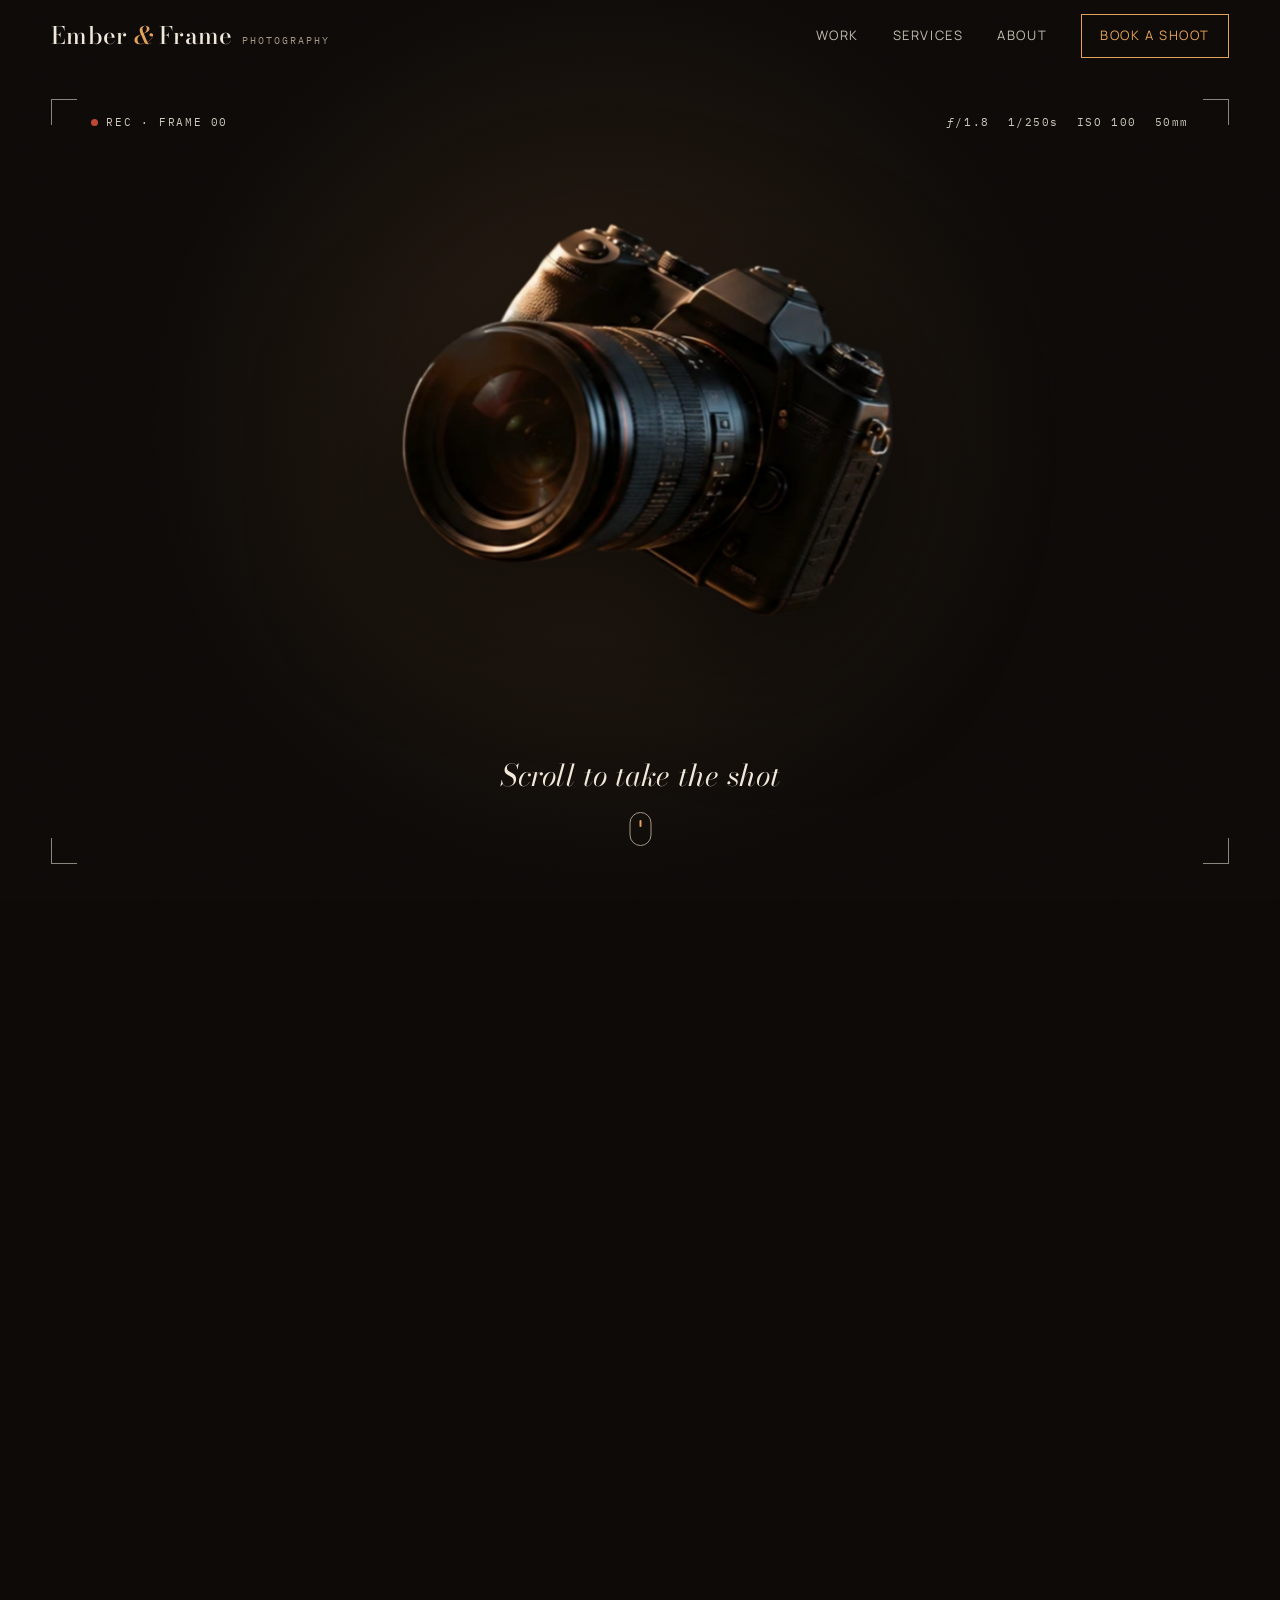
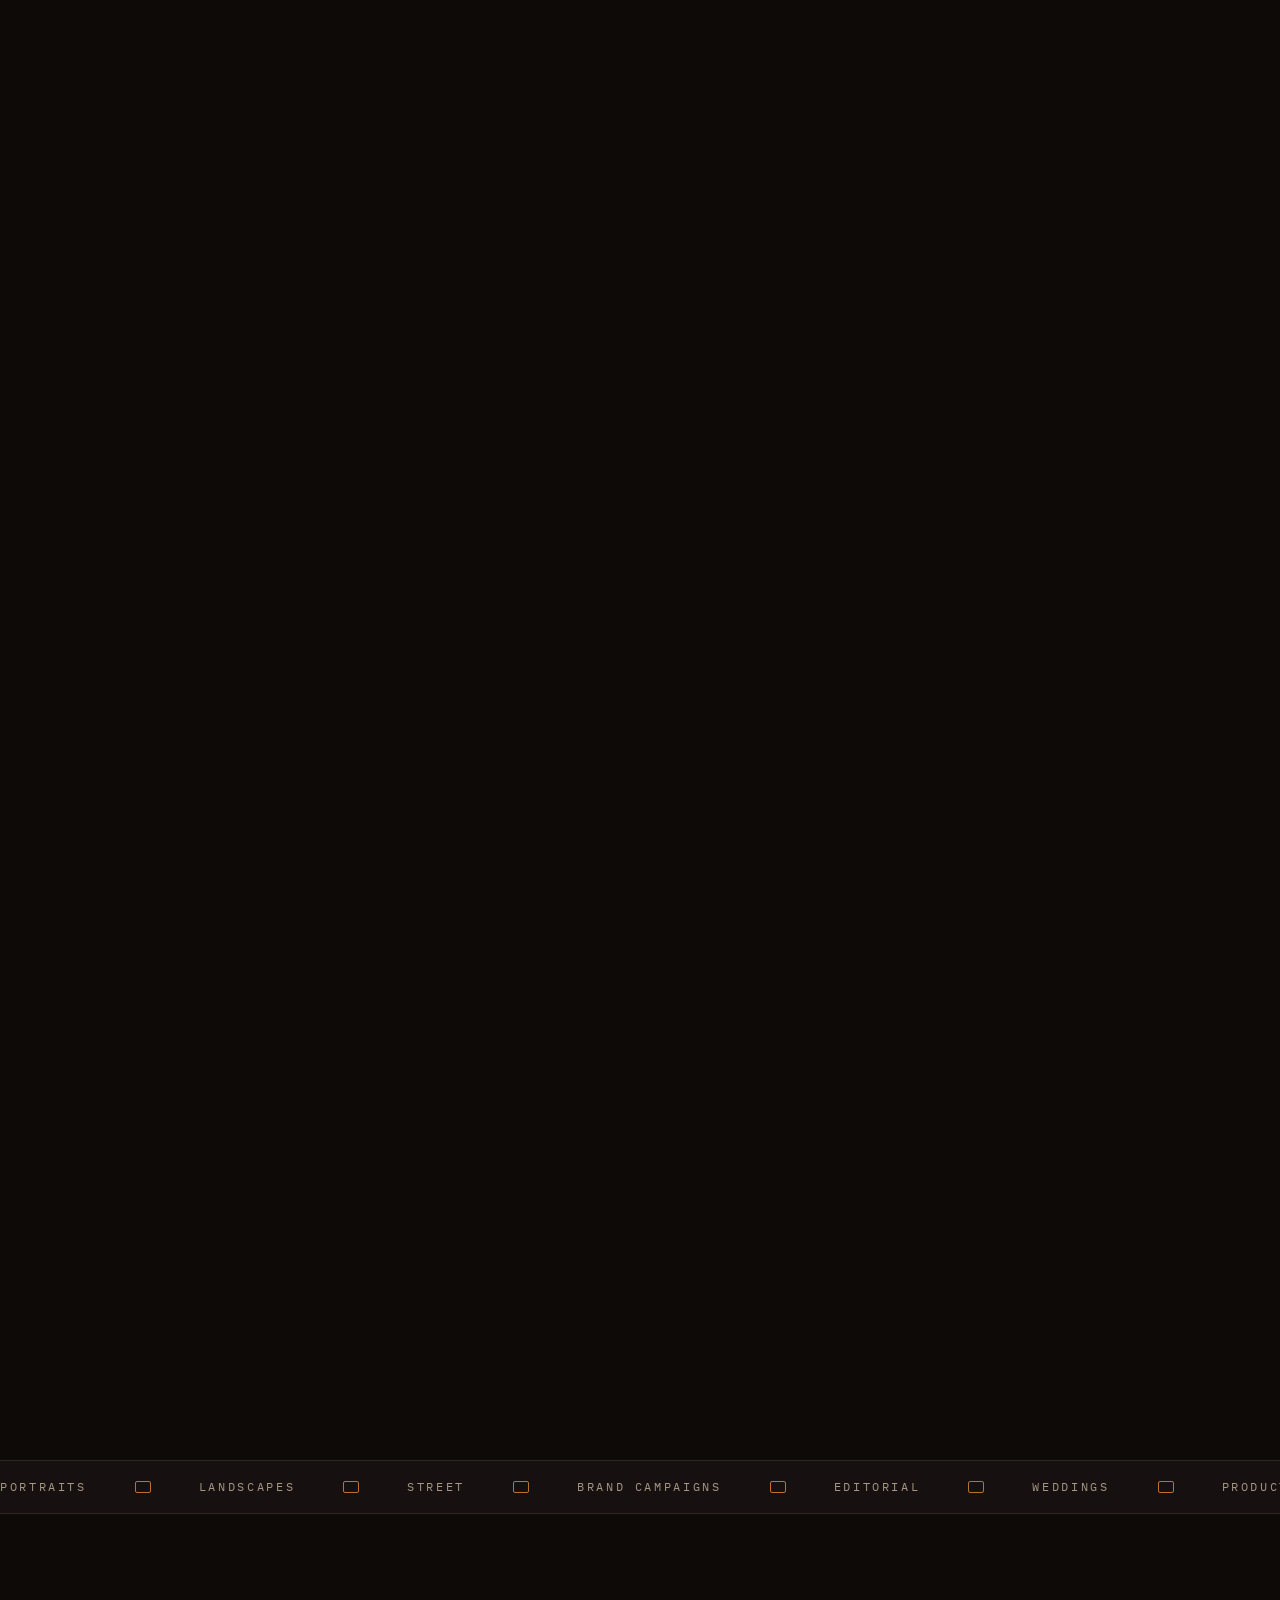
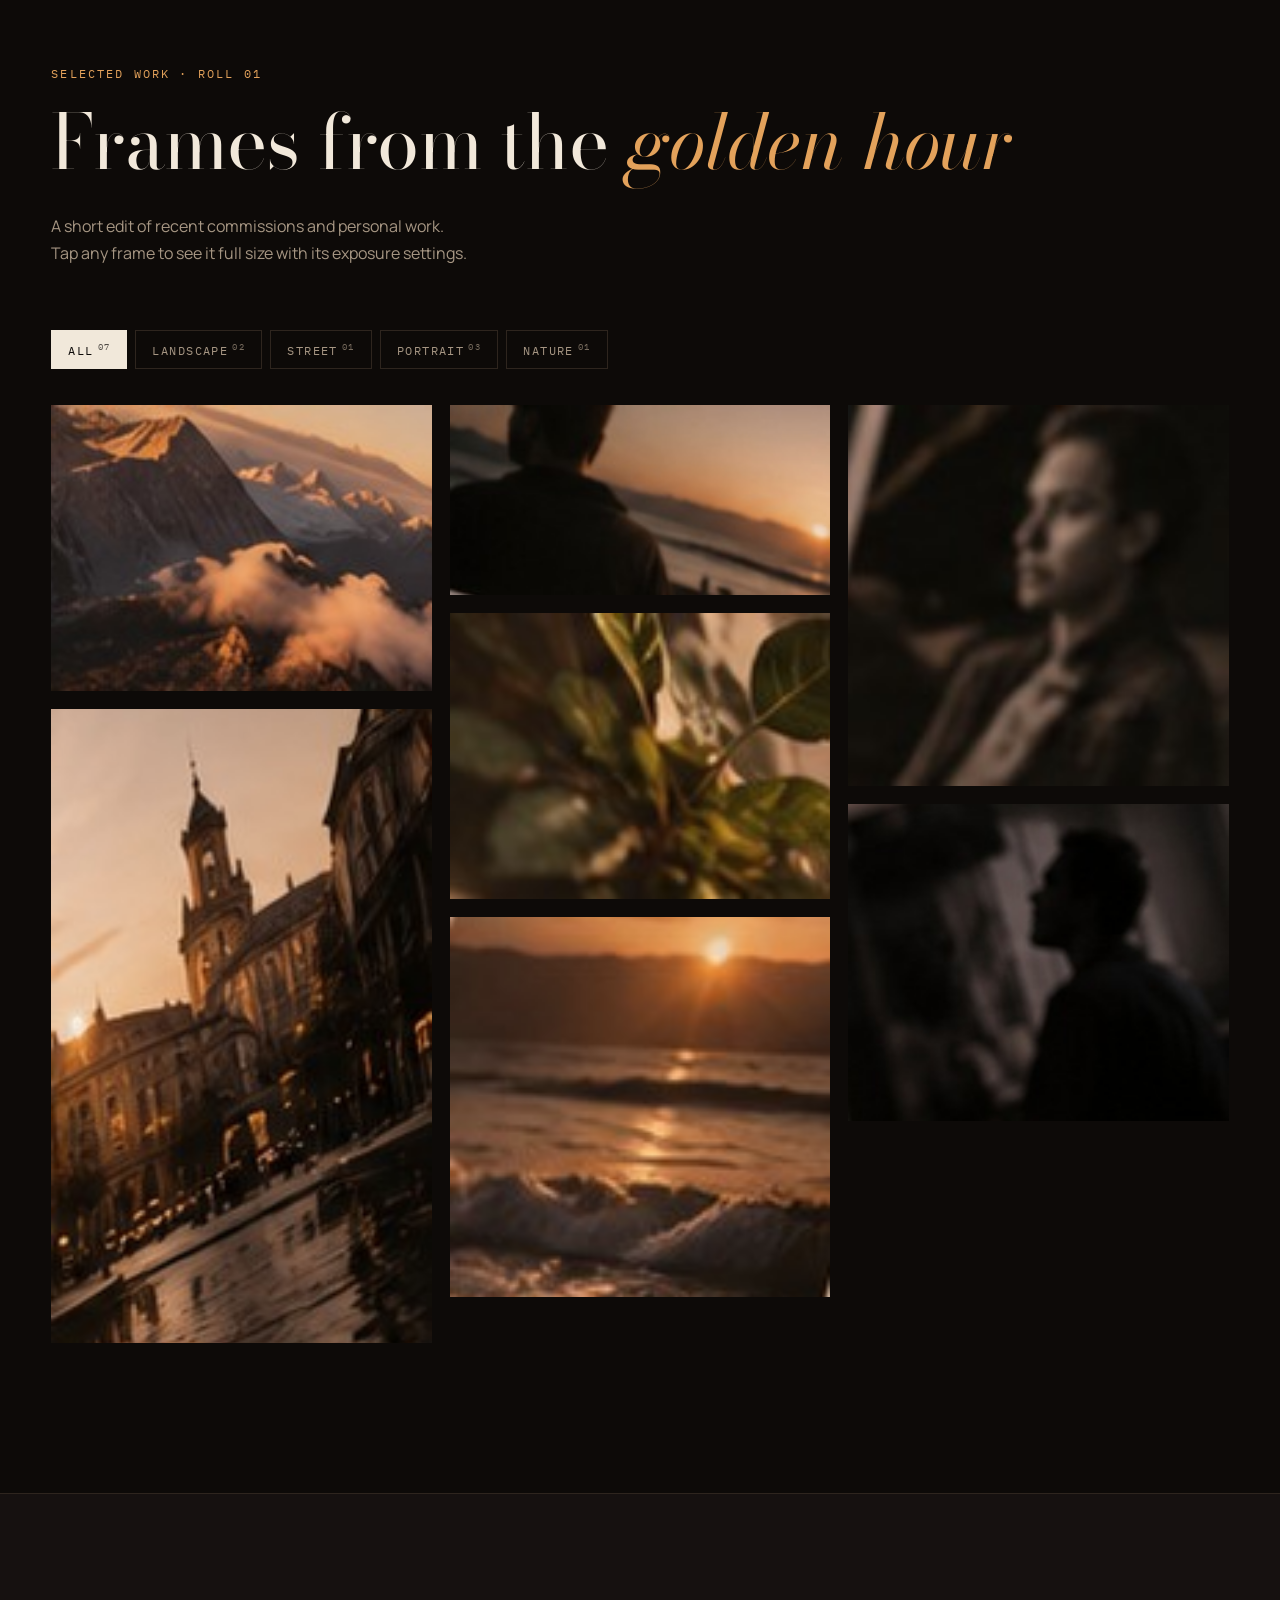
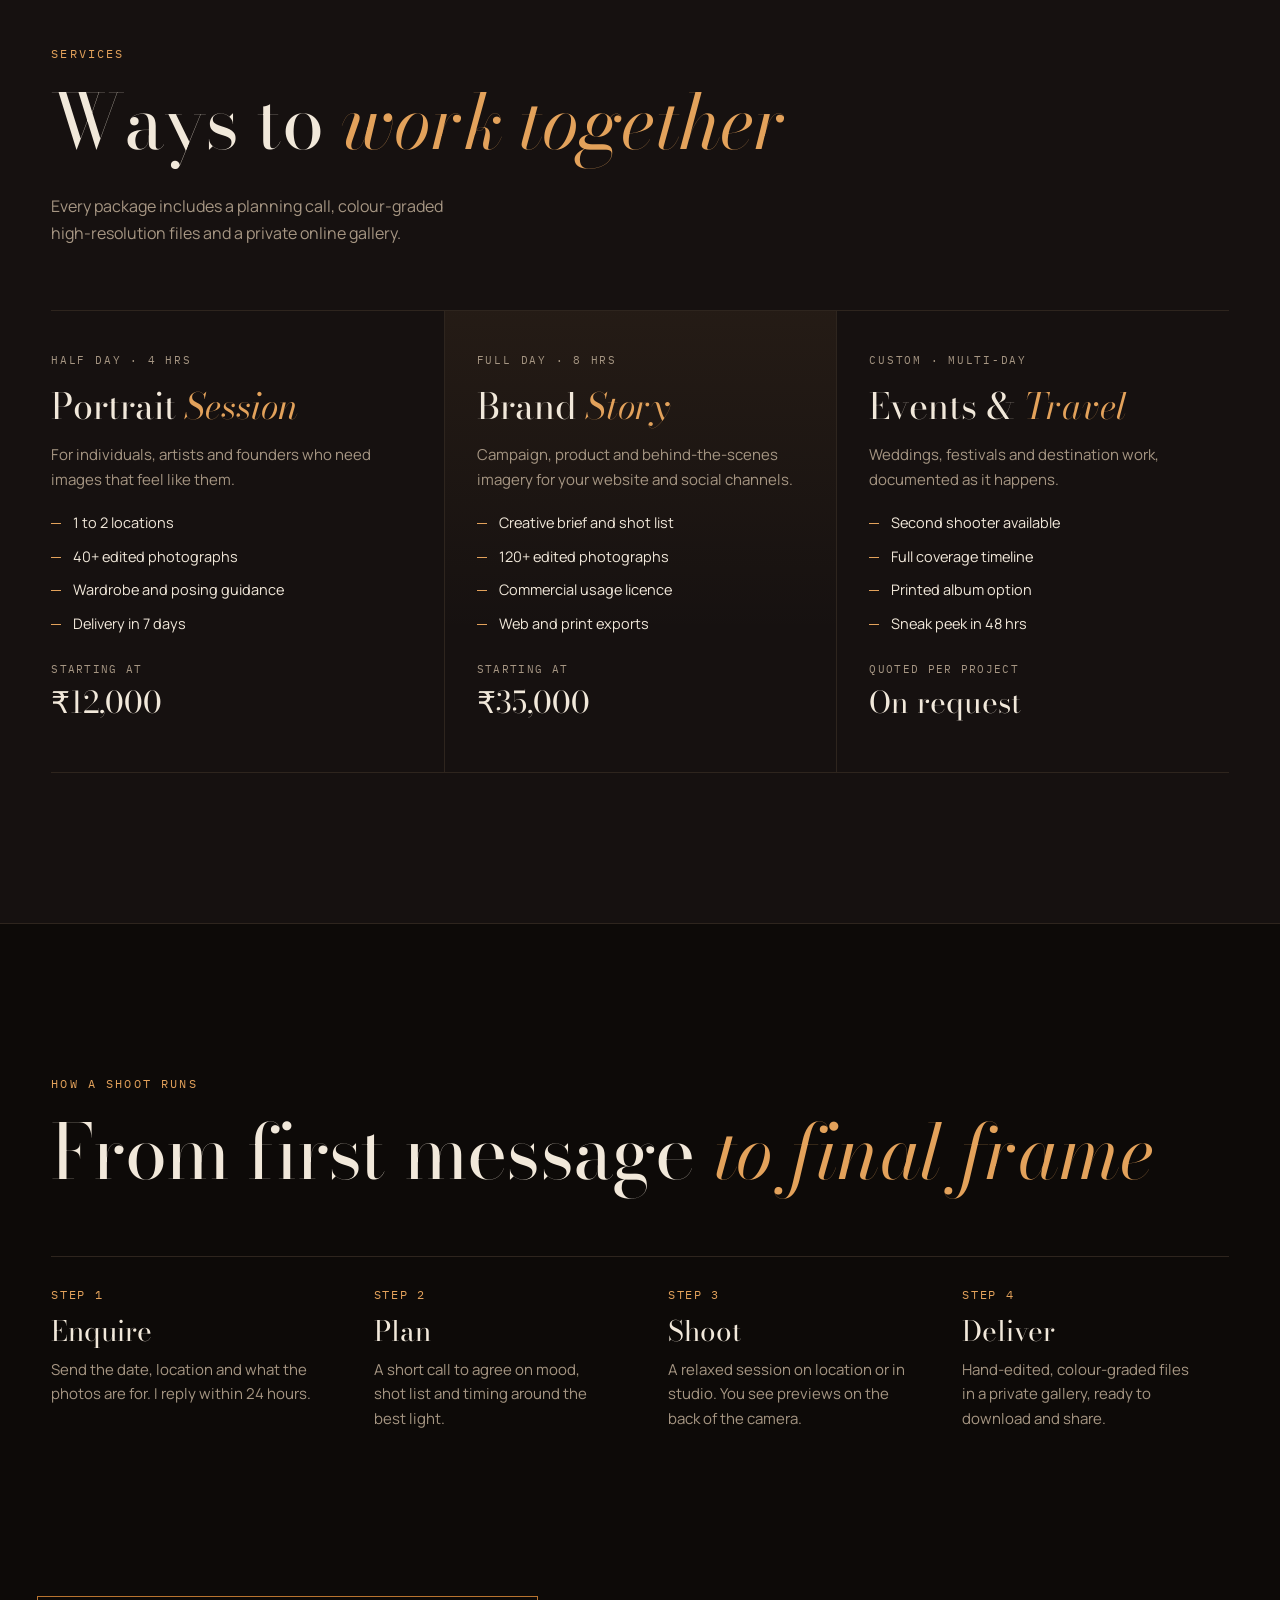
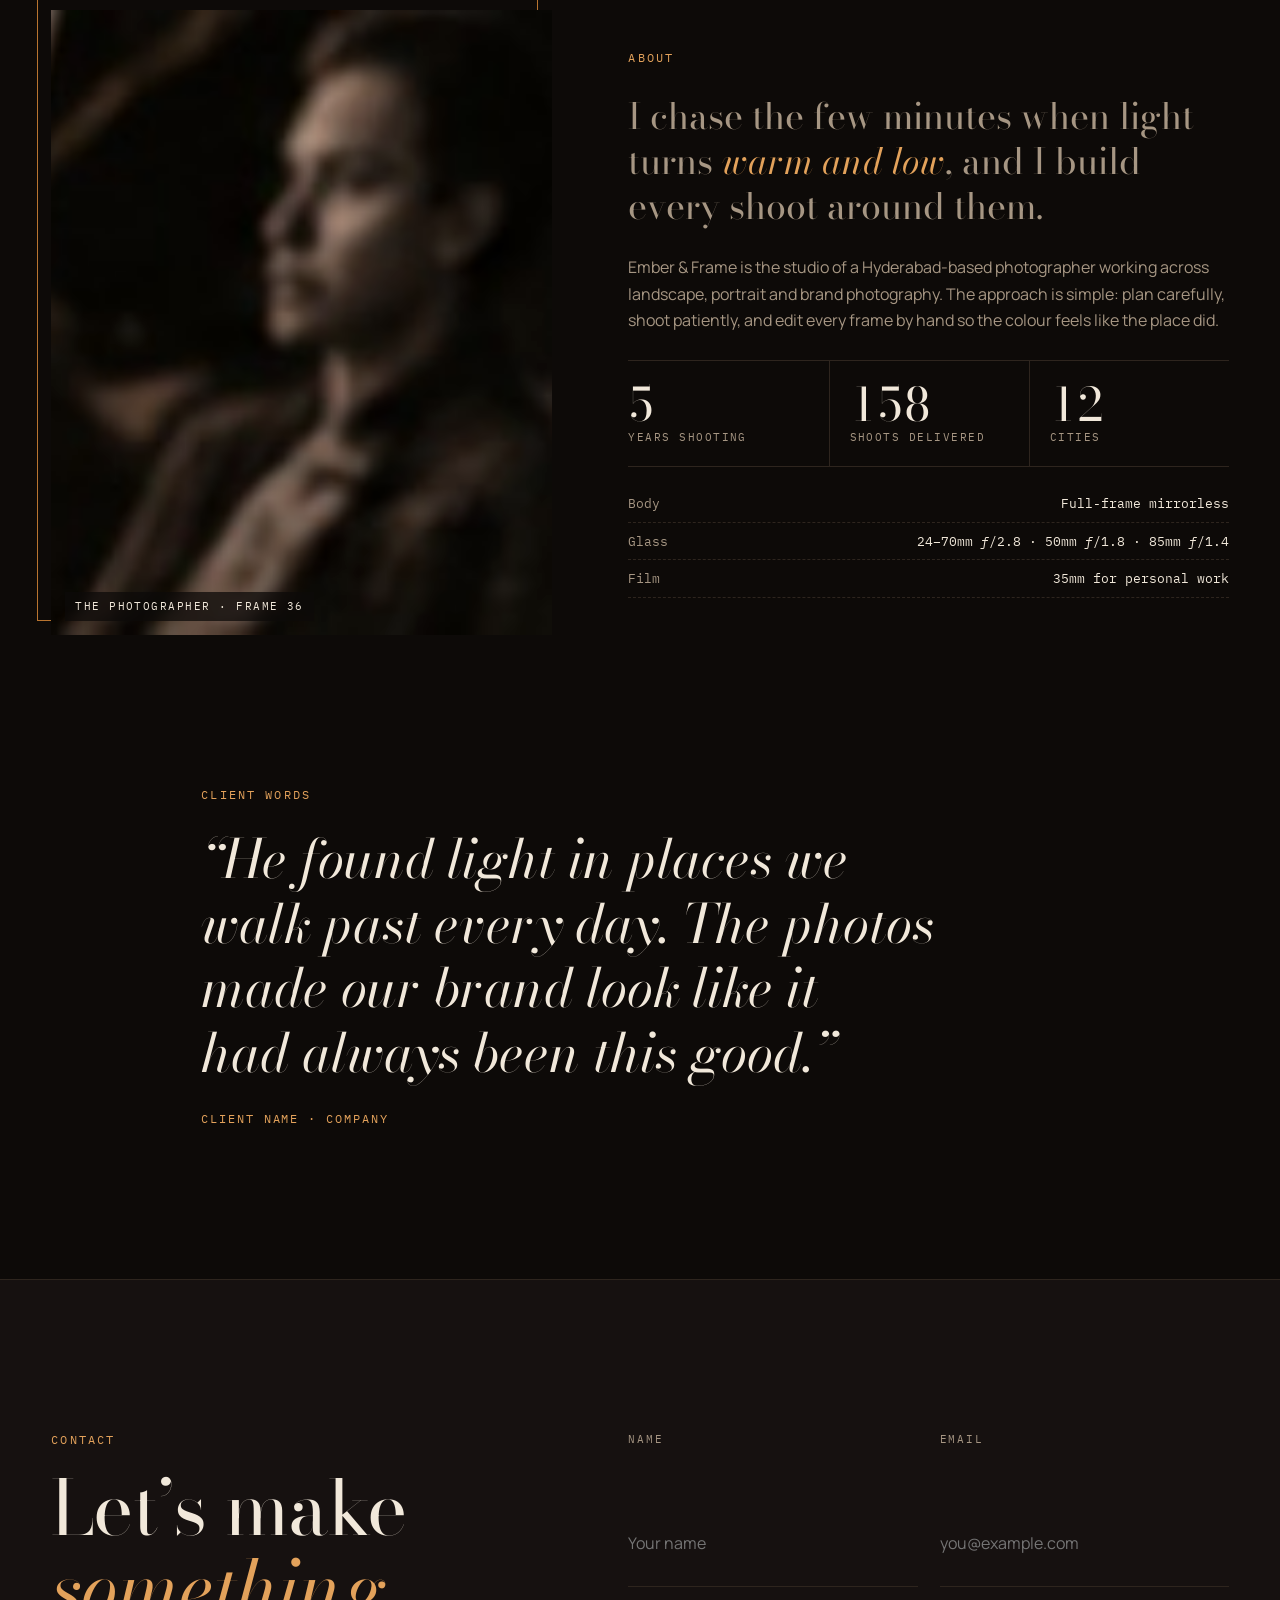
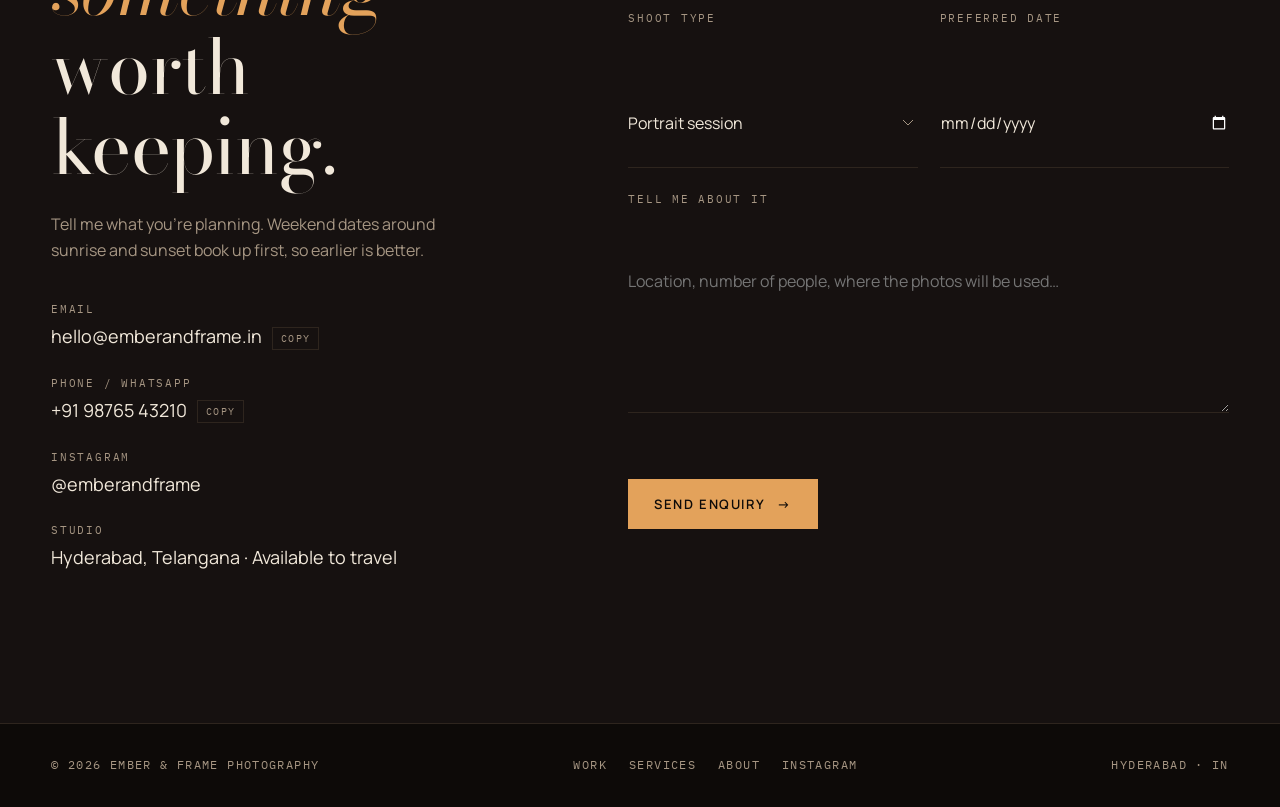
<file: index (2).html>
<!DOCTYPE html>
<html lang="en">
<head>
<meta charset="UTF-8">
<meta name="viewport" content="width=device-width, initial-scale=1, viewport-fit=cover">
<meta name="description" content="Ember & Frame: landscape, portrait and brand photography from Hyderabad.">
<title>Ember &amp; Frame Studio</title>
<link rel="preconnect" href="https://fonts.googleapis.com">
<link rel="preconnect" href="https://fonts.gstatic.com" crossorigin>
<link rel="stylesheet" href="https://fonts.googleapis.com/css2?family=Bodoni+Moda:ital,opsz,wght@0,6..96,400;0,6..96,600;1,6..96,400;1,6..96,500&family=Manrope:wght@300;400;500;600&family=IBM+Plex+Mono:wght@400;500&display=swap">
<style>
:root{
  color-scheme:dark;
  --ink:#0D0A08;
  --ink-2:#161110;
  --ink-3:#1F1915;
  --line:#2E251E;
  --paper:#F1E8DA;
  --mute:#A69683;
  --amber:#E3A25B;
  --amber-deep:#B8742F;
  --display:"Bodoni Moda","Didot","Bodoni 72",Georgia,serif;
  --body:"Manrope","Segoe UI",system-ui,sans-serif;
  --mono:"IBM Plex Mono",ui-monospace,Menlo,Consolas,monospace;
  --gutter:clamp(16px,4vw,56px);
  --max:1320px;
}
*{box-sizing:border-box}
html{scroll-behavior:smooth}
body{margin:0;background:var(--ink);color:var(--paper);font-family:var(--body);font-size:16px;line-height:1.65;-webkit-font-smoothing:antialiased;overflow-x:hidden}
img{max-width:100%;display:block}
a{color:inherit}
::selection{background:var(--amber);color:var(--ink)}
:focus-visible{outline:2px solid var(--amber);outline-offset:3px}

.grain{pointer-events:none;position:fixed;inset:0;z-index:90;opacity:.07;mix-blend-mode:overlay;background-image:url("data:image/svg+xml,%3Csvg xmlns='http://www.w3.org/2000/svg' width='160' height='160'%3E%3Cfilter id='n'%3E%3CfeTurbulence type='fractalNoise' baseFrequency='.9' numOctaves='2' stitchTiles='stitch'/%3E%3C/filter%3E%3Crect width='100%25' height='100%25' filter='url(%23n)'/%3E%3C/svg%3E")}

.wrap{max-width:var(--max);margin-inline:auto;padding-inline:var(--gutter)}
.eyebrow{font-family:var(--mono);font-size:12px;letter-spacing:.18em;text-transform:uppercase;color:var(--amber)}
.mono{font-family:var(--mono);font-variant-numeric:tabular-nums}
h1,h2,h3{font-family:var(--display);font-weight:400;margin:0;text-wrap:balance;line-height:1.05}
h2{font-size:clamp(38px,6vw,76px);letter-spacing:-.01em}
h2 em,h1 em{font-style:italic;color:var(--amber)}
p{margin:0}

/* NAV */
.nav{position:fixed;top:0;left:0;right:0;z-index:50;padding-top:env(safe-area-inset-top,0px);transition:background .4s,border-color .4s;border-bottom:1px solid transparent}
.nav.solid{background:rgba(13,10,8,.86);backdrop-filter:blur(14px);-webkit-backdrop-filter:blur(14px);border-color:var(--line)}
.nav-in{display:flex;align-items:center;justify-content:space-between;gap:24px;height:72px}
.brand{display:flex;align-items:baseline;gap:10px;text-decoration:none}
.brand b{font-family:var(--display);font-weight:500;font-size:24px;letter-spacing:.01em}
.brand b i{color:var(--amber)}
.brand span{font-family:var(--mono);font-size:10px;letter-spacing:.2em;color:var(--mute);text-transform:uppercase}
.links{display:flex;gap:34px;align-items:center}
.links a{text-decoration:none;font-size:13px;letter-spacing:.12em;text-transform:uppercase;color:var(--paper);opacity:.8;transition:opacity .2s,color .2s}
.links a:hover{opacity:1;color:var(--amber)}
.links .book{opacity:1;border:1px solid var(--amber);color:var(--amber);padding:10px 18px}
.links .book:hover{background:var(--amber);color:var(--ink)}
.burger{display:none;background:none;border:0;color:var(--paper);width:44px;height:44px;cursor:pointer;padding:10px}
.burger i{display:block;height:1.5px;background:currentColor;margin:6px 0;transition:transform .3s,opacity .3s}
.nav.open .burger i:nth-child(1){transform:translateY(7.5px) rotate(45deg)}
.nav.open .burger i:nth-child(2){opacity:0}
.nav.open .burger i:nth-child(3){transform:translateY(-7.5px) rotate(-45deg)}

/* HERO */
.hero{position:relative;height:340vh;padding:0}
.pin{position:sticky;top:0;height:100vh;height:100svh;overflow:hidden;isolation:isolate;background:var(--ink)}
.scene{position:absolute;left:50%;top:50%;width:max(100vw,177.8vh);aspect-ratio:1672/941;transform:translate(-50%,-50%)}
@media (max-aspect-ratio:1/1){.scene{width:min(235vw,177.8vh);top:40%}.full{-webkit-mask-image:linear-gradient(transparent,#000 14%,#000 82%,transparent);mask-image:linear-gradient(transparent,#000 14%,#000 82%,transparent)}}
.glow{position:absolute;left:47.8%;top:47%;width:62%;aspect-ratio:1;transform:translate(-50%,-50%);border-radius:50%;background:radial-gradient(circle,rgba(227,162,91,.22) 0%,rgba(227,162,91,.07) 35%,transparent 65%);pointer-events:none}
.full{position:absolute;inset:0;background:url("[data-uri]") center/100% 100% no-repeat;opacity:0}
.layer{position:absolute;left:calc(var(--x) / 1672 * 100%);top:calc(var(--y) / 941 * 100%);width:calc(var(--w) / 1672 * 100%);height:auto;max-width:none;will-change:transform,opacity;pointer-events:none;user-select:none}
.layer.photo{opacity:0;filter:drop-shadow(0 18px 30px rgba(0,0,0,.55))}
.layer.cam{z-index:3;filter:drop-shadow(0 30px 60px rgba(0,0,0,.7))}
.shade{position:absolute;inset:0;z-index:4;opacity:0;pointer-events:none;background:linear-gradient(180deg,rgba(13,10,8,.5) 0%,rgba(13,10,8,0) 22%,rgba(13,10,8,0) 45%,rgba(13,10,8,.92) 100%)}
.hint{position:absolute;left:50%;bottom:clamp(28px,6vh,56px);transform:translateX(-50%);z-index:5;display:grid;justify-items:center;gap:12px;font-family:var(--mono);font-size:11px;letter-spacing:.26em;text-transform:uppercase;color:var(--mute);text-align:center;white-space:nowrap}
.mouse{width:22px;height:34px;border:1.5px solid var(--mute);border-radius:12px;position:relative}
.mouse::after{content:"";position:absolute;left:50%;top:7px;width:2px;height:7px;margin-left:-1px;border-radius:2px;background:var(--amber);animation:wheel 1.6s ease-in-out infinite}
@keyframes wheel{0%{transform:translateY(0);opacity:1}70%{transform:translateY(9px);opacity:0}100%{opacity:0}}
.hint b{font-family:var(--display);font-weight:400;font-style:italic;font-size:clamp(22px,2.4vw,30px);letter-spacing:0;text-transform:none;color:var(--paper)}
.vf{z-index:5;position:absolute;inset:clamp(84px,11vh,110px) var(--gutter) clamp(24px,4vh,40px);pointer-events:none}
.vf i{position:absolute;width:26px;height:26px;border-color:rgba(241,232,218,.55);border-style:solid;border-width:0}
.vf i:nth-child(1){top:0;left:0;border-top-width:1.5px;border-left-width:1.5px}
.vf i:nth-child(2){top:0;right:0;border-top-width:1.5px;border-right-width:1.5px}
.vf i:nth-child(3){bottom:0;left:0;border-bottom-width:1.5px;border-left-width:1.5px}
.vf i:nth-child(4){bottom:0;right:0;border-bottom-width:1.5px;border-right-width:1.5px}
.rec{position:absolute;top:14px;left:40px;font-family:var(--mono);font-size:11px;letter-spacing:.16em;color:var(--paper);display:flex;align-items:center;gap:8px;opacity:.85}
.rec::before{content:"";width:7px;height:7px;border-radius:50%;background:#E0533B;animation:blink 1.6s steps(2) infinite}
@keyframes blink{50%{opacity:.15}}
.exif-bar{position:absolute;top:14px;right:40px;font-family:var(--mono);font-size:11px;letter-spacing:.14em;color:var(--paper);opacity:.85;display:flex;gap:18px}
.hero-copy{position:absolute;z-index:5;left:0;right:0;bottom:clamp(48px,8vh,90px);opacity:0;pointer-events:none}
.hero-copy.live{pointer-events:auto}
.hero-copy .wrap{display:grid;grid-template-columns:1fr auto;align-items:end;gap:32px}
.hero h1{font-size:clamp(52px,10vw,148px);letter-spacing:-.02em;line-height:.92}
.hero h1 span{display:block;overflow:hidden}
.hero h1 span b{display:block;font-weight:400;transform:translateY(calc((1 - var(--cp,0)) * 100%))}
@keyframes rise{from{transform:translateY(100%)}to{transform:none}}
.hero-side{max-width:330px;display:grid;gap:22px}
@keyframes fade{from{opacity:0;transform:translateY(12px)}to{opacity:1;transform:none}}
.hero-side p{color:rgba(241,232,218,.82);font-size:15px}
.btn{display:inline-flex;align-items:center;gap:12px;background:var(--amber);color:var(--ink);text-decoration:none;font-weight:600;font-size:13px;letter-spacing:.12em;text-transform:uppercase;padding:16px 26px;border:0;cursor:pointer;transition:background .25s,gap .25s;font-family:var(--body)}
.btn:hover{background:var(--paper);gap:18px}
.btn.ghost{background:transparent;color:var(--paper);border:1px solid rgba(241,232,218,.4)}
.btn.ghost:hover{border-color:var(--amber);color:var(--amber)}

/* FILM STRIP */
.strip{border-block:1px solid var(--line);background:var(--ink-2);overflow:hidden;padding-block:16px}
.strip-track{display:flex;gap:48px;width:max-content;animation:marquee 38s linear infinite;font-family:var(--mono);font-size:12px;letter-spacing:.22em;text-transform:uppercase;color:var(--mute)}
.strip-track span{display:flex;align-items:center;gap:48px;white-space:nowrap}
.strip-track span::after{content:"";width:14px;height:10px;border:1px solid var(--amber-deep);border-radius:2px}
@keyframes marquee{to{transform:translateX(-50%)}}

section{padding-block:clamp(80px,12vw,150px)}
.head{display:flex;justify-content:space-between;align-items:end;gap:32px;flex-wrap:wrap;margin-bottom:clamp(40px,6vw,64px)}
.head .eyebrow{margin-bottom:18px;display:block}
.head p.lead{max-width:420px;color:var(--mute)}

/* WORK */
.filters{display:flex;gap:8px;flex-wrap:wrap;margin-bottom:36px}
.chip{background:none;border:1px solid var(--line);color:var(--mute);font-family:var(--mono);font-size:12px;letter-spacing:.12em;text-transform:uppercase;padding:10px 16px;cursor:pointer;transition:all .2s}
.chip:hover{color:var(--paper);border-color:var(--mute)}
.chip[aria-pressed="true"]{background:var(--paper);color:var(--ink);border-color:var(--paper)}
.chip sup{font-size:9px;margin-left:4px;opacity:.7}
.grid{columns:3 300px;column-gap:18px}
.shot{break-inside:avoid;margin:0 0 18px;position:relative;overflow:hidden;cursor:zoom-in;background:var(--ink-3);transition:opacity .4s}
.shot[hidden]{display:none!important}
.shot img{width:100%;height:auto;aspect-ratio:var(--ar);object-fit:cover;transition:transform 1.1s cubic-bezier(.2,.7,.1,1),filter .6s;filter:saturate(.92)}
.shot:hover img{transform:scale(1.045);filter:saturate(1.08)}
.shot figcaption{position:absolute;left:0;right:0;bottom:0;padding:48px 18px 16px;background:linear-gradient(transparent,rgba(13,10,8,.88));display:flex;justify-content:space-between;align-items:end;gap:12px;transform:translateY(8px);opacity:0;transition:all .45s}
.shot:hover figcaption,.shot:focus-visible figcaption{opacity:1;transform:none}
.shot figcaption h3{font-size:22px;font-style:italic}
.shot figcaption small{display:block;font-family:var(--mono);font-size:10.5px;letter-spacing:.12em;color:var(--amber);text-transform:uppercase;margin-top:4px}
.shot .no{font-family:var(--mono);font-size:11px;color:var(--mute);white-space:nowrap}
@media (hover:none){.shot figcaption{opacity:1;transform:none}}

/* SERVICES */
.services{background:var(--ink-2);border-block:1px solid var(--line)}
.pkgs{display:grid;grid-template-columns:repeat(auto-fit,minmax(270px,1fr));border-top:1px solid var(--line)}
.pkg{padding:40px 32px 44px 0;display:grid;gap:18px;align-content:start;border-bottom:1px solid var(--line)}
.pkg + .pkg{padding-left:32px;border-left:1px solid var(--line)}
.pkg .tag{font-family:var(--mono);font-size:11px;letter-spacing:.16em;color:var(--mute);text-transform:uppercase}
.pkg h3{font-size:36px}
.pkg h3 em{color:var(--amber)}
.pkg p{color:var(--mute);font-size:15px}
.pkg ul{list-style:none;margin:0;padding:0;display:grid;gap:10px;font-size:14.5px}
.pkg li{display:flex;gap:12px}
.pkg li::before{content:"";flex:none;width:10px;height:1px;background:var(--amber);margin-top:12px}
.price{font-family:var(--display);font-size:30px;margin-top:6px}
.price small{font-family:var(--mono);font-size:11px;color:var(--mute);letter-spacing:.12em;display:block;text-transform:uppercase}
.pkg.feature{background:linear-gradient(180deg,rgba(227,162,91,.07),transparent 70%)}

/* PROCESS */
.steps{display:grid;grid-template-columns:repeat(auto-fit,minmax(220px,1fr));gap:0;counter-reset:s}
.step{padding:28px 28px 28px 0;border-top:1px solid var(--line);display:grid;gap:12px;align-content:start}
.step + .step{padding-left:28px}
.step .n{font-family:var(--mono);font-size:12px;color:var(--amber);letter-spacing:.14em}
.step h3{font-size:28px}
.step p{color:var(--mute);font-size:15px}

/* ABOUT */
.about-grid{display:grid;grid-template-columns:minmax(0,5fr) minmax(0,6fr);gap:clamp(36px,6vw,90px);align-items:center}
.portrait{position:relative}
.portrait img{width:100%;aspect-ratio:4/5;object-fit:cover;filter:grayscale(.2) contrast(1.05)}
.portrait::before{content:"";position:absolute;inset:-14px 14px 14px -14px;border:1px solid var(--amber-deep);z-index:-1}
.portrait .cap{position:absolute;left:14px;bottom:14px;font-family:var(--mono);font-size:10.5px;letter-spacing:.14em;background:rgba(13,10,8,.75);padding:6px 10px;text-transform:uppercase}
.about-copy{display:grid;gap:26px}
.about-copy .big{font-family:var(--display);font-size:clamp(26px,3vw,36px);line-height:1.25}
.about-copy .big em{color:var(--amber)}
.about-copy p{color:var(--mute);max-width:60ch}
.stats{display:grid;grid-template-columns:repeat(3,1fr);border-block:1px solid var(--line)}
.stats div{padding:20px 0;display:grid;gap:2px}
.stats div + div{padding-left:20px;border-left:1px solid var(--line)}
.stats b{font-family:var(--display);font-weight:400;font-size:clamp(32px,4vw,46px);line-height:1}
.stats span{font-family:var(--mono);font-size:10.5px;letter-spacing:.14em;color:var(--mute);text-transform:uppercase}
.kit{font-family:var(--mono);font-size:12.5px;color:var(--mute);display:grid;gap:8px}
.kit div{display:flex;justify-content:space-between;gap:16px;border-bottom:1px dashed var(--line);padding-bottom:8px}
.kit div span:last-child{color:var(--paper);text-align:right}

/* TESTIMONIAL placeholder */
.quote{text-align:left;max-width:980px}
.quote blockquote{margin:0;font-family:var(--display);font-style:italic;font-size:clamp(28px,4.2vw,54px);line-height:1.2;text-wrap:balance}
.quote cite{display:block;margin-top:24px;font-style:normal;font-family:var(--mono);font-size:12px;letter-spacing:.16em;color:var(--amber);text-transform:uppercase}

/* CONTACT */
.contact{background:var(--ink-2);border-top:1px solid var(--line)}
.contact-grid{display:grid;grid-template-columns:minmax(0,5fr) minmax(0,6fr);gap:clamp(36px,6vw,90px)}
.contact h2{margin-bottom:24px}
.info{display:grid;gap:22px;margin-top:36px}
.info div{display:grid;gap:4px}
.info small{font-family:var(--mono);font-size:11px;letter-spacing:.16em;color:var(--mute);text-transform:uppercase}
.info a,.info span{font-size:18px;text-decoration:none;word-break:break-word}
.info a:hover{color:var(--amber)}
.copy{background:none;border:1px solid var(--line);color:var(--mute);font-family:var(--mono);font-size:10px;letter-spacing:.12em;padding:4px 8px;margin-left:10px;cursor:pointer;vertical-align:middle;text-transform:uppercase}
.copy:hover{color:var(--amber);border-color:var(--amber)}
form{display:grid;gap:22px}
.row{display:grid;grid-template-columns:1fr 1fr;gap:22px}
label{display:grid;gap:8px;font-family:var(--mono);font-size:11px;letter-spacing:.16em;color:var(--mute);text-transform:uppercase}
input,select,textarea{background:transparent;border:0;border-bottom:1px solid var(--line);color:var(--paper);font-family:var(--body);font-size:16px;padding:10px 0;border-radius:0;width:100%;transition:border-color .2s;text-transform:none;letter-spacing:0}
select{appearance:none;background:url("data:image/svg+xml,%3Csvg xmlns='http://www.w3.org/2000/svg' width='12' height='8'%3E%3Cpath d='M1 1l5 5 5-5' stroke='%23A69683' fill='none'/%3E%3C/svg%3E") right 4px center no-repeat;cursor:pointer}
select option{background:var(--ink-2)}
textarea{resize:vertical;min-height:110px}
input:focus,select:focus,textarea:focus{outline:none;border-color:var(--amber)}
.note{font-size:14px;color:var(--amber);min-height:1.4em}

footer{border-top:1px solid var(--line);padding-block:32px}
.foot{display:flex;justify-content:space-between;gap:20px;flex-wrap:wrap;align-items:center;font-family:var(--mono);font-size:11.5px;letter-spacing:.12em;color:var(--mute);text-transform:uppercase}
.foot nav{display:flex;gap:22px;flex-wrap:wrap}
.foot a{text-decoration:none}
.foot a:hover{color:var(--amber)}

/* LIGHTBOX */
.lb{position:fixed;inset:0;z-index:100;background:rgba(8,6,5,.96);display:grid;grid-template-rows:auto 1fr auto;padding:calc(env(safe-area-inset-top,0px) + 16px) var(--gutter) calc(env(safe-area-inset-bottom,0px) + 16px)}
.lb[hidden]{display:none!important}
.lb-top,.lb-bot{display:flex;justify-content:space-between;align-items:center;gap:16px;font-family:var(--mono);font-size:12px;letter-spacing:.14em;color:var(--mute);text-transform:uppercase}
.lb-stage{display:grid;place-items:center;min-height:0;position:relative}
.lb-stage img{max-height:78vh;max-width:100%;width:auto;object-fit:contain;box-shadow:0 30px 80px rgba(0,0,0,.6)}
.lb button{background:none;border:1px solid var(--line);color:var(--paper);width:48px;height:48px;cursor:pointer;font-size:18px;display:grid;place-items:center;transition:all .2s}
.lb button:hover{border-color:var(--amber);color:var(--amber)}
.lb-title{font-family:var(--display);font-style:italic;font-size:24px;color:var(--paper);text-transform:none;letter-spacing:0}
.lb-nav{display:flex;gap:8px}

.reveal{transition:opacity 1s,transform 1s cubic-bezier(.2,.7,.1,1)}
.js .reveal.pre{opacity:.001;transform:translateY(30px)}

@media (max-width:900px){
  .links{position:fixed;inset:calc(72px + env(safe-area-inset-top,0px)) 0 auto 0;flex-direction:column;align-items:flex-start;gap:0;background:var(--ink);border-bottom:1px solid var(--line);padding:8px var(--gutter) 24px;transform:translateY(-8px);opacity:0;pointer-events:none;transition:all .3s}
  .links a{padding:16px 0;width:100%;border-bottom:1px solid var(--line);font-size:14px}
  .links .book{margin-top:16px;text-align:center;border-bottom:1px solid var(--amber)}
  .nav.open .links{opacity:1;transform:none;pointer-events:auto}
  .nav.open{background:var(--ink)}
  .burger{display:block}
  .hero-copy .wrap{grid-template-columns:1fr}
  .exif-bar span:nth-child(n+3){display:none}
  .about-grid,.contact-grid{grid-template-columns:1fr}
  .portrait{max-width:440px}
  .pkg,.pkg + .pkg{padding:32px 0;border-left:0}
  .step,.step + .step{padding:24px 0}
}
@media (max-width:560px){
  .row{grid-template-columns:1fr}
  .rec{left:20px}.exif-bar{right:20px;gap:12px}
  .exif-bar span:nth-child(n+2){display:none}
  .stats div + div{padding-left:12px}
  .hero-side .btn{width:100%;justify-content:center}
  .hero-img{background-position:58% 20%}
  .hero::after{background:linear-gradient(180deg,rgba(13,10,8,.55) 0%,rgba(13,10,8,0) 18%,rgba(13,10,8,.15) 30%,rgba(13,10,8,.94) 62%,rgba(13,10,8,.98) 100%)}
  }
@media (prefers-reduced-motion:reduce){
  *,*::before,*::after{animation:none!important;transition:none!important}
  html{scroll-behavior:auto}
}
</style>
</head>
<body>
<div class="grain" aria-hidden="true"></div>

<header class="nav" id="nav">
  <div class="wrap nav-in">
    <a href="#top" class="brand" aria-label="Ember and Frame, home"><b>Ember <i>&amp;</i> Frame</b><span>Photography</span></a>
    <nav class="links" id="links">
      <a href="#work">Work</a>
      <a href="#services">Services</a>
      <a href="#about">About</a>
      <a href="#contact" class="book">Book a shoot</a>
    </nav>
    <button class="burger" id="burger" aria-label="Open menu" aria-expanded="false" aria-controls="links"><i></i><i></i><i></i></button>
  </div>
</header>

<main id="top">
  <section class="hero" id="hero" aria-label="Introduction">
    <div class="pin">
      <div class="scene" id="scene" role="img" aria-label="A camera floating in the dark; photographs fly out of it as you scroll">
        <div class="glow" id="glow"></div>
        <div class="full" id="full"></div>
        <img class="layer photo" data-k="portrait" style="--x:792;--y:0;--w:200" src="[data-uri]" alt="">
        <img class="layer photo" data-k="mountain" style="--x:328;--y:68;--w:297" src="[data-uri]" alt="">
        <img class="layer photo" data-k="city" style="--x:1272;--y:24;--w:249" src="[data-uri]" alt="">
        <img class="layer photo" data-k="shore" style="--x:1138;--y:355;--w:315" src="[data-uri]" alt="">
        <img class="layer photo" data-k="leaf" style="--x:165;--y:452;--w:313" src="[data-uri]" alt="">
        <img class="layer photo" data-k="ocean" style="--x:561;--y:635;--w:234" src="[data-uri]" alt="">
        <img class="layer photo" data-k="figure" style="--x:919;--y:655;--w:421" src="[data-uri]" alt="">
        <img class="layer cam" id="cam" style="--x:600;--y:110;--w:570" src="[data-uri]" alt="">
      </div>
      <div class="shade" id="shade"></div>
      <div class="vf" aria-hidden="true">
      <i></i><i></i><i></i><i></i>
      <div class="rec">REC · FRAME <span id="frameNo">00</span></div>
      <div class="exif-bar"><span>ƒ/1.8</span><span>1/250s</span><span>ISO 100</span><span>50mm</span></div>
    </div>
      <div class="hint" id="hint" aria-hidden="true"><b>Scroll to take the shot</b><span class="mouse"></span></div>
      <div class="hero-copy">
      <div class="wrap">
        <h1><span><b>Light,</b></span><span><b><em>held still.</em></b></span></h1>
        <div class="hero-side">
          <p>Landscape, portrait and street photography made in the last hour of light. Based in Hyderabad, shooting wherever the story is.</p>
          <div style="display:flex;gap:12px;flex-wrap:wrap">
            <a class="btn" href="#work">View the work <span aria-hidden="true">→</span></a>
            <a class="btn ghost" href="#contact">Enquire</a>
          </div>
        </div>
      </div>
    </div>
    </div>
  </section>

  <div class="strip" aria-hidden="true">
    <div class="strip-track">
      <span>Portraits</span><span>Landscapes</span><span>Street</span><span>Brand campaigns</span><span>Editorial</span><span>Weddings</span><span>Product</span><span>Travel</span>
      <span>Portraits</span><span>Landscapes</span><span>Street</span><span>Brand campaigns</span><span>Editorial</span><span>Weddings</span><span>Product</span><span>Travel</span>
    </div>
  </div>

  <section id="work">
    <div class="wrap">
      <div class="head reveal">
        <div>
          <span class="eyebrow">Selected work · Roll 01</span>
          <h2>Frames from the <em>golden hour</em></h2>
        </div>
        <p class="lead">A short edit of recent commissions and personal work. Tap any frame to see it full size with its exposure settings.</p>
      </div>

      <div class="filters" role="group" aria-label="Filter photographs" id="filters"></div>
      <div class="grid" id="grid"></div>
    </div>
  </section>

  <section id="services" class="services">
    <div class="wrap">
      <div class="head reveal">
        <div>
          <span class="eyebrow">Services</span>
          <h2>Ways to <em>work together</em></h2>
        </div>
        <p class="lead">Every package includes a planning call, colour-graded high-resolution files and a private online gallery.</p>
      </div>
      <div class="pkgs reveal">
        <article class="pkg">
          <span class="tag">Half day · 4 hrs</span>
          <h3>Portrait <em>Session</em></h3>
          <p>For individuals, artists and founders who need images that feel like them.</p>
          <ul><li>1 to 2 locations</li><li>40+ edited photographs</li><li>Wardrobe and posing guidance</li><li>Delivery in 7 days</li></ul>
          <div class="price"><small>Starting at</small>₹12,000</div>
        </article>
        <article class="pkg feature">
          <span class="tag">Full day · 8 hrs</span>
          <h3>Brand <em>Story</em></h3>
          <p>Campaign, product and behind-the-scenes imagery for your website and social channels.</p>
          <ul><li>Creative brief and shot list</li><li>120+ edited photographs</li><li>Commercial usage licence</li><li>Web and print exports</li></ul>
          <div class="price"><small>Starting at</small>₹35,000</div>
        </article>
        <article class="pkg">
          <span class="tag">Custom · Multi-day</span>
          <h3>Events &amp; <em>Travel</em></h3>
          <p>Weddings, festivals and destination work, documented as it happens.</p>
          <ul><li>Second shooter available</li><li>Full coverage timeline</li><li>Printed album option</li><li>Sneak peek in 48 hrs</li></ul>
          <div class="price"><small>Quoted per project</small>On request</div>
        </article>
      </div>
    </div>
  </section>

  <section id="process">
    <div class="wrap">
      <div class="head reveal">
        <div>
          <span class="eyebrow">How a shoot runs</span>
          <h2>From first message <em>to final frame</em></h2>
        </div>
      </div>
      <div class="steps reveal">
        <div class="step"><span class="n">STEP 1</span><h3>Enquire</h3><p>Send the date, location and what the photos are for. I reply within 24 hours.</p></div>
        <div class="step"><span class="n">STEP 2</span><h3>Plan</h3><p>A short call to agree on mood, shot list and timing around the best light.</p></div>
        <div class="step"><span class="n">STEP 3</span><h3>Shoot</h3><p>A relaxed session on location or in studio. You see previews on the back of the camera.</p></div>
        <div class="step"><span class="n">STEP 4</span><h3>Deliver</h3><p>Hand-edited, colour-graded files in a private gallery, ready to download and share.</p></div>
      </div>
    </div>
  </section>

  <section id="about" style="padding-top:0">
    <div class="wrap about-grid">
      <figure class="portrait reveal" style="margin:0">
        <img src="[data-uri]" alt="Portrait of the photographer">
        <span class="cap">The photographer · Frame 36</span>
      </figure>
      <div class="about-copy reveal">
        <span class="eyebrow">About</span>
        <p class="big">I chase the few minutes when light turns <em>warm and low</em>, and I build every shoot around them.</p>
        <p>Ember &amp; Frame is the studio of a Hyderabad-based photographer working across landscape, portrait and brand photography. The approach is simple: plan carefully, shoot patiently, and edit every frame by hand so the colour feels like the place did.</p>
        <div class="stats">
          <div><b class="mono" data-count="6">6</b><span>Years shooting</span></div>
          <div><b class="mono" data-count="180">180</b><span>Shoots delivered</span></div>
          <div><b class="mono" data-count="14">14</b><span>Cities</span></div>
        </div>
        <div class="kit">
          <div><span>Body</span><span>Full-frame mirrorless</span></div>
          <div><span>Glass</span><span>24–70mm ƒ/2.8 · 50mm ƒ/1.8 · 85mm ƒ/1.4</span></div>
          <div><span>Film</span><span>35mm for personal work</span></div>
        </div>
      </div>
    </div>
  </section>

  <section style="padding-top:0">
    <div class="wrap quote reveal">
      <span class="eyebrow" style="display:block;margin-bottom:22px">Client words</span>
      <blockquote>“He found light in places we walk past every day. The photos made our brand look like it had always been this good.”</blockquote>
      <cite>Client name · Company</cite>
    </div>
  </section>

  <section id="contact" class="contact">
    <div class="wrap contact-grid">
      <div class="reveal">
        <span class="eyebrow" style="display:block;margin-bottom:18px">Contact</span>
        <h2>Let’s make <em>something</em> worth keeping.</h2>
        <p style="color:var(--mute);max-width:44ch">Tell me what you’re planning. Weekend dates around sunrise and sunset book up first, so earlier is better.</p>
        <div class="info">
          <div><small>Email</small><span><a href="mailto:hello@emberandframe.in" id="mail">hello@emberandframe.in</a><button class="copy" type="button" data-copy="hello@emberandframe.in">Copy</button></span></div>
          <div><small>Phone / WhatsApp</small><span>+91 98765 43210<button class="copy" type="button" data-copy="+91 98765 43210">Copy</button></span></div>
          <div><small>Instagram</small><a href="https://instagram.com/" target="_blank" rel="noopener">@emberandframe</a></div>
          <div><small>Studio</small><span>Hyderabad, Telangana · Available to travel</span></div>
        </div>
      </div>
      <form id="form" class="reveal" novalidate>
        <div class="row">
          <label for="f-name">Name<input id="f-name" name="name" required autocomplete="name" placeholder="Your name"></label>
          <label for="f-email">Email<input id="f-email" name="email" type="email" required autocomplete="email" placeholder="you@example.com"></label>
        </div>
        <div class="row">
          <label for="f-type">Shoot type
            <select id="f-type" name="type">
              <option>Portrait session</option><option>Brand story</option><option>Event or wedding</option><option>Travel or landscape</option><option>Something else</option>
            </select>
          </label>
          <label for="f-date">Preferred date<input id="f-date" name="date" type="date"></label>
        </div>
        <label for="f-msg">Tell me about it<textarea id="f-msg" name="message" required placeholder="Location, number of people, where the photos will be used…"></textarea></label>
        <div style="display:flex;align-items:center;gap:20px;flex-wrap:wrap">
          <button class="btn" type="submit">Send enquiry <span aria-hidden="true">→</span></button>
          <p class="note" id="note" role="status"></p>
        </div>
      </form>
    </div>
  </section>
</main>

<footer>
  <div class="wrap foot">
    <span>© <span id="yr">2026</span> Ember &amp; Frame Photography</span>
    <nav><a href="#work">Work</a><a href="#services">Services</a><a href="#about">About</a><a href="https://instagram.com/" target="_blank" rel="noopener">Instagram</a></nav>
    <span>Hyderabad · IN</span>
  </div>
</footer>

<div class="lb" id="lb" hidden role="dialog" aria-modal="true" aria-label="Photo viewer">
  <div class="lb-top"><span id="lb-count">01 / 07</span><button id="lb-close" aria-label="Close viewer">✕</button></div>
  <div class="lb-stage"><img id="lb-img" alt=""></div>
  <div class="lb-bot">
    <div><div class="lb-title" id="lb-title"></div><div id="lb-exif"></div></div>
    <div class="lb-nav"><button id="lb-prev" aria-label="Previous photo">←</button><button id="lb-next" aria-label="Next photo">→</button></div>
  </div>
</div>

<script>
document.documentElement.classList.add("js");

const PHOTOS = [
  {src:"[data-uri]", title:"Above the cloud line", cat:"Landscape", place:"Himalayas", exif:"ƒ/8 · 1/320s · ISO 100 · 24mm", ar:"4/3"},
  {src:"[data-uri]", title:"Old town, after rain", cat:"Street", place:"Europe", exif:"ƒ/2.8 · 1/125s · ISO 400 · 35mm", ar:"3/5"},
  {src:"[data-uri]", title:"Waiting for the sun", cat:"Portrait", place:"Goa", exif:"ƒ/2 · 1/500s · ISO 100 · 50mm", ar:"2/1"},
  {src:"[data-uri]", title:"New growth", cat:"Nature", place:"Coorg", exif:"ƒ/2.8 · 1/200s · ISO 200 · 100mm", ar:"4/3"},
  {src:"[data-uri]", title:"Last light on the water", cat:"Landscape", place:"Gokarna", exif:"ƒ/11 · 1/60s · ISO 100 · 70mm", ar:"1/1"},
  {src:"[data-uri]", title:"Quiet study", cat:"Portrait", place:"Hyderabad", exif:"ƒ/1.4 · 1/160s · ISO 800 · 85mm", ar:"1/1"},
  {src:"[data-uri]", title:"Window light", cat:"Portrait", place:"Studio", exif:"ƒ/1.8 · 1/100s · ISO 640 · 50mm", ar:"6/5"}
];

const $ = s => document.querySelector(s);
const pad = n => String(n).padStart(2,"0");

const nav = $("#nav");
const hero = $("#hero");
const onScroll = () => nav.classList.toggle("solid", scrollY > hero.offsetHeight - innerHeight - 10);
addEventListener("scroll", onScroll, {passive:true});
onScroll();

$("#burger").addEventListener("click", () => {
  const open = nav.classList.toggle("open");
  $("#burger").setAttribute("aria-expanded", open);
});
document.querySelectorAll("#links a").forEach(a => a.addEventListener("click", () => {
  nav.classList.remove("open");
  $("#burger").setAttribute("aria-expanded", false);
}));


const scene = $("#scene"), cam = $("#cam"), full = $("#full"), glow = $("#glow"), shade = $("#shade"), hint = $("#hint"), copyEl = document.querySelector(".hero-copy"), frameNo = $("#frameNo");
const clamp = (v, a = 0, b = 1) => Math.min(b, Math.max(a, v));
const easeBack = t => { const c = 1.9; return 1 + (c + 1) * Math.pow(t - 1, 3) + c * Math.pow(t - 1, 2); };
const easeOut = t => 1 - Math.pow(1 - t, 3);
const ORIGIN = {x: 790, y: 455};
const SPIN = [-28, 20, -16, 24, -22, 14, -18];
const photos = [...document.querySelectorAll(".layer.photo")].map((el, i) => {
  const s = el.style;
  const x = +s.getPropertyValue("--x"), y = +s.getPropertyValue("--y"), w = +s.getPropertyValue("--w");
  return {el, i, cx: x + w / 2, cy: y + (el.naturalHeight ? el.naturalHeight * w / el.naturalWidth : w * .9) / 2, w};
});
photos.forEach(p => p.el.decode?.().then(() => { p.cy = +p.el.style.getPropertyValue("--y") + p.el.naturalHeight / 2; render(); }).catch(() => {}));
const still = matchMedia("(prefers-reduced-motion: reduce)").matches;
if (still) hero.style.height = "100vh";

function render(){
  const r = hero.getBoundingClientRect();
  const span = hero.offsetHeight - innerHeight;
  const p = still ? 1 : clamp(-r.top / (span || 1));
  const k = scene.offsetWidth / 1672;
  const c0 = easeOut(clamp(p / .14));
  const kick = Math.max(0, 1 - Math.abs(p - .14) / .025);
  cam.style.transform = `scale(${1.2 - .2 * c0 - kick * .03})`;
  let shown = 0;
  photos.forEach(ph => {
    const t = clamp((p - (.15 + ph.i * .06)) / .24);
    const e = easeBack(t);
    const dx = (ORIGIN.x - ph.cx) * (1 - e) * k, dy = (ORIGIN.y - ph.cy) * (1 - e) * k;
    ph.el.style.opacity = clamp(t * 5).toFixed(3);
    ph.el.style.transform = `translate(${dx}px,${dy}px) scale(${.1 + .9 * e}) rotate(${SPIN[ph.i] * (1 - e)}deg)`;
    ph.el.style.zIndex = t < 1 ? 2 : 1;
    if (t > .5) shown++;
  });
  frameNo.textContent = pad(shown);
  const f = clamp((p - .64) / .2);
  full.style.opacity = f;
  glow.style.opacity = 1 - f * .7;
  hint.style.opacity = 1 - clamp(p / .07);
  const cp = clamp((p - .8) / .14);
  copyEl.style.setProperty("--cp", easeOut(cp));
  copyEl.style.opacity = cp;
  copyEl.classList.toggle("live", cp > .5);
  shade.style.opacity = cp;
}
let ticking = false;
addEventListener("scroll", () => { if (!ticking) { ticking = true; requestAnimationFrame(() => { render(); ticking = false; }); } }, {passive:true});
addEventListener("resize", render);
render();

const grid = $("#grid");
PHOTOS.forEach((p, i) => {
  const f = document.createElement("figure");
  f.className = "shot";
  f.tabIndex = 0;
  f.dataset.cat = p.cat;
  f.dataset.i = i;
  f.style.setProperty("--ar", p.ar);
  f.innerHTML = `<img src="${p.src}" alt="${p.title}, ${p.place}" loading="lazy"><figcaption><div><h3>${p.title}</h3><small>${p.exif}</small></div><span class="no">${p.cat.toUpperCase()} · ${pad(i+1)}</span></figcaption>`;
  f.addEventListener("click", () => openLb(i));
  f.addEventListener("keydown", e => { if (e.key === "Enter" || e.key === " ") { e.preventDefault(); openLb(i); } });
  grid.appendChild(f);
});

const cats = ["All", ...new Set(PHOTOS.map(p => p.cat))];
const filters = $("#filters");
cats.forEach(c => {
  const b = document.createElement("button");
  b.className = "chip";
  b.type = "button";
  const n = c === "All" ? PHOTOS.length : PHOTOS.filter(p => p.cat === c).length;
  b.innerHTML = `${c}<sup>${pad(n)}</sup>`;
  b.setAttribute("aria-pressed", c === "All");
  b.addEventListener("click", () => {
    filters.querySelectorAll(".chip").forEach(x => x.setAttribute("aria-pressed", x === b));
    grid.querySelectorAll(".shot").forEach(s => s.hidden = !(c === "All" || s.dataset.cat === c));
  });
  filters.appendChild(b);
});

const lb = $("#lb");
let cur = 0;
let lastFocus = null;
const visible = () => [...grid.querySelectorAll(".shot:not([hidden])")].map(s => +s.dataset.i);

function show(i){
  cur = i;
  const p = PHOTOS[i];
  const list = visible();
  $("#lb-img").src = p.src;
  $("#lb-img").alt = p.title;
  $("#lb-title").textContent = p.title;
  $("#lb-exif").textContent = `${p.place} · ${p.exif}`;
  $("#lb-count").textContent = `${pad(list.indexOf(i)+1)} / ${pad(list.length)}`;
}
function openLb(i){
  lastFocus = document.activeElement;
  show(i);
  lb.hidden = false;
  document.body.style.overflow = "hidden";
  $("#lb-close").focus();
}
function closeLb(){
  lb.hidden = true;
  document.body.style.overflow = "";
  lastFocus && lastFocus.focus();
}
function step(d){
  const list = visible();
  const k = (list.indexOf(cur) + d + list.length) % list.length;
  show(list[k]);
}
$("#lb-close").addEventListener("click", closeLb);
$("#lb-prev").addEventListener("click", () => step(-1));
$("#lb-next").addEventListener("click", () => step(1));
lb.addEventListener("click", e => { if (e.target === lb || e.target.classList.contains("lb-stage")) closeLb(); });
addEventListener("keydown", e => {
  if (lb.hidden) return;
  if (e.key === "Escape") closeLb();
  if (e.key === "ArrowRight") step(1);
  if (e.key === "ArrowLeft") step(-1);
});
let tx = 0;
lb.addEventListener("touchstart", e => tx = e.touches[0].clientX, {passive:true});
lb.addEventListener("touchend", e => { const d = e.changedTouches[0].clientX - tx; if (Math.abs(d) > 50) step(d < 0 ? 1 : -1); });

if ("IntersectionObserver" in window && !matchMedia("(prefers-reduced-motion: reduce)").matches) {
  const io = new IntersectionObserver(es => es.forEach(en => {
    if (en.isIntersecting) { en.target.classList.remove("pre"); io.unobserve(en.target); }
  }), {rootMargin:"0px 0px -8% 0px"});
  document.querySelectorAll(".reveal").forEach(el => {
    const r = el.getBoundingClientRect();
    if (r.top > innerHeight) { el.classList.add("pre"); io.observe(el); }
  });

  const cio = new IntersectionObserver(es => es.forEach(en => {
    if (!en.isIntersecting) return;
    const el = en.target, end = +el.dataset.count, t0 = performance.now();
    const tick = t => { const k = Math.min((t - t0) / 1400, 1); el.textContent = Math.round(end * (1 - Math.pow(1 - k, 3))); if (k < 1) requestAnimationFrame(tick); };
    requestAnimationFrame(tick);
    cio.unobserve(el);
  }), {threshold:.6});
  document.querySelectorAll("[data-count]").forEach(el => cio.observe(el));
}

document.querySelectorAll("[data-copy]").forEach(b => b.addEventListener("click", () => {
  const txt = b.dataset.copy;
  const done = () => { b.textContent = "Copied"; setTimeout(() => b.textContent = "Copy", 1600); };
  if (navigator.clipboard) navigator.clipboard.writeText(txt).then(done).catch(() => {});
}));

$("#form").addEventListener("submit", e => {
  e.preventDefault();
  const f = e.target.elements, note = $("#note");
  const name = f.name.value.trim(), email = f.email.value.trim(), msg = f.message.value.trim();
  if (!name || !email || !msg) { note.textContent = "Add your name, email and a short message so I can reply."; return; }
  if (!/^\S+@\S+\.\S+$/.test(email)) { note.textContent = "That email address looks incomplete. Check it and try again."; return; }
  const to = $("#mail").textContent.trim();
  const body = `Name: ${name}\nEmail: ${email}\nShoot: ${f.type.value}\nDate: ${f.date.value || "Flexible"}\n\n${msg}`;
  const link = document.createElement("a");
  link.href = `mailto:${to}?subject=${encodeURIComponent("Shoot enquiry: " + f.type.value)}&body=${encodeURIComponent(body)}`;
  link.click();
  note.textContent = `Your email app should open with the enquiry filled in. If it doesn't, write to ${to}.`;
});

$("#yr").textContent = new Date().getFullYear();
</script>
</body>
</html>
</file>
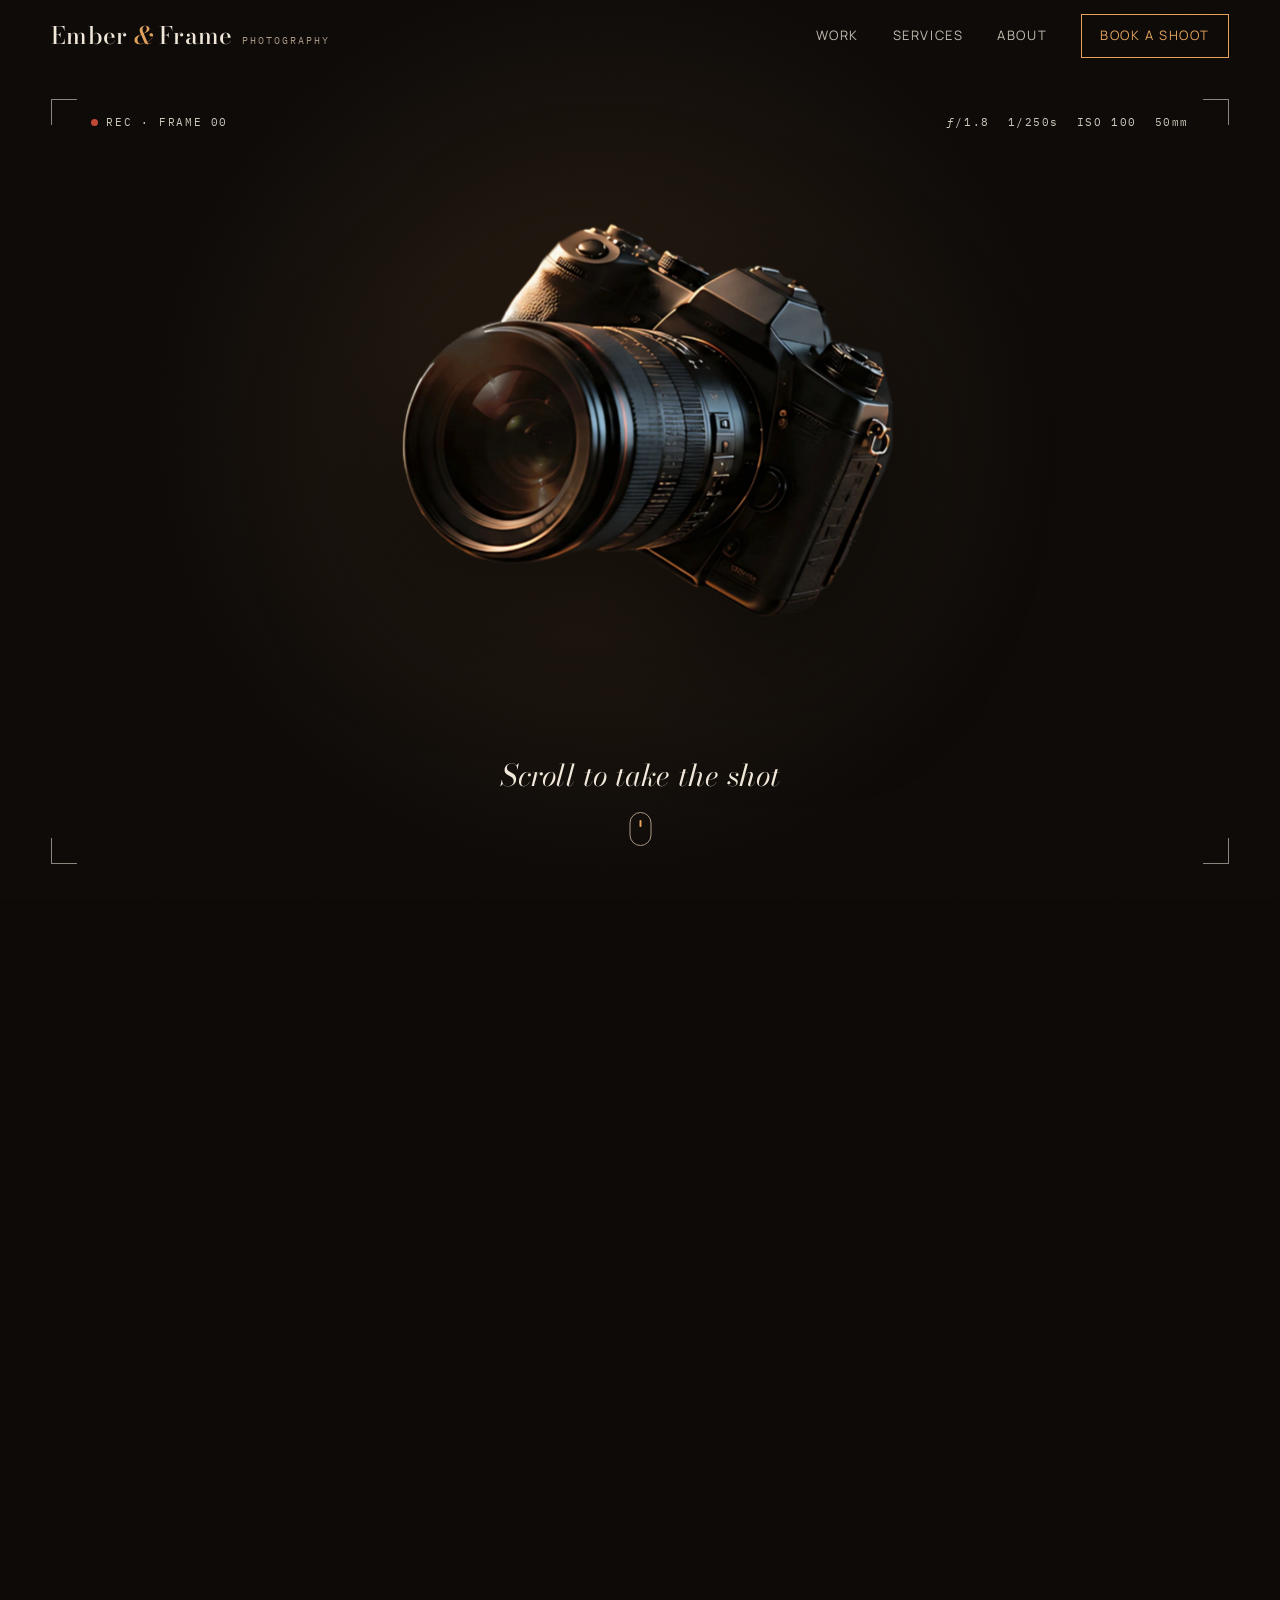
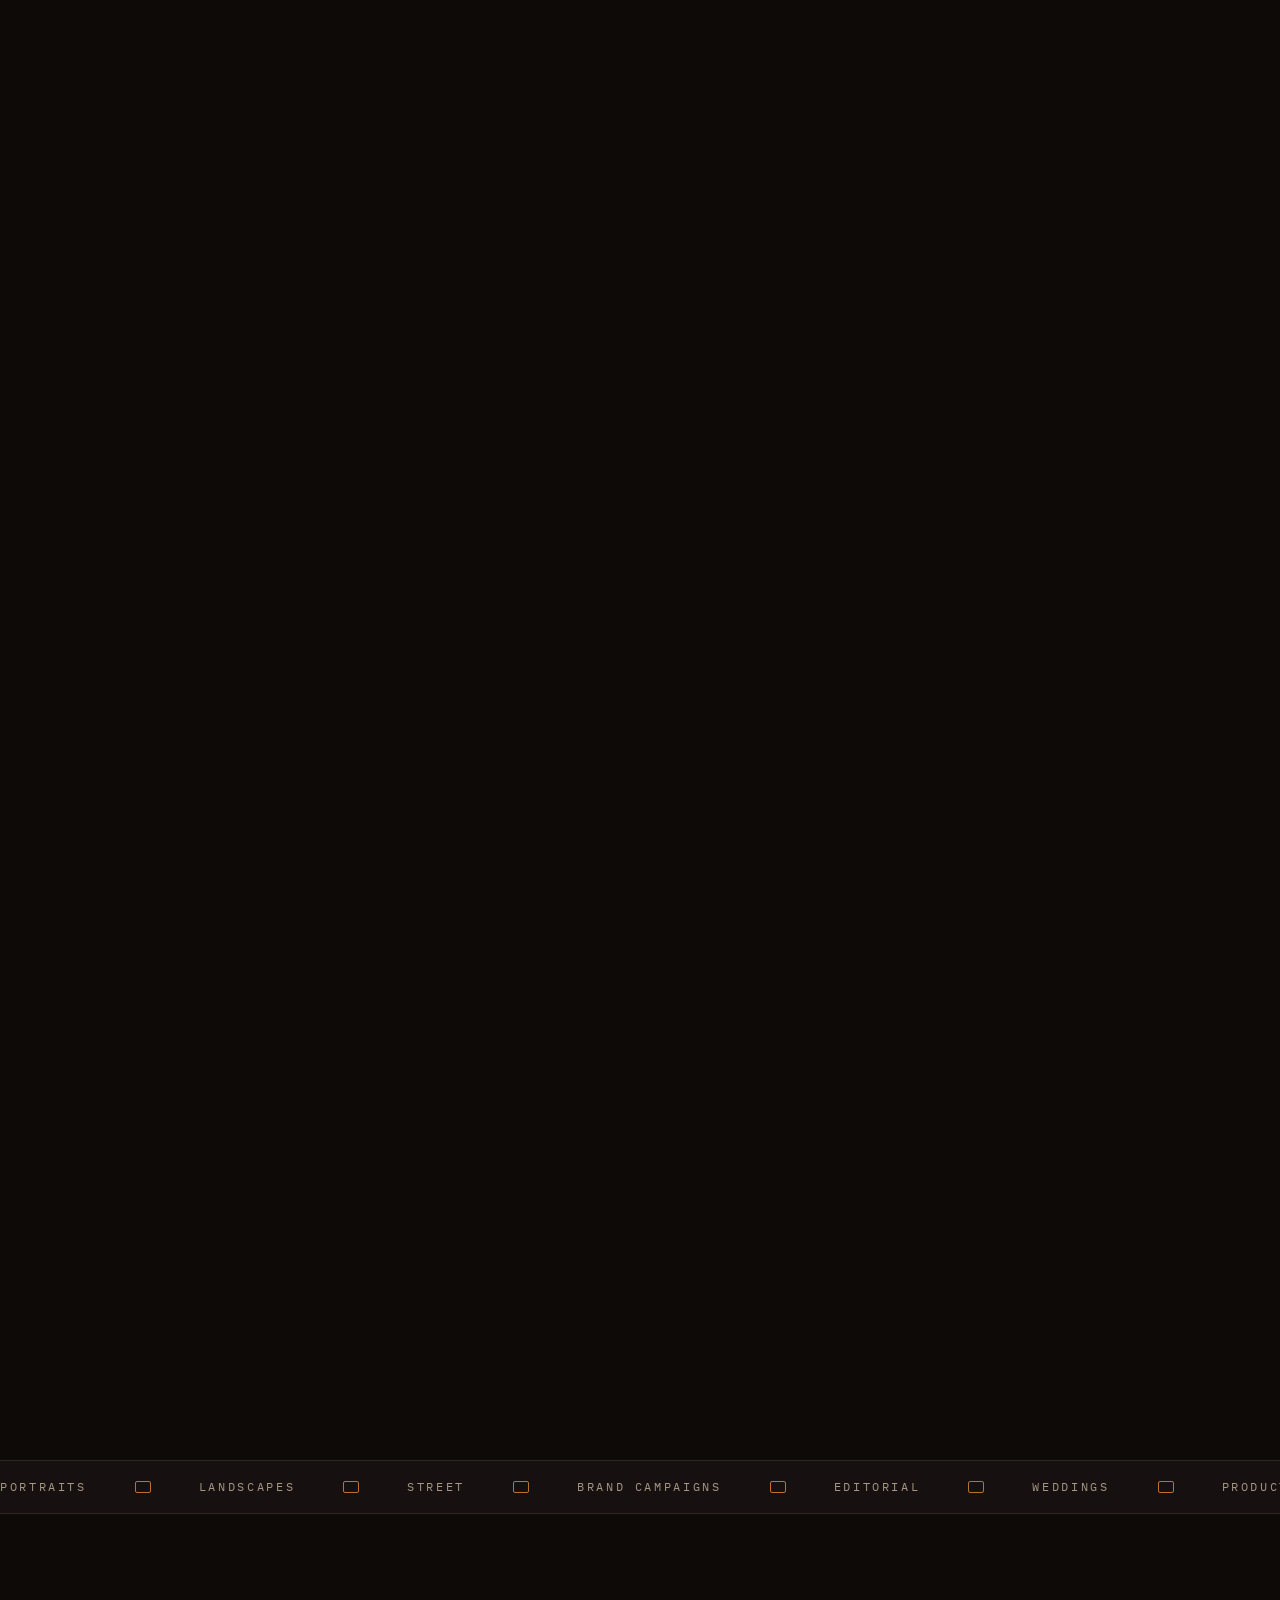
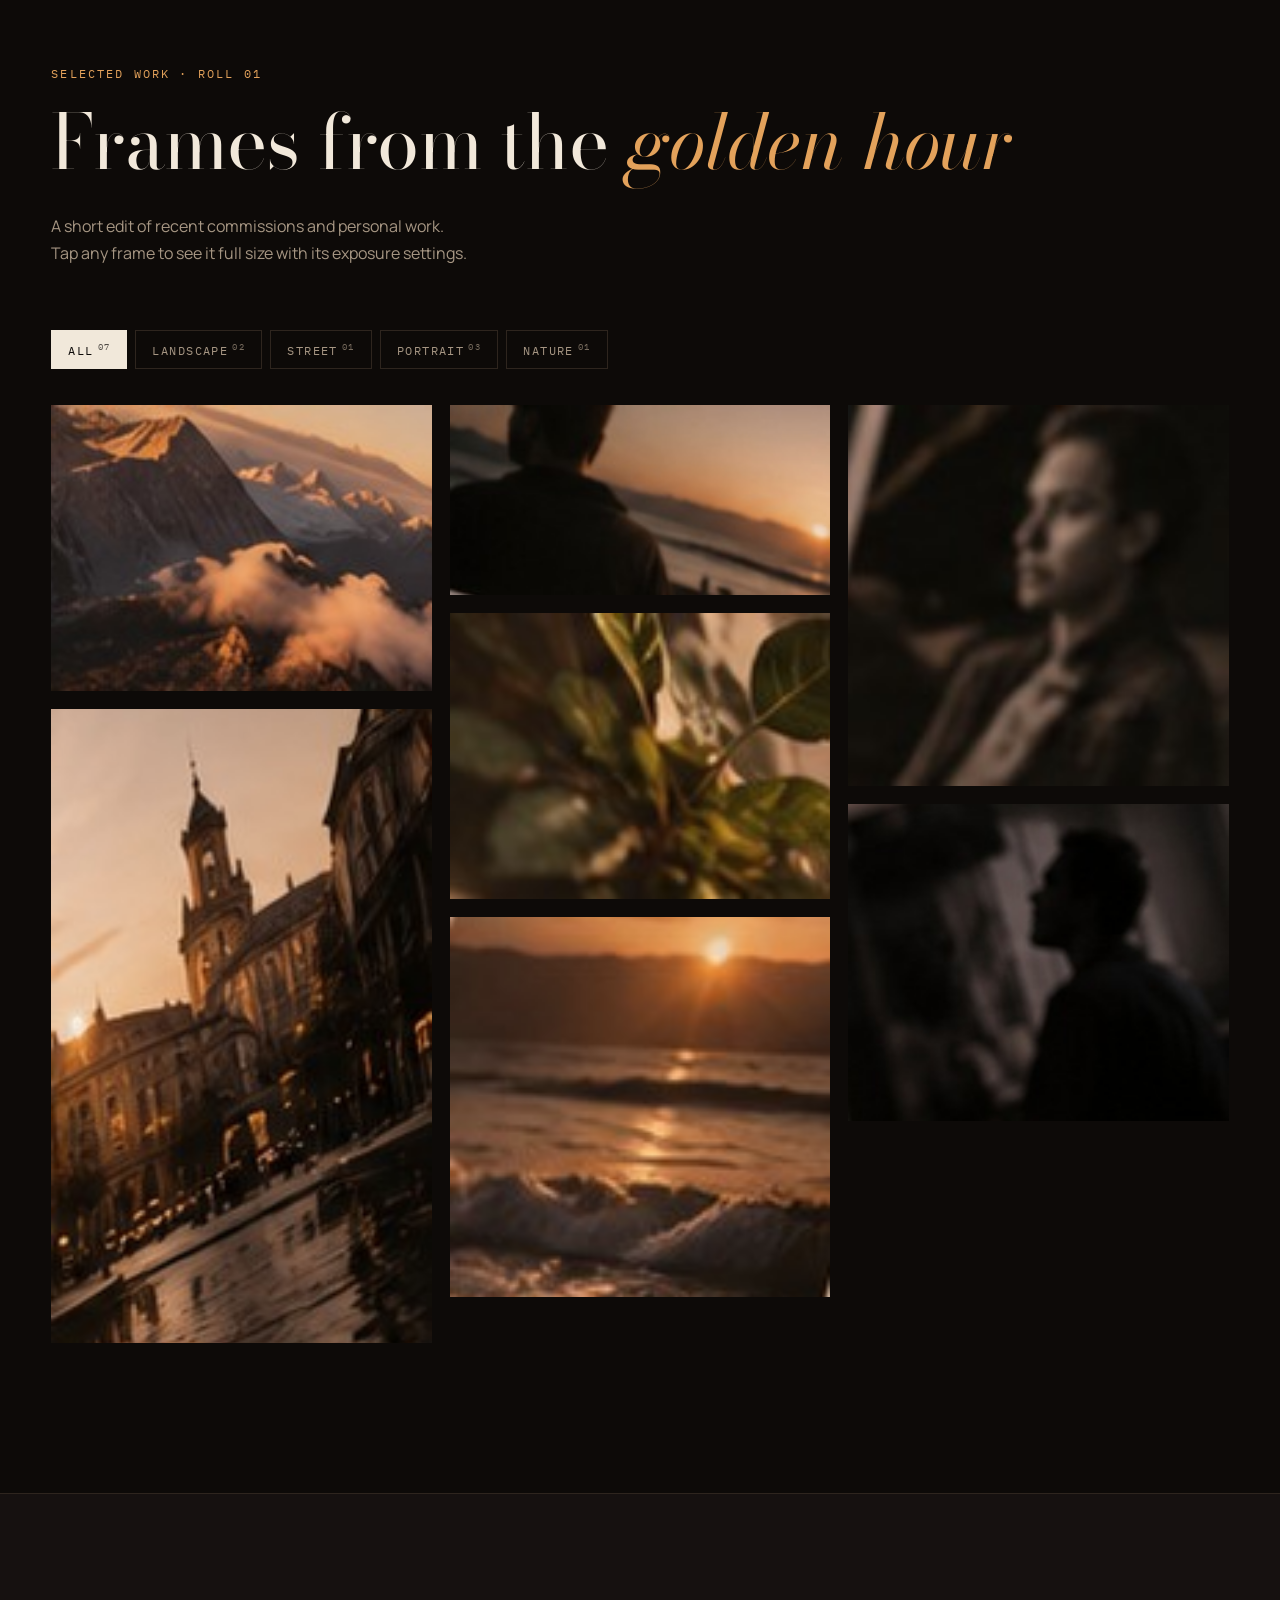
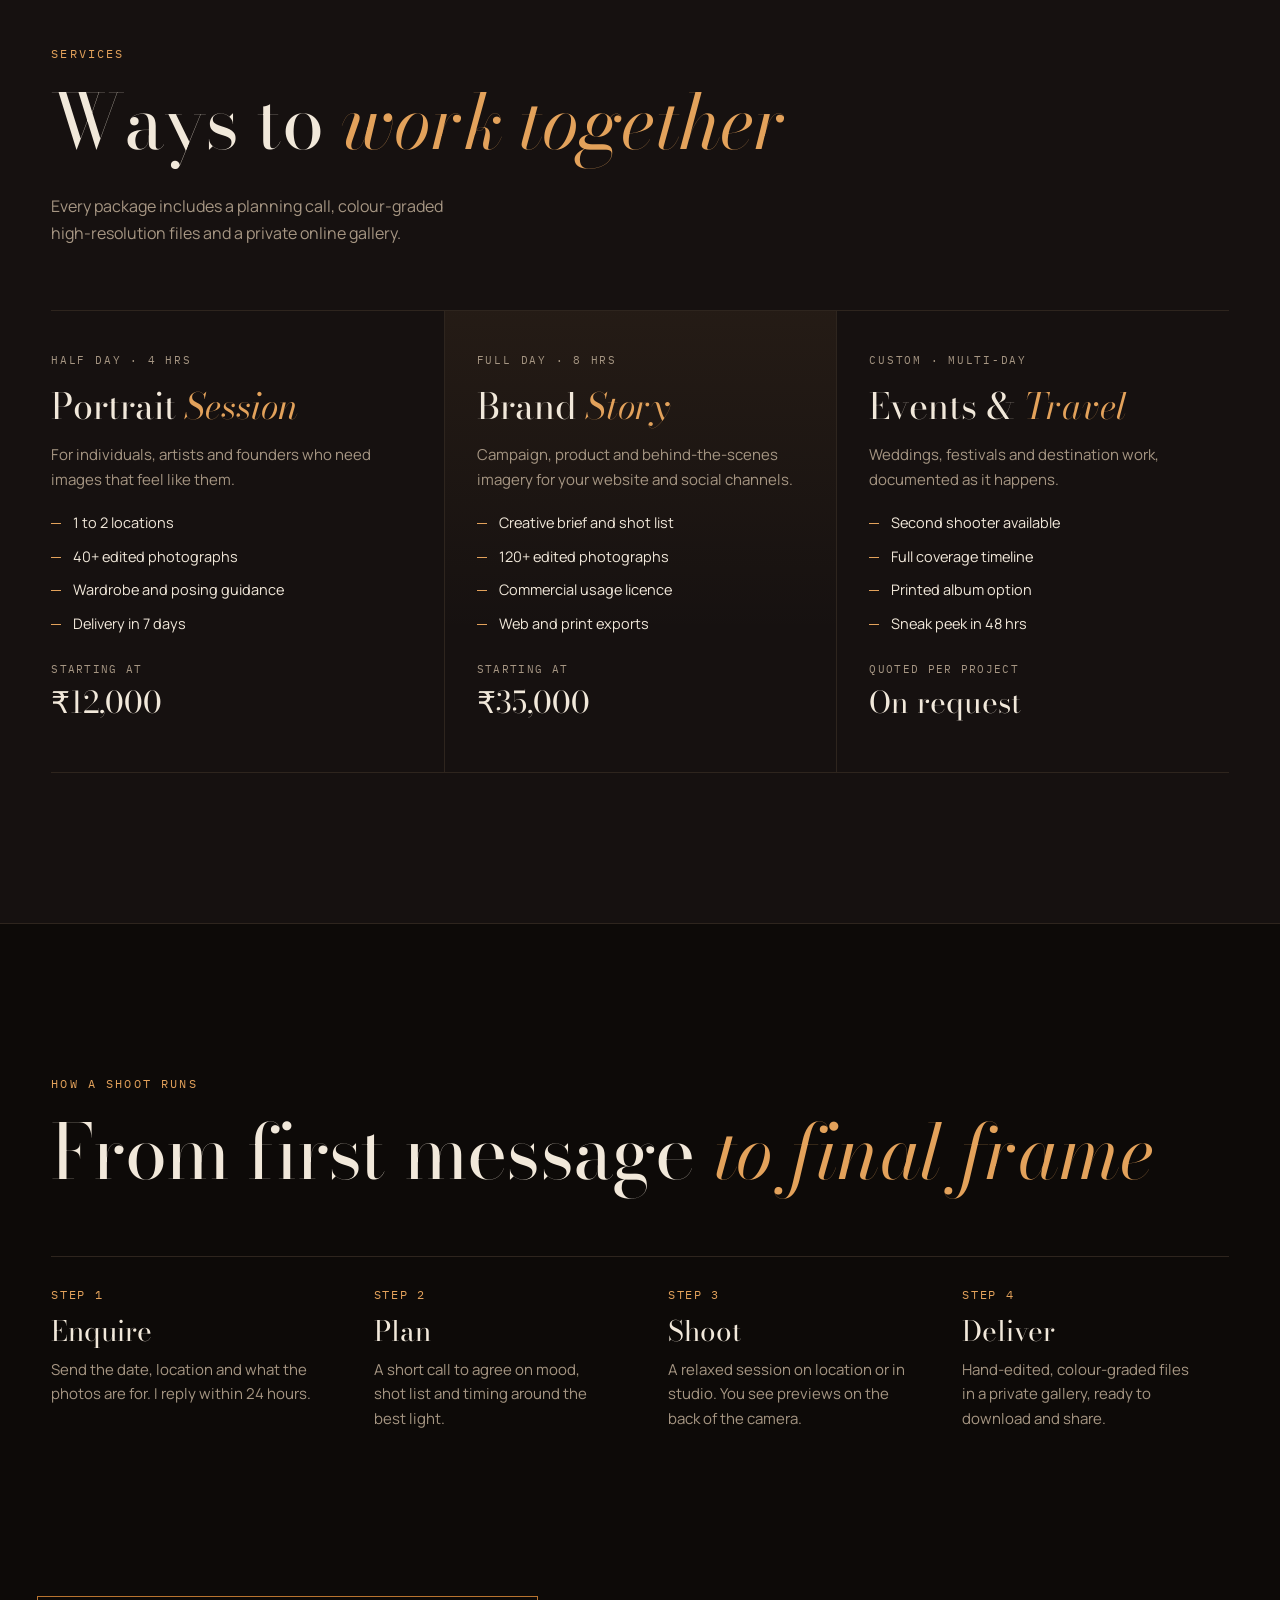
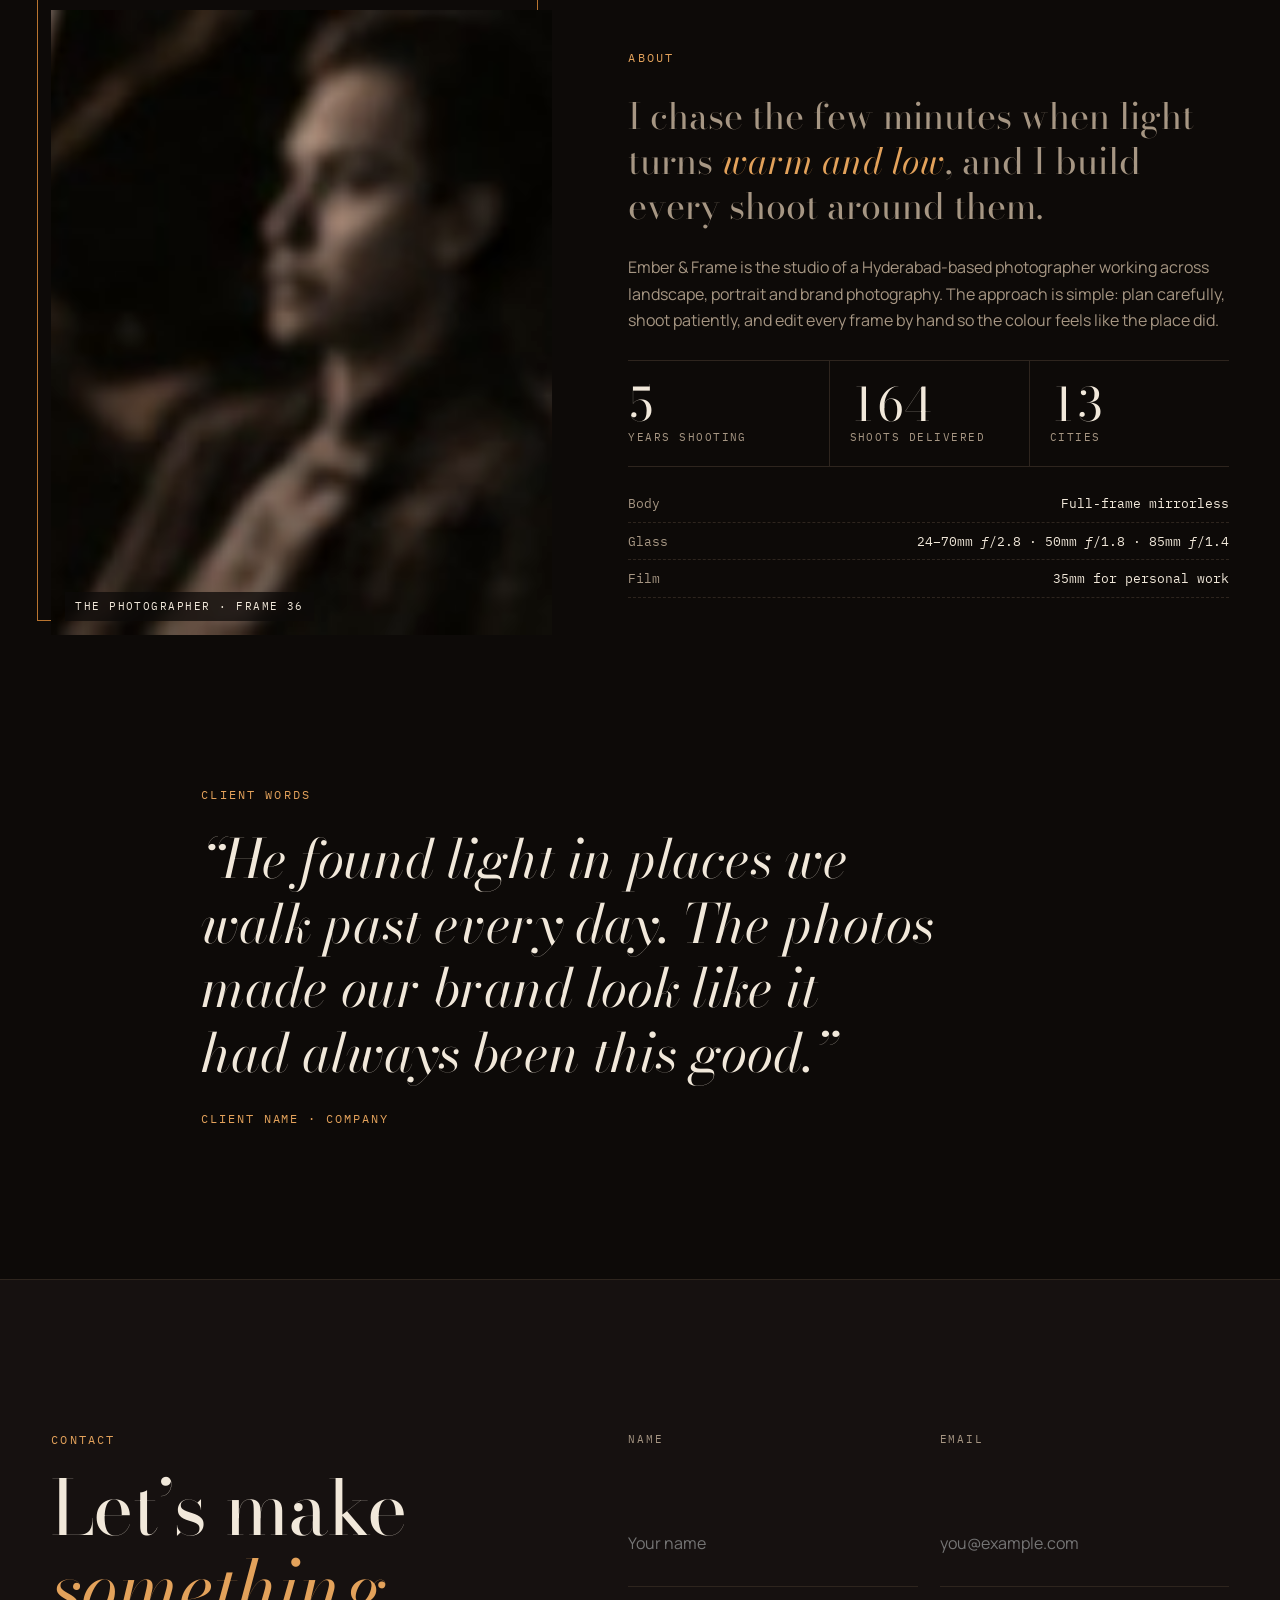
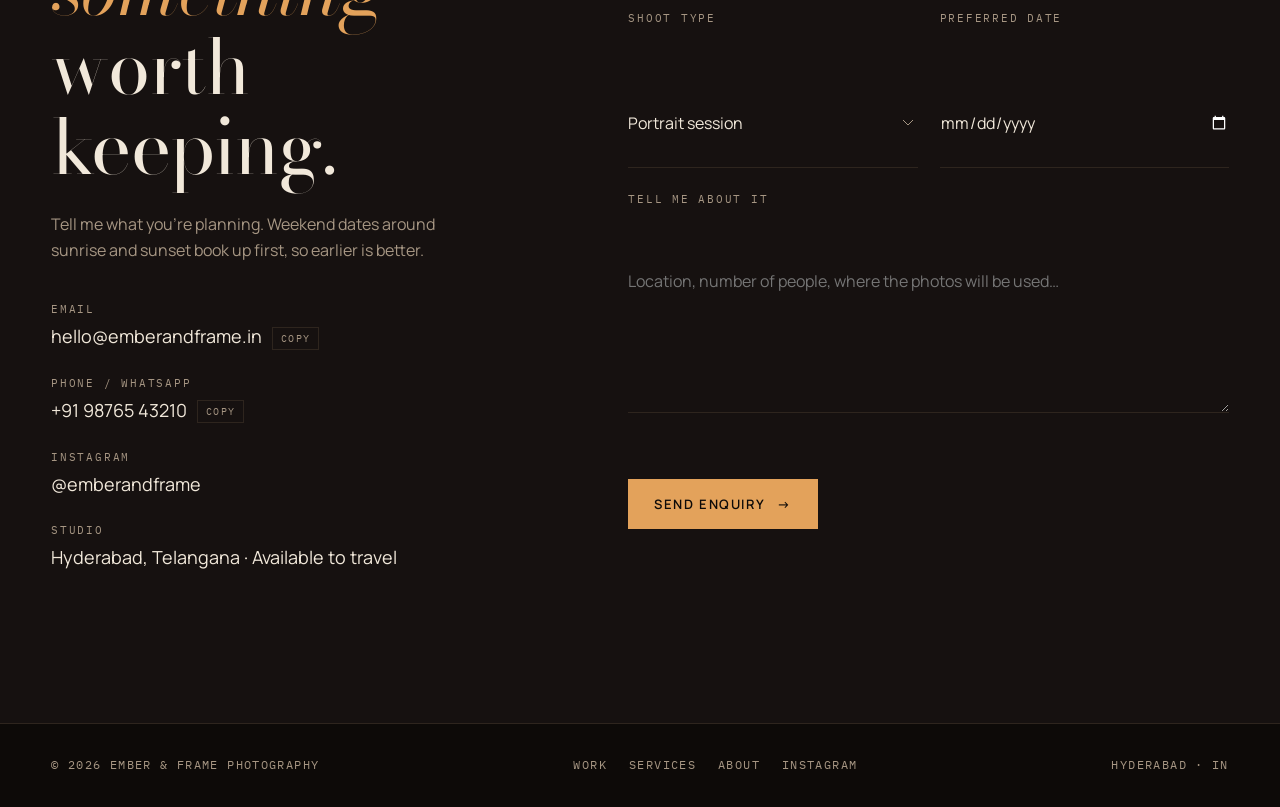
<file: index (3).html>
<!DOCTYPE html>
<html lang="en">
<head>
<meta charset="UTF-8">
<meta name="viewport" content="width=device-width, initial-scale=1, viewport-fit=cover">
<meta name="description" content="Ember & Frame: landscape, portrait and brand photography from Hyderabad.">
<title>Ember &amp; Frame Studio</title>
<link rel="preconnect" href="https://fonts.googleapis.com">
<link rel="preconnect" href="https://fonts.gstatic.com" crossorigin>
<link rel="stylesheet" href="https://fonts.googleapis.com/css2?family=Bodoni+Moda:ital,opsz,wght@0,6..96,400;0,6..96,600;1,6..96,400;1,6..96,500&family=Manrope:wght@300;400;500;600&family=IBM+Plex+Mono:wght@400;500&display=swap">
<style>
:root{
  color-scheme:dark;
  --ink:#0D0A08;
  --ink-2:#161110;
  --ink-3:#1F1915;
  --line:#2E251E;
  --paper:#F1E8DA;
  --mute:#A69683;
  --amber:#E3A25B;
  --amber-deep:#B8742F;
  --display:"Bodoni Moda","Didot","Bodoni 72",Georgia,serif;
  --body:"Manrope","Segoe UI",system-ui,sans-serif;
  --mono:"IBM Plex Mono",ui-monospace,Menlo,Consolas,monospace;
  --gutter:clamp(16px,4vw,56px);
  --max:1320px;
}
*{box-sizing:border-box}
html{scroll-behavior:smooth}
body{margin:0;background:var(--ink);color:var(--paper);font-family:var(--body);font-size:16px;line-height:1.65;-webkit-font-smoothing:antialiased;overflow-x:hidden}
img{max-width:100%;display:block}
a{color:inherit}
::selection{background:var(--amber);color:var(--ink)}
:focus-visible{outline:2px solid var(--amber);outline-offset:3px}

.grain{pointer-events:none;position:fixed;inset:0;z-index:90;opacity:.07;mix-blend-mode:overlay;background-image:url("data:image/svg+xml,%3Csvg xmlns='http://www.w3.org/2000/svg' width='160' height='160'%3E%3Cfilter id='n'%3E%3CfeTurbulence type='fractalNoise' baseFrequency='.9' numOctaves='2' stitchTiles='stitch'/%3E%3C/filter%3E%3Crect width='100%25' height='100%25' filter='url(%23n)'/%3E%3C/svg%3E")}

.wrap{max-width:var(--max);margin-inline:auto;padding-inline:var(--gutter)}
.eyebrow{font-family:var(--mono);font-size:12px;letter-spacing:.18em;text-transform:uppercase;color:var(--amber)}
.mono{font-family:var(--mono);font-variant-numeric:tabular-nums}
h1,h2,h3{font-family:var(--display);font-weight:400;margin:0;text-wrap:balance;line-height:1.05}
h2{font-size:clamp(38px,6vw,76px);letter-spacing:-.01em}
h2 em,h1 em{font-style:italic;color:var(--amber)}
p{margin:0}

/* NAV */
.nav{position:fixed;top:0;left:0;right:0;z-index:50;padding-top:env(safe-area-inset-top,0px);transition:background .4s,border-color .4s;border-bottom:1px solid transparent}
.nav.solid{background:rgba(13,10,8,.86);backdrop-filter:blur(14px);-webkit-backdrop-filter:blur(14px);border-color:var(--line)}
.nav-in{display:flex;align-items:center;justify-content:space-between;gap:24px;height:72px}
.brand{display:flex;align-items:baseline;gap:10px;text-decoration:none}
.brand b{font-family:var(--display);font-weight:500;font-size:24px;letter-spacing:.01em}
.brand b i{color:var(--amber)}
.brand span{font-family:var(--mono);font-size:10px;letter-spacing:.2em;color:var(--mute);text-transform:uppercase}
.links{display:flex;gap:34px;align-items:center}
.links a{text-decoration:none;font-size:13px;letter-spacing:.12em;text-transform:uppercase;color:var(--paper);opacity:.8;transition:opacity .2s,color .2s}
.links a:hover{opacity:1;color:var(--amber)}
.links .book{opacity:1;border:1px solid var(--amber);color:var(--amber);padding:10px 18px}
.links .book:hover{background:var(--amber);color:var(--ink)}
.burger{display:none;background:none;border:0;color:var(--paper);width:44px;height:44px;cursor:pointer;padding:10px}
.burger i{display:block;height:1.5px;background:currentColor;margin:6px 0;transition:transform .3s,opacity .3s}
.nav.open .burger i:nth-child(1){transform:translateY(7.5px) rotate(45deg)}
.nav.open .burger i:nth-child(2){opacity:0}
.nav.open .burger i:nth-child(3){transform:translateY(-7.5px) rotate(-45deg)}

/* HERO */
.hero{position:relative;height:340vh;padding:0}
.pin{position:sticky;top:0;height:100vh;height:100svh;overflow:hidden;isolation:isolate;background:var(--ink)}
.scene{position:absolute;left:50%;top:50%;width:max(100vw,177.8vh);aspect-ratio:1672/941;transform:translate(-50%,-50%)}
@media (max-aspect-ratio:1/1){.scene{width:min(235vw,177.8vh);top:40%}.full{-webkit-mask-image:linear-gradient(transparent,#000 14%,#000 82%,transparent);mask-image:linear-gradient(transparent,#000 14%,#000 82%,transparent)}}
.glow{position:absolute;left:47.8%;top:47%;width:62%;aspect-ratio:1;transform:translate(-50%,-50%);border-radius:50%;background:radial-gradient(circle,rgba(227,162,91,.22) 0%,rgba(227,162,91,.07) 35%,transparent 65%);pointer-events:none}
.full{position:absolute;inset:0;background:url("[data-uri]") center/100% 100% no-repeat;opacity:0}
.layer{position:absolute;left:calc(var(--x) / 1672 * 100%);top:calc(var(--y) / 941 * 100%);width:calc(var(--w) / 1672 * 100%);height:auto;max-width:none;will-change:transform,opacity;pointer-events:none;user-select:none}
.layer.photo{opacity:0;filter:drop-shadow(0 18px 30px rgba(0,0,0,.55))}
.layer.cam{z-index:3;filter:drop-shadow(0 30px 60px rgba(0,0,0,.7))}
.shade{position:absolute;inset:0;z-index:4;opacity:0;pointer-events:none;background:linear-gradient(180deg,rgba(13,10,8,.5) 0%,rgba(13,10,8,0) 22%,rgba(13,10,8,0) 45%,rgba(13,10,8,.92) 100%)}
.hint{position:absolute;left:50%;bottom:clamp(28px,6vh,56px);transform:translateX(-50%);z-index:5;display:grid;justify-items:center;gap:12px;font-family:var(--mono);font-size:11px;letter-spacing:.26em;text-transform:uppercase;color:var(--mute);text-align:center;white-space:nowrap}
.mouse{width:22px;height:34px;border:1.5px solid var(--mute);border-radius:12px;position:relative}
.mouse::after{content:"";position:absolute;left:50%;top:7px;width:2px;height:7px;margin-left:-1px;border-radius:2px;background:var(--amber);animation:wheel 1.6s ease-in-out infinite}
@keyframes wheel{0%{transform:translateY(0);opacity:1}70%{transform:translateY(9px);opacity:0}100%{opacity:0}}
.hint b{font-family:var(--display);font-weight:400;font-style:italic;font-size:clamp(22px,2.4vw,30px);letter-spacing:0;text-transform:none;color:var(--paper)}
.vf{z-index:5;position:absolute;inset:clamp(84px,11vh,110px) var(--gutter) clamp(24px,4vh,40px);pointer-events:none}
.vf i{position:absolute;width:26px;height:26px;border-color:rgba(241,232,218,.55);border-style:solid;border-width:0}
.vf i:nth-child(1){top:0;left:0;border-top-width:1.5px;border-left-width:1.5px}
.vf i:nth-child(2){top:0;right:0;border-top-width:1.5px;border-right-width:1.5px}
.vf i:nth-child(3){bottom:0;left:0;border-bottom-width:1.5px;border-left-width:1.5px}
.vf i:nth-child(4){bottom:0;right:0;border-bottom-width:1.5px;border-right-width:1.5px}
.rec{position:absolute;top:14px;left:40px;font-family:var(--mono);font-size:11px;letter-spacing:.16em;color:var(--paper);display:flex;align-items:center;gap:8px;opacity:.85}
.rec::before{content:"";width:7px;height:7px;border-radius:50%;background:#E0533B;animation:blink 1.6s steps(2) infinite}
@keyframes blink{50%{opacity:.15}}
.exif-bar{position:absolute;top:14px;right:40px;font-family:var(--mono);font-size:11px;letter-spacing:.14em;color:var(--paper);opacity:.85;display:flex;gap:18px}
.hero-copy{position:absolute;z-index:5;left:0;right:0;bottom:clamp(48px,8vh,90px);opacity:0;pointer-events:none}
.hero-copy.live{pointer-events:auto}
.hero-copy .wrap{display:grid;grid-template-columns:1fr auto;align-items:end;gap:32px}
.hero h1{font-size:clamp(52px,10vw,148px);letter-spacing:-.02em;line-height:.92}
.hero h1 span{display:block;overflow:hidden}
.hero h1 span b{display:block;font-weight:400;transform:translateY(calc((1 - var(--cp,0)) * 100%))}
@keyframes rise{from{transform:translateY(100%)}to{transform:none}}
.hero-side{max-width:330px;display:grid;gap:22px}
@keyframes fade{from{opacity:0;transform:translateY(12px)}to{opacity:1;transform:none}}
.hero-side p{color:rgba(241,232,218,.82);font-size:15px}
.btn{display:inline-flex;align-items:center;gap:12px;background:var(--amber);color:var(--ink);text-decoration:none;font-weight:600;font-size:13px;letter-spacing:.12em;text-transform:uppercase;padding:16px 26px;border:0;cursor:pointer;transition:background .25s,gap .25s;font-family:var(--body)}
.btn:hover{background:var(--paper);gap:18px}
.btn.ghost{background:transparent;color:var(--paper);border:1px solid rgba(241,232,218,.4)}
.btn.ghost:hover{border-color:var(--amber);color:var(--amber)}

/* FILM STRIP */
.strip{border-block:1px solid var(--line);background:var(--ink-2);overflow:hidden;padding-block:16px}
.strip-track{display:flex;gap:48px;width:max-content;animation:marquee 38s linear infinite;font-family:var(--mono);font-size:12px;letter-spacing:.22em;text-transform:uppercase;color:var(--mute)}
.strip-track span{display:flex;align-items:center;gap:48px;white-space:nowrap}
.strip-track span::after{content:"";width:14px;height:10px;border:1px solid var(--amber-deep);border-radius:2px}
@keyframes marquee{to{transform:translateX(-50%)}}

section{padding-block:clamp(80px,12vw,150px)}
.head{display:flex;justify-content:space-between;align-items:end;gap:32px;flex-wrap:wrap;margin-bottom:clamp(40px,6vw,64px)}
.head .eyebrow{margin-bottom:18px;display:block}
.head p.lead{max-width:420px;color:var(--mute)}

/* WORK */
.filters{display:flex;gap:8px;flex-wrap:wrap;margin-bottom:36px}
.chip{background:none;border:1px solid var(--line);color:var(--mute);font-family:var(--mono);font-size:12px;letter-spacing:.12em;text-transform:uppercase;padding:10px 16px;cursor:pointer;transition:all .2s}
.chip:hover{color:var(--paper);border-color:var(--mute)}
.chip[aria-pressed="true"]{background:var(--paper);color:var(--ink);border-color:var(--paper)}
.chip sup{font-size:9px;margin-left:4px;opacity:.7}
.grid{columns:3 300px;column-gap:18px}
.shot{break-inside:avoid;margin:0 0 18px;position:relative;overflow:hidden;cursor:zoom-in;background:var(--ink-3);transition:opacity .4s}
.shot[hidden]{display:none!important}
.shot img{width:100%;height:auto;aspect-ratio:var(--ar);object-fit:cover;transition:transform 1.1s cubic-bezier(.2,.7,.1,1),filter .6s;filter:saturate(.92)}
.shot:hover img{transform:scale(1.045);filter:saturate(1.08)}
.shot figcaption{position:absolute;left:0;right:0;bottom:0;padding:48px 18px 16px;background:linear-gradient(transparent,rgba(13,10,8,.88));display:flex;justify-content:space-between;align-items:end;gap:12px;transform:translateY(8px);opacity:0;transition:all .45s}
.shot:hover figcaption,.shot:focus-visible figcaption{opacity:1;transform:none}
.shot figcaption h3{font-size:22px;font-style:italic}
.shot figcaption small{display:block;font-family:var(--mono);font-size:10.5px;letter-spacing:.12em;color:var(--amber);text-transform:uppercase;margin-top:4px}
.shot .no{font-family:var(--mono);font-size:11px;color:var(--mute);white-space:nowrap}
@media (hover:none){.shot figcaption{opacity:1;transform:none}}

/* SERVICES */
.services{background:var(--ink-2);border-block:1px solid var(--line)}
.pkgs{display:grid;grid-template-columns:repeat(auto-fit,minmax(270px,1fr));border-top:1px solid var(--line)}
.pkg{padding:40px 32px 44px 0;display:grid;gap:18px;align-content:start;border-bottom:1px solid var(--line)}
.pkg + .pkg{padding-left:32px;border-left:1px solid var(--line)}
.pkg .tag{font-family:var(--mono);font-size:11px;letter-spacing:.16em;color:var(--mute);text-transform:uppercase}
.pkg h3{font-size:36px}
.pkg h3 em{color:var(--amber)}
.pkg p{color:var(--mute);font-size:15px}
.pkg ul{list-style:none;margin:0;padding:0;display:grid;gap:10px;font-size:14.5px}
.pkg li{display:flex;gap:12px}
.pkg li::before{content:"";flex:none;width:10px;height:1px;background:var(--amber);margin-top:12px}
.price{font-family:var(--display);font-size:30px;margin-top:6px}
.price small{font-family:var(--mono);font-size:11px;color:var(--mute);letter-spacing:.12em;display:block;text-transform:uppercase}
.pkg.feature{background:linear-gradient(180deg,rgba(227,162,91,.07),transparent 70%)}

/* PROCESS */
.steps{display:grid;grid-template-columns:repeat(auto-fit,minmax(220px,1fr));gap:0;counter-reset:s}
.step{padding:28px 28px 28px 0;border-top:1px solid var(--line);display:grid;gap:12px;align-content:start}
.step + .step{padding-left:28px}
.step .n{font-family:var(--mono);font-size:12px;color:var(--amber);letter-spacing:.14em}
.step h3{font-size:28px}
.step p{color:var(--mute);font-size:15px}

/* ABOUT */
.about-grid{display:grid;grid-template-columns:minmax(0,5fr) minmax(0,6fr);gap:clamp(36px,6vw,90px);align-items:center}
.portrait{position:relative}
.portrait img{width:100%;aspect-ratio:4/5;object-fit:cover;filter:grayscale(.2) contrast(1.05)}
.portrait::before{content:"";position:absolute;inset:-14px 14px 14px -14px;border:1px solid var(--amber-deep);z-index:-1}
.portrait .cap{position:absolute;left:14px;bottom:14px;font-family:var(--mono);font-size:10.5px;letter-spacing:.14em;background:rgba(13,10,8,.75);padding:6px 10px;text-transform:uppercase}
.about-copy{display:grid;gap:26px}
.about-copy .big{font-family:var(--display);font-size:clamp(26px,3vw,36px);line-height:1.25}
.about-copy .big em{color:var(--amber)}
.about-copy p{color:var(--mute);max-width:60ch}
.stats{display:grid;grid-template-columns:repeat(3,1fr);border-block:1px solid var(--line)}
.stats div{padding:20px 0;display:grid;gap:2px}
.stats div + div{padding-left:20px;border-left:1px solid var(--line)}
.stats b{font-family:var(--display);font-weight:400;font-size:clamp(32px,4vw,46px);line-height:1}
.stats span{font-family:var(--mono);font-size:10.5px;letter-spacing:.14em;color:var(--mute);text-transform:uppercase}
.kit{font-family:var(--mono);font-size:12.5px;color:var(--mute);display:grid;gap:8px}
.kit div{display:flex;justify-content:space-between;gap:16px;border-bottom:1px dashed var(--line);padding-bottom:8px}
.kit div span:last-child{color:var(--paper);text-align:right}

/* TESTIMONIAL placeholder */
.quote{text-align:left;max-width:980px}
.quote blockquote{margin:0;font-family:var(--display);font-style:italic;font-size:clamp(28px,4.2vw,54px);line-height:1.2;text-wrap:balance}
.quote cite{display:block;margin-top:24px;font-style:normal;font-family:var(--mono);font-size:12px;letter-spacing:.16em;color:var(--amber);text-transform:uppercase}

/* CONTACT */
.contact{background:var(--ink-2);border-top:1px solid var(--line)}
.contact-grid{display:grid;grid-template-columns:minmax(0,5fr) minmax(0,6fr);gap:clamp(36px,6vw,90px)}
.contact h2{margin-bottom:24px}
.info{display:grid;gap:22px;margin-top:36px}
.info div{display:grid;gap:4px}
.info small{font-family:var(--mono);font-size:11px;letter-spacing:.16em;color:var(--mute);text-transform:uppercase}
.info a,.info span{font-size:18px;text-decoration:none;word-break:break-word}
.info a:hover{color:var(--amber)}
.copy{background:none;border:1px solid var(--line);color:var(--mute);font-family:var(--mono);font-size:10px;letter-spacing:.12em;padding:4px 8px;margin-left:10px;cursor:pointer;vertical-align:middle;text-transform:uppercase}
.copy:hover{color:var(--amber);border-color:var(--amber)}
form{display:grid;gap:22px}
.row{display:grid;grid-template-columns:1fr 1fr;gap:22px}
label{display:grid;gap:8px;font-family:var(--mono);font-size:11px;letter-spacing:.16em;color:var(--mute);text-transform:uppercase}
input,select,textarea{background:transparent;border:0;border-bottom:1px solid var(--line);color:var(--paper);font-family:var(--body);font-size:16px;padding:10px 0;border-radius:0;width:100%;transition:border-color .2s;text-transform:none;letter-spacing:0}
select{appearance:none;background:url("data:image/svg+xml,%3Csvg xmlns='http://www.w3.org/2000/svg' width='12' height='8'%3E%3Cpath d='M1 1l5 5 5-5' stroke='%23A69683' fill='none'/%3E%3C/svg%3E") right 4px center no-repeat;cursor:pointer}
select option{background:var(--ink-2)}
textarea{resize:vertical;min-height:110px}
input:focus,select:focus,textarea:focus{outline:none;border-color:var(--amber)}
.note{font-size:14px;color:var(--amber);min-height:1.4em}

footer{border-top:1px solid var(--line);padding-block:32px}
.foot{display:flex;justify-content:space-between;gap:20px;flex-wrap:wrap;align-items:center;font-family:var(--mono);font-size:11.5px;letter-spacing:.12em;color:var(--mute);text-transform:uppercase}
.foot nav{display:flex;gap:22px;flex-wrap:wrap}
.foot a{text-decoration:none}
.foot a:hover{color:var(--amber)}

/* LIGHTBOX */
.lb{position:fixed;inset:0;z-index:100;background:rgba(8,6,5,.96);display:grid;grid-template-rows:auto 1fr auto;padding:calc(env(safe-area-inset-top,0px) + 16px) var(--gutter) calc(env(safe-area-inset-bottom,0px) + 16px)}
.lb[hidden]{display:none!important}
.lb-top,.lb-bot{display:flex;justify-content:space-between;align-items:center;gap:16px;font-family:var(--mono);font-size:12px;letter-spacing:.14em;color:var(--mute);text-transform:uppercase}
.lb-stage{display:grid;place-items:center;min-height:0;position:relative}
.lb-stage img{max-height:78vh;max-width:100%;width:auto;object-fit:contain;box-shadow:0 30px 80px rgba(0,0,0,.6)}
.lb button{background:none;border:1px solid var(--line);color:var(--paper);width:48px;height:48px;cursor:pointer;font-size:18px;display:grid;place-items:center;transition:all .2s}
.lb button:hover{border-color:var(--amber);color:var(--amber)}
.lb-title{font-family:var(--display);font-style:italic;font-size:24px;color:var(--paper);text-transform:none;letter-spacing:0}
.lb-nav{display:flex;gap:8px}

.reveal{transition:opacity 1s,transform 1s cubic-bezier(.2,.7,.1,1)}
.js .reveal.pre{opacity:.001;transform:translateY(30px)}

@media (max-width:900px){
  .links{position:fixed;inset:calc(72px + env(safe-area-inset-top,0px)) 0 auto 0;flex-direction:column;align-items:flex-start;gap:0;background:var(--ink);border-bottom:1px solid var(--line);padding:8px var(--gutter) 24px;transform:translateY(-8px);opacity:0;pointer-events:none;transition:all .3s}
  .links a{padding:16px 0;width:100%;border-bottom:1px solid var(--line);font-size:14px}
  .links .book{margin-top:16px;text-align:center;border-bottom:1px solid var(--amber)}
  .nav.open .links{opacity:1;transform:none;pointer-events:auto}
  .nav.open{background:var(--ink)}
  .burger{display:block}
  .hero-copy .wrap{grid-template-columns:1fr}
  .exif-bar span:nth-child(n+3){display:none}
  .about-grid,.contact-grid{grid-template-columns:1fr}
  .portrait{max-width:440px}
  .pkg,.pkg + .pkg{padding:32px 0;border-left:0}
  .step,.step + .step{padding:24px 0}
}
@media (max-width:560px){
  .row{grid-template-columns:1fr}
  .rec{left:20px}.exif-bar{right:20px;gap:12px}
  .exif-bar span:nth-child(n+2){display:none}
  .stats div + div{padding-left:12px}
  .hero-side .btn{width:100%;justify-content:center}
  .hero-img{background-position:58% 20%}
  .hero::after{background:linear-gradient(180deg,rgba(13,10,8,.55) 0%,rgba(13,10,8,0) 18%,rgba(13,10,8,.15) 30%,rgba(13,10,8,.94) 62%,rgba(13,10,8,.98) 100%)}
  }
@media (prefers-reduced-motion:reduce){
  *,*::before,*::after{animation:none!important;transition:none!important}
  html{scroll-behavior:auto}
}
</style>
</head>
<body>
<div class="grain" aria-hidden="true"></div>

<header class="nav" id="nav">
  <div class="wrap nav-in">
    <a href="#top" class="brand" aria-label="Ember and Frame, home"><b>Ember <i>&amp;</i> Frame</b><span>Photography</span></a>
    <nav class="links" id="links">
      <a href="#work">Work</a>
      <a href="#services">Services</a>
      <a href="#about">About</a>
      <a href="#contact" class="book">Book a shoot</a>
    </nav>
    <button class="burger" id="burger" aria-label="Open menu" aria-expanded="false" aria-controls="links"><i></i><i></i><i></i></button>
  </div>
</header>

<main id="top">
  <section class="hero" id="hero" aria-label="Introduction">
    <div class="pin">
      <div class="scene" id="scene" role="img" aria-label="A camera floating in the dark; photographs fly out of it as you scroll">
        <div class="glow" id="glow"></div>
        <div class="full" id="full"></div>
        <img class="layer photo" data-k="portrait" style="--x:792;--y:0;--w:200" src="[data-uri]" alt="">
        <img class="layer photo" data-k="mountain" style="--x:328;--y:68;--w:297" src="[data-uri]" alt="">
        <img class="layer photo" data-k="city" style="--x:1272;--y:24;--w:249" src="[data-uri]" alt="">
        <img class="layer photo" data-k="shore" style="--x:1138;--y:355;--w:315" src="[data-uri]" alt="">
        <img class="layer photo" data-k="leaf" style="--x:165;--y:452;--w:313" src="[data-uri]" alt="">
        <img class="layer photo" data-k="ocean" style="--x:561;--y:635;--w:234" src="[data-uri]" alt="">
        <img class="layer photo" data-k="figure" style="--x:919;--y:655;--w:421" src="[data-uri]" alt="">
        <img class="layer cam" id="cam" style="--x:600;--y:110;--w:570" src="[data-uri]" alt="">
      </div>
      <div class="shade" id="shade"></div>
      <div class="vf" aria-hidden="true">
      <i></i><i></i><i></i><i></i>
      <div class="rec">REC · FRAME <span id="frameNo">00</span></div>
      <div class="exif-bar"><span>ƒ/1.8</span><span>1/250s</span><span>ISO 100</span><span>50mm</span></div>
    </div>
      <div class="hint" id="hint" aria-hidden="true"><b>Scroll to take the shot</b><span class="mouse"></span></div>
      <div class="hero-copy">
      <div class="wrap">
        <h1><span><b>Light,</b></span><span><b><em>held still.</em></b></span></h1>
        <div class="hero-side">
          <p>Landscape, portrait and street photography made in the last hour of light. Based in Hyderabad, shooting wherever the story is.</p>
          <div style="display:flex;gap:12px;flex-wrap:wrap">
            <a class="btn" href="#work">View the work <span aria-hidden="true">→</span></a>
            <a class="btn ghost" href="#contact">Enquire</a>
          </div>
        </div>
      </div>
    </div>
    </div>
  </section>

  <div class="strip" aria-hidden="true">
    <div class="strip-track">
      <span>Portraits</span><span>Landscapes</span><span>Street</span><span>Brand campaigns</span><span>Editorial</span><span>Weddings</span><span>Product</span><span>Travel</span>
      <span>Portraits</span><span>Landscapes</span><span>Street</span><span>Brand campaigns</span><span>Editorial</span><span>Weddings</span><span>Product</span><span>Travel</span>
    </div>
  </div>

  <section id="work">
    <div class="wrap">
      <div class="head reveal">
        <div>
          <span class="eyebrow">Selected work · Roll 01</span>
          <h2>Frames from the <em>golden hour</em></h2>
        </div>
        <p class="lead">A short edit of recent commissions and personal work. Tap any frame to see it full size with its exposure settings.</p>
      </div>

      <div class="filters" role="group" aria-label="Filter photographs" id="filters"></div>
      <div class="grid" id="grid"></div>
    </div>
  </section>

  <section id="services" class="services">
    <div class="wrap">
      <div class="head reveal">
        <div>
          <span class="eyebrow">Services</span>
          <h2>Ways to <em>work together</em></h2>
        </div>
        <p class="lead">Every package includes a planning call, colour-graded high-resolution files and a private online gallery.</p>
      </div>
      <div class="pkgs reveal">
        <article class="pkg">
          <span class="tag">Half day · 4 hrs</span>
          <h3>Portrait <em>Session</em></h3>
          <p>For individuals, artists and founders who need images that feel like them.</p>
          <ul><li>1 to 2 locations</li><li>40+ edited photographs</li><li>Wardrobe and posing guidance</li><li>Delivery in 7 days</li></ul>
          <div class="price"><small>Starting at</small>₹12,000</div>
        </article>
        <article class="pkg feature">
          <span class="tag">Full day · 8 hrs</span>
          <h3>Brand <em>Story</em></h3>
          <p>Campaign, product and behind-the-scenes imagery for your website and social channels.</p>
          <ul><li>Creative brief and shot list</li><li>120+ edited photographs</li><li>Commercial usage licence</li><li>Web and print exports</li></ul>
          <div class="price"><small>Starting at</small>₹35,000</div>
        </article>
        <article class="pkg">
          <span class="tag">Custom · Multi-day</span>
          <h3>Events &amp; <em>Travel</em></h3>
          <p>Weddings, festivals and destination work, documented as it happens.</p>
          <ul><li>Second shooter available</li><li>Full coverage timeline</li><li>Printed album option</li><li>Sneak peek in 48 hrs</li></ul>
          <div class="price"><small>Quoted per project</small>On request</div>
        </article>
      </div>
    </div>
  </section>

  <section id="process">
    <div class="wrap">
      <div class="head reveal">
        <div>
          <span class="eyebrow">How a shoot runs</span>
          <h2>From first message <em>to final frame</em></h2>
        </div>
      </div>
      <div class="steps reveal">
        <div class="step"><span class="n">STEP 1</span><h3>Enquire</h3><p>Send the date, location and what the photos are for. I reply within 24 hours.</p></div>
        <div class="step"><span class="n">STEP 2</span><h3>Plan</h3><p>A short call to agree on mood, shot list and timing around the best light.</p></div>
        <div class="step"><span class="n">STEP 3</span><h3>Shoot</h3><p>A relaxed session on location or in studio. You see previews on the back of the camera.</p></div>
        <div class="step"><span class="n">STEP 4</span><h3>Deliver</h3><p>Hand-edited, colour-graded files in a private gallery, ready to download and share.</p></div>
      </div>
    </div>
  </section>

  <section id="about" style="padding-top:0">
    <div class="wrap about-grid">
      <figure class="portrait reveal" style="margin:0">
        <img src="[data-uri]" alt="Portrait of the photographer">
        <span class="cap">The photographer · Frame 36</span>
      </figure>
      <div class="about-copy reveal">
        <span class="eyebrow">About</span>
        <p class="big">I chase the few minutes when light turns <em>warm and low</em>, and I build every shoot around them.</p>
        <p>Ember &amp; Frame is the studio of a Hyderabad-based photographer working across landscape, portrait and brand photography. The approach is simple: plan carefully, shoot patiently, and edit every frame by hand so the colour feels like the place did.</p>
        <div class="stats">
          <div><b class="mono" data-count="6">6</b><span>Years shooting</span></div>
          <div><b class="mono" data-count="180">180</b><span>Shoots delivered</span></div>
          <div><b class="mono" data-count="14">14</b><span>Cities</span></div>
        </div>
        <div class="kit">
          <div><span>Body</span><span>Full-frame mirrorless</span></div>
          <div><span>Glass</span><span>24–70mm ƒ/2.8 · 50mm ƒ/1.8 · 85mm ƒ/1.4</span></div>
          <div><span>Film</span><span>35mm for personal work</span></div>
        </div>
      </div>
    </div>
  </section>

  <section style="padding-top:0">
    <div class="wrap quote reveal">
      <span class="eyebrow" style="display:block;margin-bottom:22px">Client words</span>
      <blockquote>“He found light in places we walk past every day. The photos made our brand look like it had always been this good.”</blockquote>
      <cite>Client name · Company</cite>
    </div>
  </section>

  <section id="contact" class="contact">
    <div class="wrap contact-grid">
      <div class="reveal">
        <span class="eyebrow" style="display:block;margin-bottom:18px">Contact</span>
        <h2>Let’s make <em>something</em> worth keeping.</h2>
        <p style="color:var(--mute);max-width:44ch">Tell me what you’re planning. Weekend dates around sunrise and sunset book up first, so earlier is better.</p>
        <div class="info">
          <div><small>Email</small><span><a href="mailto:hello@emberandframe.in" id="mail">hello@emberandframe.in</a><button class="copy" type="button" data-copy="hello@emberandframe.in">Copy</button></span></div>
          <div><small>Phone / WhatsApp</small><span>+91 98765 43210<button class="copy" type="button" data-copy="+91 98765 43210">Copy</button></span></div>
          <div><small>Instagram</small><a href="https://instagram.com/" target="_blank" rel="noopener">@emberandframe</a></div>
          <div><small>Studio</small><span>Hyderabad, Telangana · Available to travel</span></div>
        </div>
      </div>
      <form id="form" class="reveal" novalidate>
        <div class="row">
          <label for="f-name">Name<input id="f-name" name="name" required autocomplete="name" placeholder="Your name"></label>
          <label for="f-email">Email<input id="f-email" name="email" type="email" required autocomplete="email" placeholder="you@example.com"></label>
        </div>
        <div class="row">
          <label for="f-type">Shoot type
            <select id="f-type" name="type">
              <option>Portrait session</option><option>Brand story</option><option>Event or wedding</option><option>Travel or landscape</option><option>Something else</option>
            </select>
          </label>
          <label for="f-date">Preferred date<input id="f-date" name="date" type="date"></label>
        </div>
        <label for="f-msg">Tell me about it<textarea id="f-msg" name="message" required placeholder="Location, number of people, where the photos will be used…"></textarea></label>
        <div style="display:flex;align-items:center;gap:20px;flex-wrap:wrap">
          <button class="btn" type="submit">Send enquiry <span aria-hidden="true">→</span></button>
          <p class="note" id="note" role="status"></p>
        </div>
      </form>
    </div>
  </section>
</main>

<footer>
  <div class="wrap foot">
    <span>© <span id="yr">2026</span> Ember &amp; Frame Photography</span>
    <nav><a href="#work">Work</a><a href="#services">Services</a><a href="#about">About</a><a href="https://instagram.com/" target="_blank" rel="noopener">Instagram</a></nav>
    <span>Hyderabad · IN</span>
  </div>
</footer>

<div class="lb" id="lb" hidden role="dialog" aria-modal="true" aria-label="Photo viewer">
  <div class="lb-top"><span id="lb-count">01 / 07</span><button id="lb-close" aria-label="Close viewer">✕</button></div>
  <div class="lb-stage"><img id="lb-img" alt=""></div>
  <div class="lb-bot">
    <div><div class="lb-title" id="lb-title"></div><div id="lb-exif"></div></div>
    <div class="lb-nav"><button id="lb-prev" aria-label="Previous photo">←</button><button id="lb-next" aria-label="Next photo">→</button></div>
  </div>
</div>

<script>
document.documentElement.classList.add("js");

const PHOTOS = [
  {src:"[data-uri]", title:"Above the cloud line", cat:"Landscape", place:"Himalayas", exif:"ƒ/8 · 1/320s · ISO 100 · 24mm", ar:"4/3"},
  {src:"[data-uri]", title:"Old town, after rain", cat:"Street", place:"Europe", exif:"ƒ/2.8 · 1/125s · ISO 400 · 35mm", ar:"3/5"},
  {src:"[data-uri]", title:"Waiting for the sun", cat:"Portrait", place:"Goa", exif:"ƒ/2 · 1/500s · ISO 100 · 50mm", ar:"2/1"},
  {src:"[data-uri]", title:"New growth", cat:"Nature", place:"Coorg", exif:"ƒ/2.8 · 1/200s · ISO 200 · 100mm", ar:"4/3"},
  {src:"[data-uri]", title:"Last light on the water", cat:"Landscape", place:"Gokarna", exif:"ƒ/11 · 1/60s · ISO 100 · 70mm", ar:"1/1"},
  {src:"[data-uri]", title:"Quiet study", cat:"Portrait", place:"Hyderabad", exif:"ƒ/1.4 · 1/160s · ISO 800 · 85mm", ar:"1/1"},
  {src:"[data-uri]", title:"Window light", cat:"Portrait", place:"Studio", exif:"ƒ/1.8 · 1/100s · ISO 640 · 50mm", ar:"6/5"}
];

const $ = s => document.querySelector(s);
const pad = n => String(n).padStart(2,"0");

const nav = $("#nav");
const hero = $("#hero");
const onScroll = () => nav.classList.toggle("solid", scrollY > hero.offsetHeight - innerHeight - 10);
addEventListener("scroll", onScroll, {passive:true});
onScroll();

$("#burger").addEventListener("click", () => {
  const open = nav.classList.toggle("open");
  $("#burger").setAttribute("aria-expanded", open);
});
document.querySelectorAll("#links a").forEach(a => a.addEventListener("click", () => {
  nav.classList.remove("open");
  $("#burger").setAttribute("aria-expanded", false);
}));


const scene = $("#scene"), cam = $("#cam"), full = $("#full"), glow = $("#glow"), shade = $("#shade"), hint = $("#hint"), copyEl = document.querySelector(".hero-copy"), frameNo = $("#frameNo");
const clamp = (v, a = 0, b = 1) => Math.min(b, Math.max(a, v));
const easeBack = t => { const c = 1.9; return 1 + (c + 1) * Math.pow(t - 1, 3) + c * Math.pow(t - 1, 2); };
const easeOut = t => 1 - Math.pow(1 - t, 3);
const ORIGIN = {x: 790, y: 455};
const SPIN = [-28, 20, -16, 24, -22, 14, -18];
const photos = [...document.querySelectorAll(".layer.photo")].map((el, i) => {
  const s = el.style;
  const x = +s.getPropertyValue("--x"), y = +s.getPropertyValue("--y"), w = +s.getPropertyValue("--w");
  return {el, i, cx: x + w / 2, cy: y + (el.naturalHeight ? el.naturalHeight * w / el.naturalWidth : w * .9) / 2, w};
});
photos.forEach(p => p.el.decode?.().then(() => { p.cy = +p.el.style.getPropertyValue("--y") + p.el.naturalHeight / 2; render(); }).catch(() => {}));
const still = matchMedia("(prefers-reduced-motion: reduce)").matches;
if (still) hero.style.height = "100vh";

function render(){
  const r = hero.getBoundingClientRect();
  const span = hero.offsetHeight - innerHeight;
  const p = still ? 1 : clamp(-r.top / (span || 1));
  const k = scene.offsetWidth / 1672;
  const c0 = easeOut(clamp(p / .14));
  const kick = Math.max(0, 1 - Math.abs(p - .14) / .025);
  cam.style.transform = `scale(${1.2 - .2 * c0 - kick * .03})`;
  let shown = 0;
  photos.forEach(ph => {
    const t = clamp((p - (.15 + ph.i * .06)) / .24);
    const e = easeBack(t);
    const dx = (ORIGIN.x - ph.cx) * (1 - e) * k, dy = (ORIGIN.y - ph.cy) * (1 - e) * k;
    ph.el.style.opacity = clamp(t * 5).toFixed(3);
    ph.el.style.transform = `translate(${dx}px,${dy}px) scale(${.1 + .9 * e}) rotate(${SPIN[ph.i] * (1 - e)}deg)`;
    ph.el.style.zIndex = t < 1 ? 2 : 1;
    if (t > .5) shown++;
  });
  frameNo.textContent = pad(shown);
  const f = clamp((p - .64) / .2);
  full.style.opacity = f;
  glow.style.opacity = 1 - f * .7;
  hint.style.opacity = 1 - clamp(p / .07);
  const cp = clamp((p - .8) / .14);
  copyEl.style.setProperty("--cp", easeOut(cp));
  copyEl.style.opacity = cp;
  copyEl.classList.toggle("live", cp > .5);
  shade.style.opacity = cp;
}
let ticking = false;
addEventListener("scroll", () => { if (!ticking) { ticking = true; requestAnimationFrame(() => { render(); ticking = false; }); } }, {passive:true});
addEventListener("resize", render);
render();

const grid = $("#grid");
PHOTOS.forEach((p, i) => {
  const f = document.createElement("figure");
  f.className = "shot";
  f.tabIndex = 0;
  f.dataset.cat = p.cat;
  f.dataset.i = i;
  f.style.setProperty("--ar", p.ar);
  f.innerHTML = `<img src="${p.src}" alt="${p.title}, ${p.place}" loading="lazy"><figcaption><div><h3>${p.title}</h3><small>${p.exif}</small></div><span class="no">${p.cat.toUpperCase()} · ${pad(i+1)}</span></figcaption>`;
  f.addEventListener("click", () => openLb(i));
  f.addEventListener("keydown", e => { if (e.key === "Enter" || e.key === " ") { e.preventDefault(); openLb(i); } });
  grid.appendChild(f);
});

const cats = ["All", ...new Set(PHOTOS.map(p => p.cat))];
const filters = $("#filters");
cats.forEach(c => {
  const b = document.createElement("button");
  b.className = "chip";
  b.type = "button";
  const n = c === "All" ? PHOTOS.length : PHOTOS.filter(p => p.cat === c).length;
  b.innerHTML = `${c}<sup>${pad(n)}</sup>`;
  b.setAttribute("aria-pressed", c === "All");
  b.addEventListener("click", () => {
    filters.querySelectorAll(".chip").forEach(x => x.setAttribute("aria-pressed", x === b));
    grid.querySelectorAll(".shot").forEach(s => s.hidden = !(c === "All" || s.dataset.cat === c));
  });
  filters.appendChild(b);
});

const lb = $("#lb");
let cur = 0;
let lastFocus = null;
const visible = () => [...grid.querySelectorAll(".shot:not([hidden])")].map(s => +s.dataset.i);

function show(i){
  cur = i;
  const p = PHOTOS[i];
  const list = visible();
  $("#lb-img").src = p.src;
  $("#lb-img").alt = p.title;
  $("#lb-title").textContent = p.title;
  $("#lb-exif").textContent = `${p.place} · ${p.exif}`;
  $("#lb-count").textContent = `${pad(list.indexOf(i)+1)} / ${pad(list.length)}`;
}
function openLb(i){
  lastFocus = document.activeElement;
  show(i);
  lb.hidden = false;
  document.body.style.overflow = "hidden";
  $("#lb-close").focus();
}
function closeLb(){
  lb.hidden = true;
  document.body.style.overflow = "";
  lastFocus && lastFocus.focus();
}
function step(d){
  const list = visible();
  const k = (list.indexOf(cur) + d + list.length) % list.length;
  show(list[k]);
}
$("#lb-close").addEventListener("click", closeLb);
$("#lb-prev").addEventListener("click", () => step(-1));
$("#lb-next").addEventListener("click", () => step(1));
lb.addEventListener("click", e => { if (e.target === lb || e.target.classList.contains("lb-stage")) closeLb(); });
addEventListener("keydown", e => {
  if (lb.hidden) return;
  if (e.key === "Escape") closeLb();
  if (e.key === "ArrowRight") step(1);
  if (e.key === "ArrowLeft") step(-1);
});
let tx = 0;
lb.addEventListener("touchstart", e => tx = e.touches[0].clientX, {passive:true});
lb.addEventListener("touchend", e => { const d = e.changedTouches[0].clientX - tx; if (Math.abs(d) > 50) step(d < 0 ? 1 : -1); });

if ("IntersectionObserver" in window && !matchMedia("(prefers-reduced-motion: reduce)").matches) {
  const io = new IntersectionObserver(es => es.forEach(en => {
    if (en.isIntersecting) { en.target.classList.remove("pre"); io.unobserve(en.target); }
  }), {rootMargin:"0px 0px -8% 0px"});
  document.querySelectorAll(".reveal").forEach(el => {
    const r = el.getBoundingClientRect();
    if (r.top > innerHeight) { el.classList.add("pre"); io.observe(el); }
  });

  const cio = new IntersectionObserver(es => es.forEach(en => {
    if (!en.isIntersecting) return;
    const el = en.target, end = +el.dataset.count, t0 = performance.now();
    const tick = t => { const k = Math.min((t - t0) / 1400, 1); el.textContent = Math.round(end * (1 - Math.pow(1 - k, 3))); if (k < 1) requestAnimationFrame(tick); };
    requestAnimationFrame(tick);
    cio.unobserve(el);
  }), {threshold:.6});
  document.querySelectorAll("[data-count]").forEach(el => cio.observe(el));
}

document.querySelectorAll("[data-copy]").forEach(b => b.addEventListener("click", () => {
  const txt = b.dataset.copy;
  const done = () => { b.textContent = "Copied"; setTimeout(() => b.textContent = "Copy", 1600); };
  if (navigator.clipboard) navigator.clipboard.writeText(txt).then(done).catch(() => {});
}));

$("#form").addEventListener("submit", e => {
  e.preventDefault();
  const f = e.target.elements, note = $("#note");
  const name = f.name.value.trim(), email = f.email.value.trim(), msg = f.message.value.trim();
  if (!name || !email || !msg) { note.textContent = "Add your name, email and a short message so I can reply."; return; }
  if (!/^\S+@\S+\.\S+$/.test(email)) { note.textContent = "That email address looks incomplete. Check it and try again."; return; }
  const to = $("#mail").textContent.trim();
  const body = `Name: ${name}\nEmail: ${email}\nShoot: ${f.type.value}\nDate: ${f.date.value || "Flexible"}\n\n${msg}`;
  const link = document.createElement("a");
  link.href = `mailto:${to}?subject=${encodeURIComponent("Shoot enquiry: " + f.type.value)}&body=${encodeURIComponent(body)}`;
  link.click();
  note.textContent = `Your email app should open with the enquiry filled in. If it doesn't, write to ${to}.`;
});

$("#yr").textContent = new Date().getFullYear();
</script>
</body>
</html>
</file>
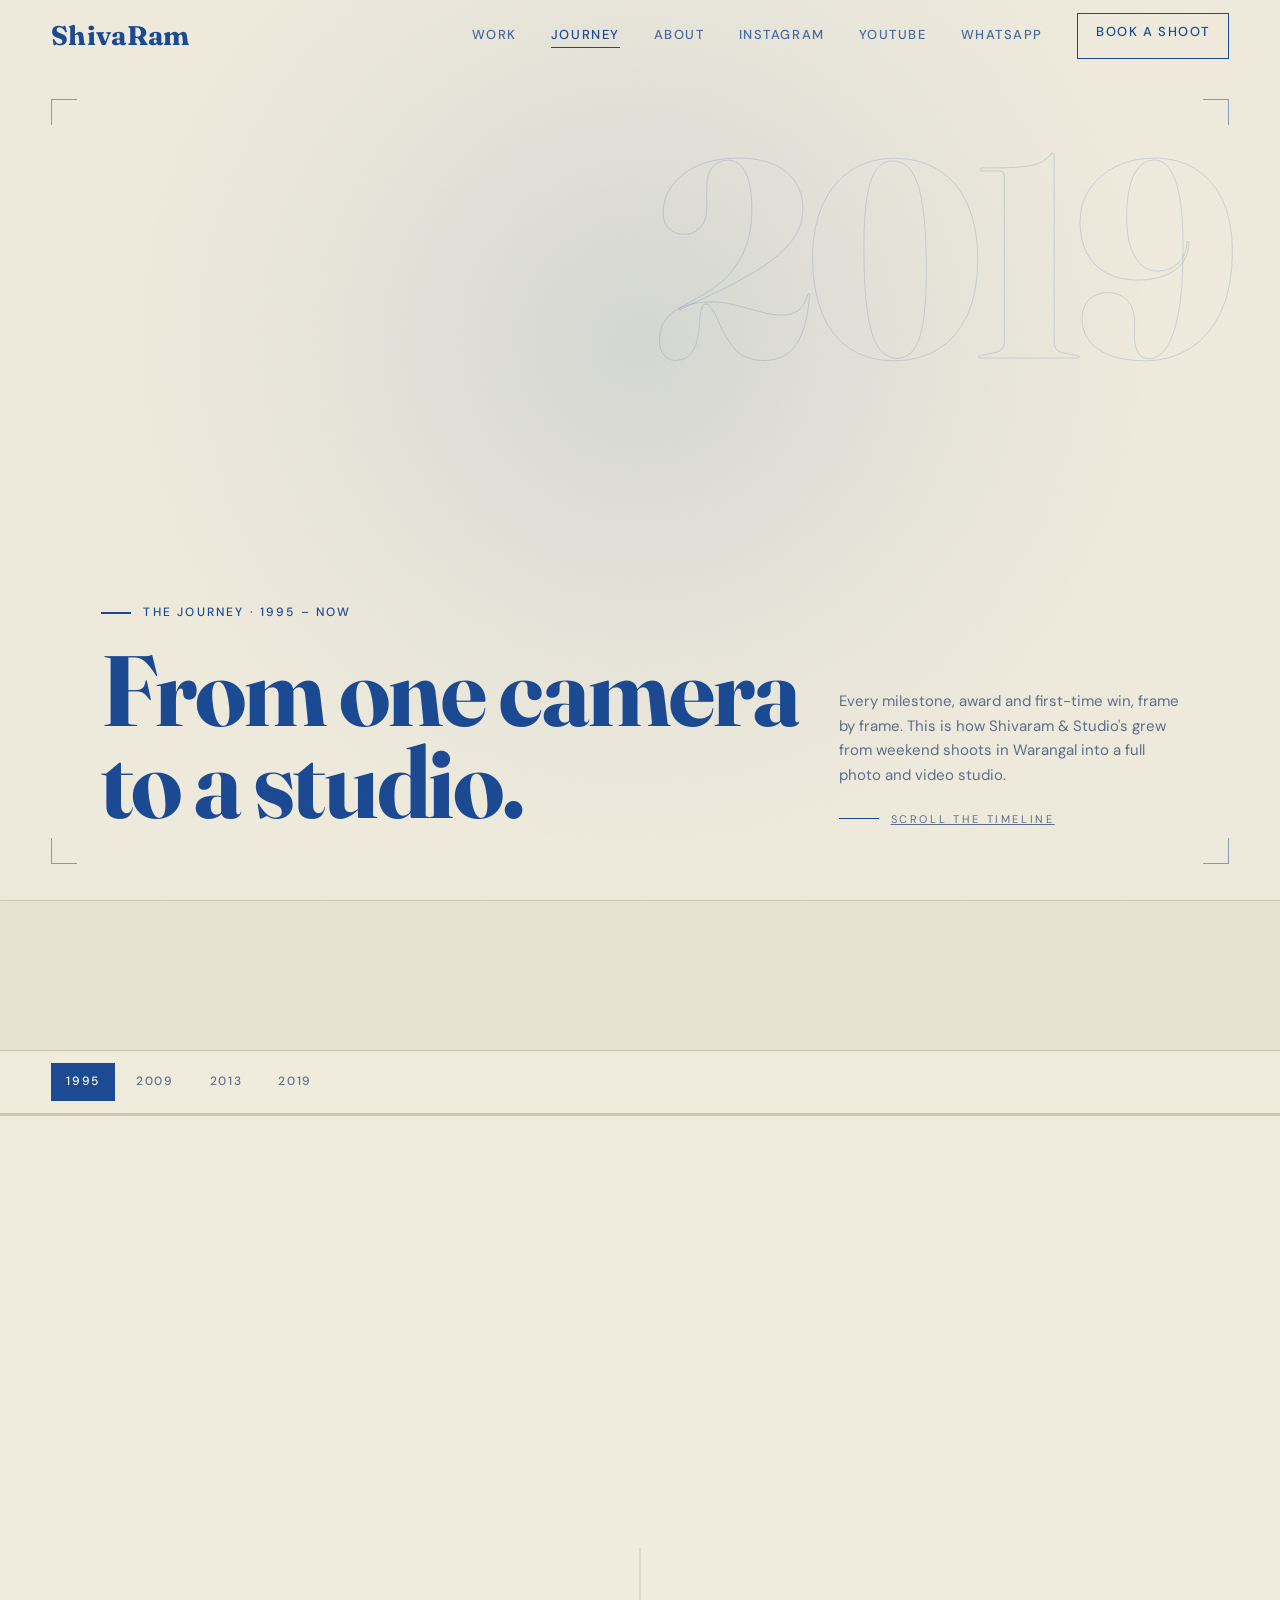
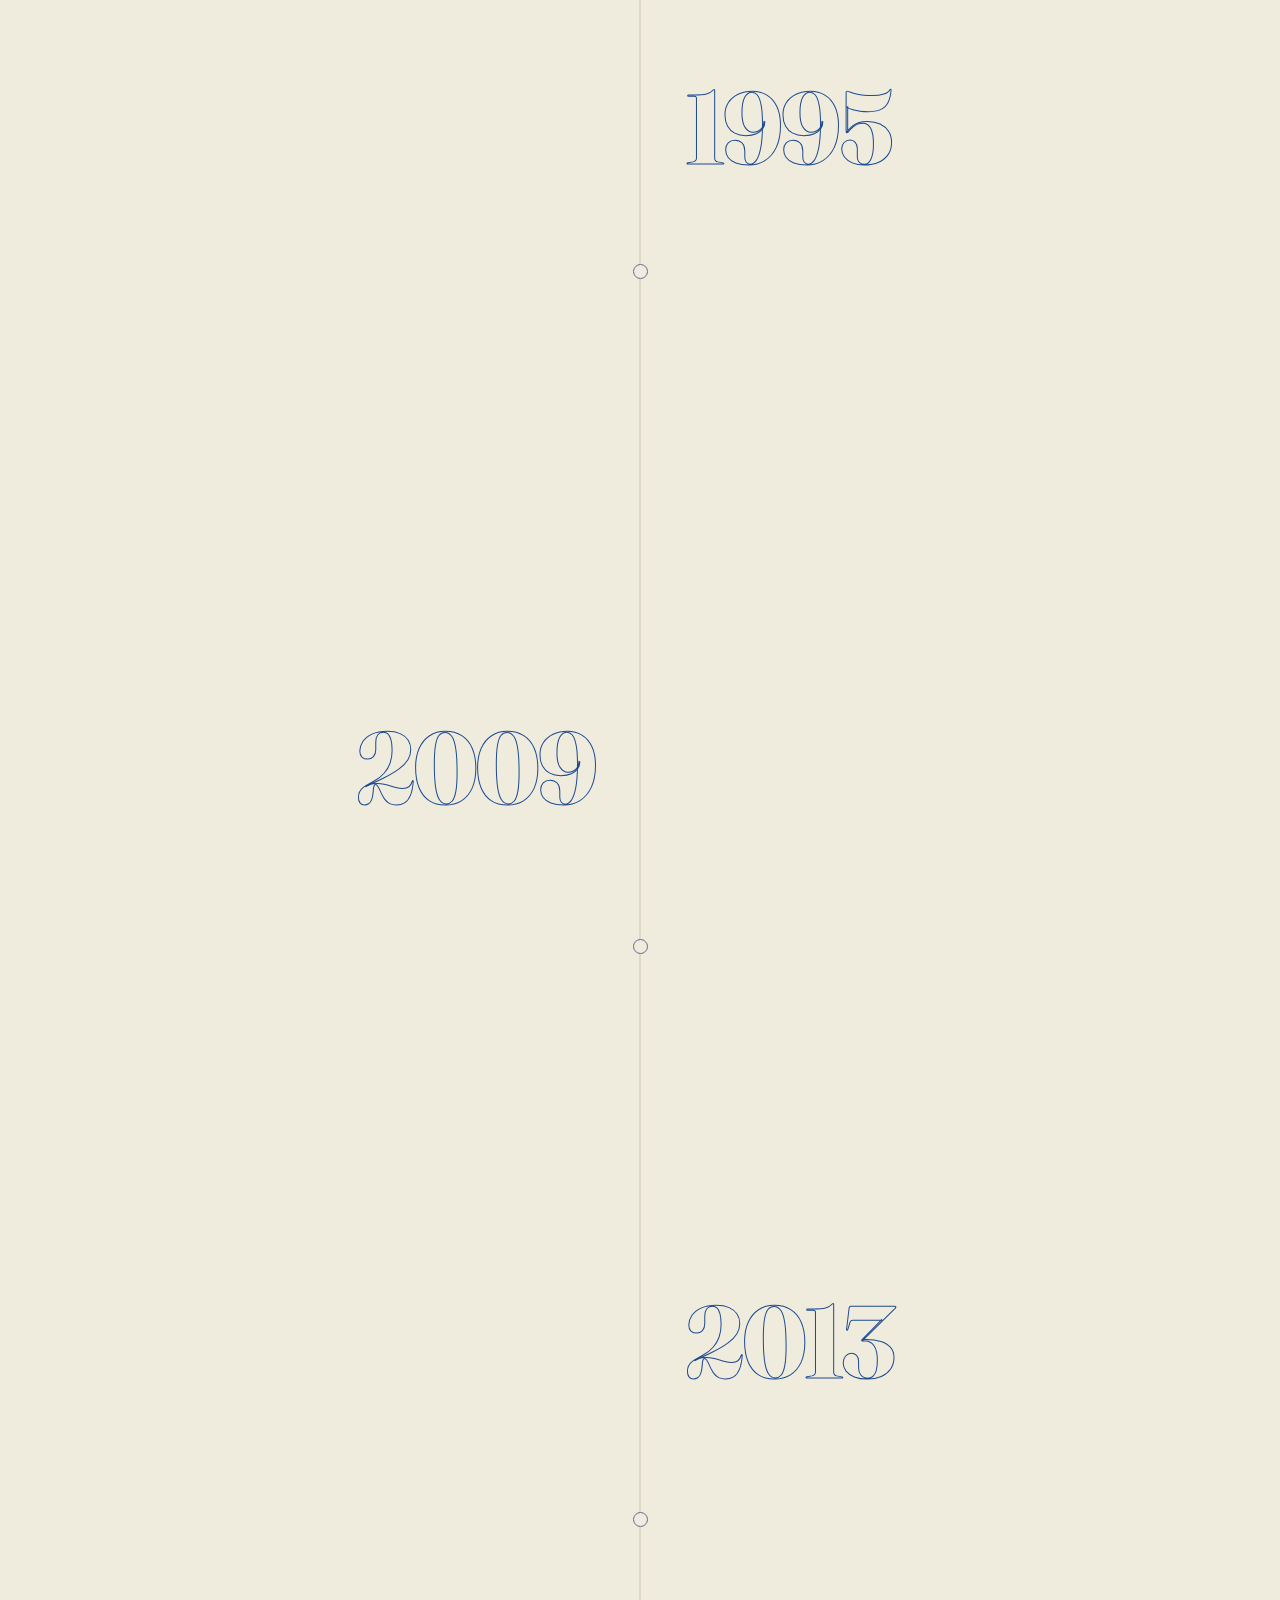
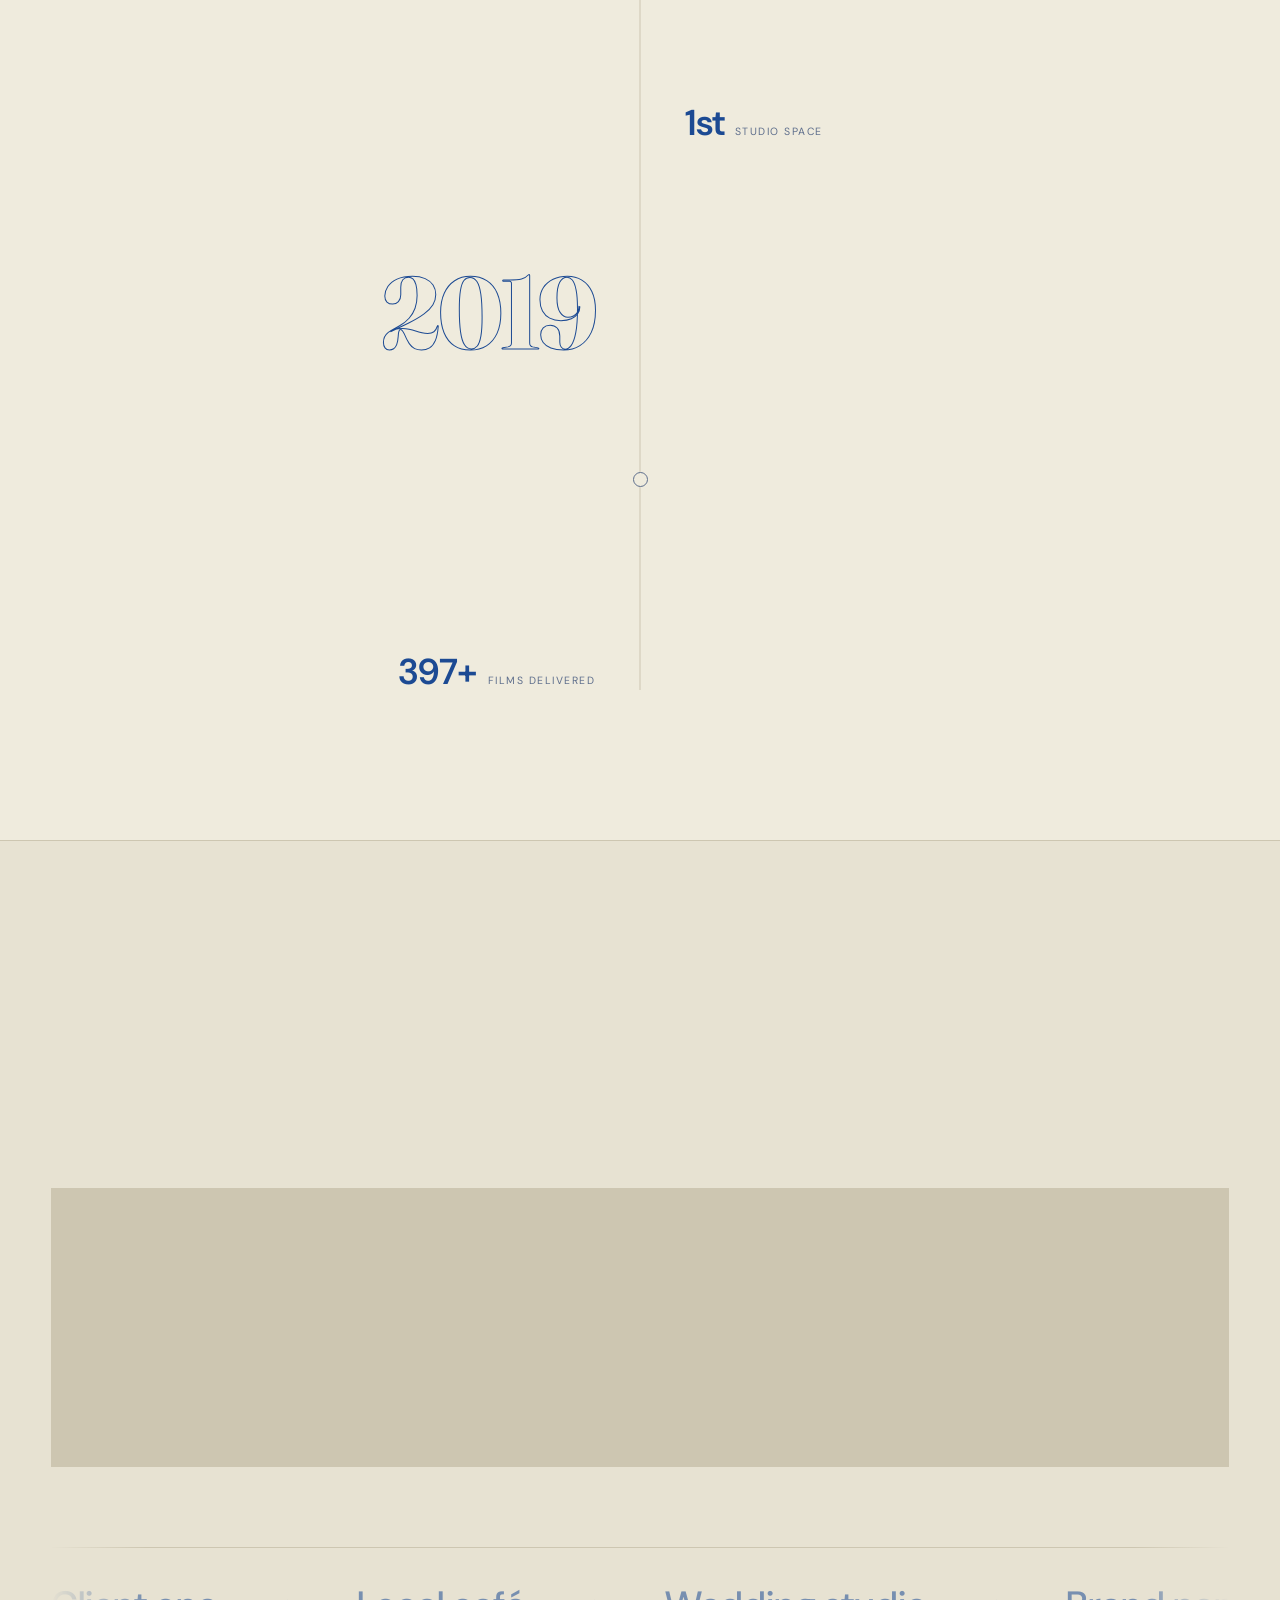
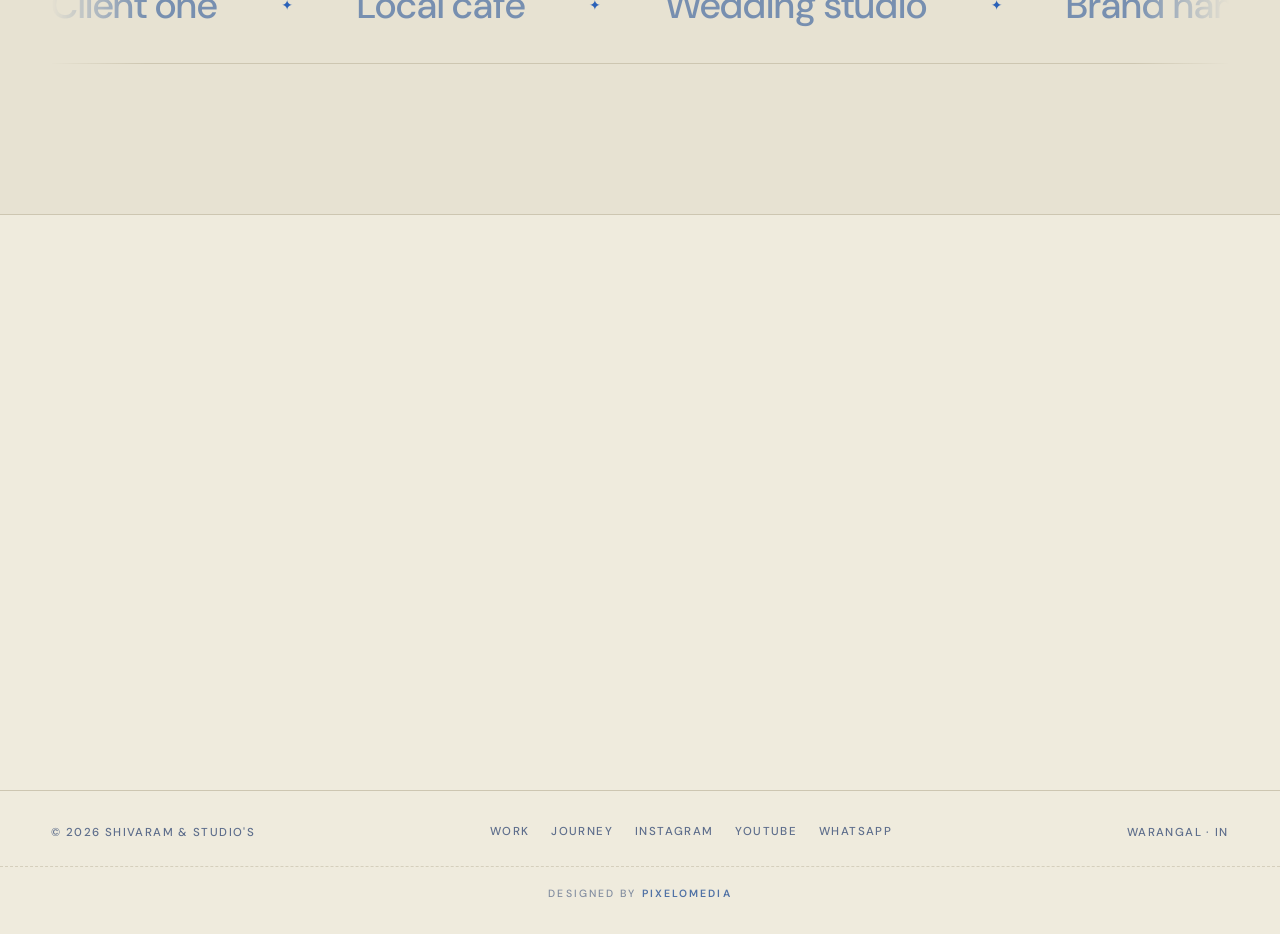
<file: journey.html>
<!DOCTYPE html>
<html lang="en">
<head>
<meta charset="UTF-8">
<meta name="viewport" content="width=device-width, initial-scale=1, viewport-fit=cover">
<meta name="description" content="The journey of Shivaram & Studio's: milestones, achievements and recognition from the first shoot to today.">
<title>Journey · Shivaram &amp; Studio's</title>
<link rel="preconnect" href="https://fonts.googleapis.com">
<link rel="preconnect" href="https://fonts.gstatic.com" crossorigin>
<link rel="stylesheet" href="https://fonts.googleapis.com/css2?family=Fraunces:ital,opsz,wght@0,9..144,600..800;1,9..144,600..800&family=DM+Sans:ital,opsz,wght@0,9..40,300..700;1,9..40,300..700&display=swap">

<style>
:root{
  color-scheme:light;
  --ink:#EFEBDD;
  --ink-2:#E7E2D2;
  --ink-3:#DDD7C5;
  --line:#CDC6B1;
  --paper:#1C4A93;
  --mute:#5E6E8C;
  --amber:#1C4A93;
  --amber-deep:#2A61B8;
  --display:"Fraunces",Georgia,"Times New Roman",serif;
  --body:"DM Sans","Segoe UI",system-ui,sans-serif;
  --mono:"DM Sans","Segoe UI",system-ui,sans-serif;
  --gutter:clamp(16px,4vw,56px);
  --max:1320px;
}
*{box-sizing:border-box}
html{scroll-behavior:smooth;scroll-padding-top:140px}
body{margin:0;background:var(--ink);color:var(--paper);font-family:var(--body);font-size:16px;line-height:1.65;-webkit-font-smoothing:antialiased;overflow-x:hidden}
img{max-width:100%;display:block}
a{color:inherit}
::selection{background:var(--amber);color:var(--ink)}
:focus-visible{outline:2px solid var(--amber);outline-offset:3px}

.grain{pointer-events:none;position:fixed;inset:0;z-index:90;opacity:.07;mix-blend-mode:overlay;background-image:url("data:image/svg+xml,%3Csvg xmlns='http://www.w3.org/2000/svg' width='160' height='160'%3E%3Cfilter id='n'%3E%3CfeTurbulence type='fractalNoise' baseFrequency='.9' numOctaves='2' stitchTiles='stitch'/%3E%3C/filter%3E%3Crect width='100%25' height='100%25' filter='url(%23n)'/%3E%3C/svg%3E")}

.wrap{max-width:var(--max);margin-inline:auto;padding-inline:var(--gutter)}
.eyebrow{font-family:var(--mono);font-weight:500;font-size:12px;letter-spacing:.18em;text-transform:uppercase;color:var(--amber)}
.mono{font-family:var(--mono);font-weight:500;font-variant-numeric:tabular-nums}
h3{font-family:var(--body);font-weight:600;margin:0;text-wrap:balance;line-height:1.15;letter-spacing:-.01em}
h1,h2{font-family:var(--display);font-weight:700;font-optical-sizing:auto;margin:0;text-wrap:balance;line-height:1.05}
h2{font-size:clamp(34px,5.2vw,66px);letter-spacing:-.015em}
h1 em,h2 em,h3 em{font-style:italic;color:var(--amber)}
p{margin:0}

/* NAV */
.nav{position:fixed;top:0;left:0;right:0;z-index:50;padding-top:env(safe-area-inset-top,0px);transition:background .4s,border-color .4s;border-bottom:1px solid transparent}
.nav.solid{background:rgba(13,10,8,.86);backdrop-filter:blur(14px);-webkit-backdrop-filter:blur(14px);border-color:var(--line)}
.nav-in{display:flex;align-items:center;justify-content:space-between;gap:24px;height:72px}
.brand{display:flex;align-items:baseline;gap:10px;text-decoration:none}
.brand b{font-family:var(--display);font-weight:700;font-size:27px;letter-spacing:.01em}
.brand b i{color:var(--amber)}
.links{display:flex;gap:34px;align-items:center}
.links a{font-weight:500;text-decoration:none;font-size:13px;letter-spacing:.12em;text-transform:uppercase;color:var(--paper);opacity:.8;transition:opacity .2s,color .2s}
.links a:hover,.links a[aria-current="page"]{opacity:1;color:var(--amber)}
.links .book{opacity:1;border:1px solid var(--amber);color:var(--amber);padding:10px 18px}
.links .book:hover{background:var(--amber);color:var(--ink)}
.burger{display:none;background:none;border:0;color:var(--paper);width:44px;height:44px;cursor:pointer;padding:10px}
.burger i{display:block;height:1.5px;background:currentColor;margin:6px 0;transition:transform .3s,opacity .3s}
.nav.open .burger i:nth-child(1){transform:translateY(7.5px) rotate(45deg)}
.nav.open .burger i:nth-child(2){opacity:0}
.nav.open .burger i:nth-child(3){transform:translateY(-7.5px) rotate(-45deg)}

.btn{font-family:var(--body);display:inline-flex;align-items:center;gap:12px;background:var(--amber);color:var(--ink);text-decoration:none;font-weight:600;font-size:13px;letter-spacing:.12em;text-transform:uppercase;padding:16px 26px;border:0;cursor:pointer;transition:background .25s,gap .25s}
.btn:hover{background:var(--paper);gap:18px}
.btn.ghost{background:transparent;color:var(--paper);border:1px solid rgba(241,232,218,.4)}
.btn.ghost:hover{border-color:var(--amber);color:var(--amber)}

section{padding-block:clamp(80px,12vw,150px)}

/* HERO */
.jhero{position:relative;min-height:100svh;display:grid;align-items:end;padding:calc(72px + 60px) 0 clamp(48px,8vh,90px);overflow:hidden;isolation:isolate}
.jhero::before{content:"";position:absolute;left:50%;top:38%;width:min(1100px,140vw);aspect-ratio:1;transform:translate(-50%,-50%);border-radius:50%;background:radial-gradient(circle,rgba(227,162,91,.18) 0%,rgba(227,162,91,.05) 38%,transparent 66%);z-index:-1}
.vf{position:absolute;inset:clamp(84px,11vh,110px) var(--gutter) clamp(24px,4vh,40px);pointer-events:none;z-index:-1}
.vf i{position:absolute;width:26px;height:26px;border-color:rgba(241,232,218,.4);border-style:solid;border-width:0}
.vf i:nth-child(1){top:0;left:0;border-top-width:1.5px;border-left-width:1.5px}
.vf i:nth-child(2){top:0;right:0;border-top-width:1.5px;border-right-width:1.5px}
.vf i:nth-child(3){bottom:0;left:0;border-bottom-width:1.5px;border-left-width:1.5px}
.vf i:nth-child(4){bottom:0;right:0;border-bottom-width:1.5px;border-right-width:1.5px}
.big-year{position:absolute;right:var(--gutter);top:clamp(110px,16vh,170px);font-family:var(--display);font-weight:700;font-size:clamp(120px,22vw,340px);line-height:.8;color:transparent;-webkit-text-stroke:1px rgba(241,232,218,.12);letter-spacing:-.04em;z-index:-1;user-select:none}
.jhero-in{display:grid;grid-template-columns:1fr auto;align-items:end;gap:40px}
.jhero h1{font-weight:700;font-size:clamp(46px,7.8vw,118px);letter-spacing:-.02em;line-height:.92;margin-top:20px}
.jhero h1 span{display:block;overflow:hidden}
.jhero h1 span b{display:block;font-weight:700;animation:rise 1.1s cubic-bezier(.2,.7,.1,1) both}
.jhero h1 span:nth-child(2) b{animation-delay:.12s}
@keyframes rise{from{transform:translateY(100%)}to{transform:none}}
.jhero-side{max-width:340px;display:grid;gap:22px;animation:fade 1s .4s both}
@keyframes fade{from{opacity:0;transform:translateY(12px)}to{opacity:1;transform:none}}
.jhero-side p{color:rgba(241,232,218,.82);font-size:15px}
.scroll-cue{display:flex;align-items:center;gap:12px;font-family:var(--mono);font-size:11px;letter-spacing:.24em;text-transform:uppercase;color:var(--mute)}
.scroll-cue::before{content:"";width:40px;height:1px;background:var(--amber)}

/* STATS */
.stats-band{border-block:1px solid var(--line);background:var(--ink-2);padding-block:0}
.stats{display:grid;grid-template-columns:repeat(4,1fr)}
.stats div{padding:34px 0 30px;display:grid;gap:4px}
.stats div + div{padding-left:28px;border-left:1px solid var(--line)}
.stats b{font-family:var(--body);font-weight:600;font-size:clamp(40px,5vw,64px);line-height:1}
.stats b sup{font-size:.45em;color:var(--amber);margin-left:2px}
.stats span{font-family:var(--mono);font-weight:500;font-size:10.5px;letter-spacing:.14em;color:var(--mute);text-transform:uppercase}

/* YEAR BAR */
.yearbar{position:sticky;top:72px;z-index:40;background:rgba(13,10,8,.9);backdrop-filter:blur(12px);-webkit-backdrop-filter:blur(12px);border-bottom:1px solid var(--line)}
.yearbar-in{display:flex;gap:6px;overflow-x:auto;scrollbar-width:none;padding-block:12px}
.yearbar-in::-webkit-scrollbar{display:none}
.yr{flex:none;font-family:var(--mono);font-weight:500;font-size:12px;letter-spacing:.14em;color:var(--mute);text-decoration:none;padding:8px 14px;border:1px solid transparent;transition:color .2s,border-color .2s,background .2s}
.yr:hover{color:var(--paper);border-color:var(--line)}
.yr.on{color:var(--ink);background:var(--amber);border-color:var(--amber)}
.yearbar .prog{height:2px;background:var(--line)}
.yearbar .prog i{display:block;height:100%;width:0;background:var(--amber);transition:width .15s linear}

/* TIMELINE */
.head{display:flex;justify-content:space-between;align-items:end;gap:32px;flex-wrap:wrap;margin-bottom:clamp(48px,7vw,90px)}
.head .eyebrow{margin-bottom:18px;display:block}
.head p.lead{max-width:420px;color:var(--mute)}
.tl{position:relative;display:grid;gap:clamp(70px,10vw,140px)}
.tl-rail{position:absolute;left:50%;top:0;bottom:0;width:1px;background:var(--line);transform:translateX(-50%)}
.tl-rail i{position:absolute;left:0;top:0;width:100%;height:0;background:linear-gradient(var(--amber-deep),var(--amber));box-shadow:0 0 12px rgba(227,162,91,.5)}
.ms{position:relative;display:grid;grid-template-columns:1fr 90px 1fr;align-items:center}
.ms-dot{grid-column:2;grid-row:1;justify-self:center;width:15px;height:15px;border-radius:50%;background:var(--ink);border:1.5px solid var(--mute);position:relative;z-index:1;transition:border-color .5s,background .5s,box-shadow .5s}
.ms.lit .ms-dot{border-color:var(--amber);background:var(--amber);box-shadow:0 0 0 6px rgba(227,162,91,.15)}
.ms-copy{grid-column:1;grid-row:1;justify-self:end;text-align:right;max-width:470px;display:grid;gap:16px}
.ms-media{grid-column:3;grid-row:1;justify-self:start;width:100%;max-width:520px}
.ms:nth-child(even) .ms-copy{grid-column:3;justify-self:start;text-align:left}
.ms:nth-child(even) .ms-media{grid-column:1;justify-self:end}
.ms-year{font-family:var(--display);font-weight:700;font-size:clamp(64px,8vw,112px);line-height:.85;letter-spacing:-.03em;color:transparent;-webkit-text-stroke:1px var(--amber)}
.ms-meta{font-family:var(--mono);font-weight:500;font-size:11px;letter-spacing:.16em;text-transform:uppercase;color:var(--mute)}
.ms-meta b{color:var(--amber);font-weight:500}
.ms h3{font-size:clamp(30px,3.2vw,44px)}
.ms p{color:var(--mute);font-size:15.5px}
.tags{display:flex;gap:8px;flex-wrap:wrap}
.ms:not(:nth-child(even)) .tags{justify-content:flex-end}
.tags span{font-family:var(--mono);font-size:10.5px;letter-spacing:.12em;text-transform:uppercase;border:1px solid var(--line);padding:5px 10px;color:var(--paper)}
.ms-stat{display:flex;align-items:baseline;gap:10px}
.ms:not(:nth-child(even)) .ms-stat{justify-content:flex-end}
.ms-stat b{font-family:var(--body);font-weight:600;font-size:36px;color:var(--paper);line-height:1}
.ms-stat span{font-family:var(--mono);font-size:10.5px;letter-spacing:.14em;text-transform:uppercase;color:var(--mute)}

.frame{position:relative;background:#EFE6D6;padding:10px 10px 46px;box-shadow:0 30px 60px -24px rgba(0,0,0,.9);transform:rotate(var(--r,-2deg));transition:transform .6s cubic-bezier(.2,.7,.1,1);cursor:zoom-in}
.frame:hover{transform:rotate(0deg) scale(1.02)}
.frame .pic{position:relative;aspect-ratio:var(--ar,4/3);overflow:hidden;background:linear-gradient(135deg,#3a2a1d,#16110d 60%,#2a1d12)}
.frame .pic img{position:absolute;inset:0;width:100%;height:100%;object-fit:cover;filter:saturate(.92)}
.frame .ph{position:absolute;inset:0;display:grid;place-items:center;font-family:var(--body);font-weight:600;font-size:clamp(40px,6vw,72px);color:rgba(241,232,218,.18)}
.frame figcaption{position:absolute;left:14px;right:14px;bottom:12px;display:flex;justify-content:space-between;gap:10px;font-family:var(--mono);font-size:10.5px;letter-spacing:.1em;color:#5a4636;text-transform:uppercase}
.ms.now .ms-year{color:var(--amber);-webkit-text-stroke:0}
.ms.now .ms-meta b::before{content:"";display:inline-block;width:7px;height:7px;border-radius:50%;background:#E0533B;margin-right:8px;vertical-align:1px;animation:blink 1.6s steps(2) infinite}
@keyframes blink{50%{opacity:.15}}

/* RECOGNITION */
.rec-sec{background:var(--ink-2);border-block:1px solid var(--line)}
.rec-grid{display:grid;grid-template-columns:repeat(auto-fill,minmax(280px,1fr));gap:1px;background:var(--line);border:1px solid var(--line)}
.rec{background:var(--ink-2);padding:30px 28px;display:grid;gap:14px;align-content:start;transition:background .3s}
.rec:hover{background:var(--ink-3)}
.rec .k{display:flex;justify-content:space-between;align-items:center;font-family:var(--mono);font-size:11px;letter-spacing:.16em;text-transform:uppercase;color:var(--amber)}
.rec .k svg{width:22px;height:22px;stroke:var(--amber);fill:none;stroke-width:1.4}
.rec h3{font-size:28px}
.rec p{color:var(--mute);font-size:14.5px}
.rec small{font-family:var(--mono);font-size:10.5px;letter-spacing:.14em;color:var(--mute);text-transform:uppercase}

/* CLIENTS */
.marq{overflow:hidden;border-block:1px solid var(--line);padding-block:26px;margin-top:clamp(50px,7vw,80px);-webkit-mask-image:linear-gradient(90deg,transparent,#000 8%,#000 92%,transparent);mask-image:linear-gradient(90deg,transparent,#000 8%,#000 92%,transparent)}
.marq-track{display:flex;gap:64px;width:max-content;animation:marquee 40s linear infinite}
.marq-track span{font-family:var(--body);font-weight:500;font-size:clamp(26px,3vw,38px);color:rgba(241,232,218,.55);white-space:nowrap;display:flex;align-items:center;gap:64px}
.marq-track span::after{content:"✦";font-style:normal;font-size:14px;color:var(--amber-deep)}
@keyframes marquee{to{transform:translateX(-50%)}}

/* NEXT */
.next{text-align:center;display:grid;justify-items:center;gap:26px}
.next p{color:var(--mute);max-width:52ch}
.next .row{display:flex;gap:12px;flex-wrap:wrap;justify-content:center}

footer{border-top:1px solid var(--line);padding-block:32px}
.foot{display:flex;justify-content:space-between;gap:20px;flex-wrap:wrap;align-items:center;font-family:var(--mono);font-weight:500;font-size:11.5px;letter-spacing:.12em;color:var(--mute);text-transform:uppercase}
.foot nav{display:flex;gap:22px;flex-wrap:wrap}
.foot a{text-decoration:none}
.foot a:hover{color:var(--amber)}

/* LIGHTBOX */
.lb{position:fixed;inset:0;z-index:100;background:rgba(8,6,5,.96);display:grid;grid-template-rows:auto 1fr auto;padding:calc(env(safe-area-inset-top,0px) + 16px) var(--gutter) calc(env(safe-area-inset-bottom,0px) + 16px)}
.lb[hidden]{display:none!important}
.lb-top,.lb-bot{display:flex;justify-content:space-between;align-items:center;gap:16px;font-family:var(--mono);font-size:12px;letter-spacing:.14em;color:var(--mute);text-transform:uppercase}
.lb-stage{display:grid;place-items:center;min-height:0}
.lb-stage img{max-height:78vh;max-width:100%;width:auto;object-fit:contain;box-shadow:0 30px 80px rgba(0,0,0,.6)}
.lb button{background:none;border:1px solid var(--line);color:var(--paper);width:48px;height:48px;cursor:pointer;font-size:18px;display:grid;place-items:center}
.lb button:hover{border-color:var(--amber);color:var(--amber)}
.lb-title{font-family:var(--body);font-weight:600;font-size:27px;color:var(--paper);text-transform:none;letter-spacing:0}

.reveal{transition:opacity 1s,transform 1s cubic-bezier(.2,.7,.1,1)}
.js .reveal.pre{opacity:.001;transform:translateY(36px)}
.js .ms.pre .frame{opacity:0;transform:rotate(var(--r,-2deg)) translateY(40px) scale(.96)}
.ms .frame{transition:opacity 1s .15s,transform .9s cubic-bezier(.2,.7,.1,1)}

@media (max-width:900px){
  .links{position:fixed;inset:calc(72px + env(safe-area-inset-top,0px)) 0 auto 0;flex-direction:column;align-items:flex-start;gap:0;background:var(--ink);border-bottom:1px solid var(--line);padding:8px var(--gutter) 24px;transform:translateY(-8px);opacity:0;pointer-events:none;transition:all .3s}
  .links a{padding:16px 0;width:100%;border-bottom:1px solid var(--line);font-size:14px}
  .links .book{margin-top:16px;text-align:center;border-bottom:1px solid var(--amber)}
  .nav.open .links{opacity:1;transform:none;pointer-events:auto}
  .nav.open{background:var(--ink)}
  .burger{display:block}
  .jhero-in{grid-template-columns:1fr}
  .stats{grid-template-columns:repeat(2,1fr)}
  .stats div:nth-child(3){padding-left:0;border-left:0}
  .stats div:nth-child(n+3){border-top:1px solid var(--line)}
  .tl-rail{left:7px}
  .ms{grid-template-columns:30px 1fr;row-gap:26px}
  .ms-dot{grid-column:1;justify-self:start}
  .ms .ms-copy,.ms:nth-child(even) .ms-copy{grid-column:2;grid-row:1;justify-self:start;text-align:left;max-width:none}
  .ms .ms-media,.ms:nth-child(even) .ms-media{grid-column:2;grid-row:2;justify-self:start;max-width:none}
  .ms:not(:nth-child(even)) .tags,.ms:not(:nth-child(even)) .ms-stat{justify-content:flex-start}
  .ms-dot{align-self:start;margin-top:18px}
}
@media (prefers-reduced-motion:reduce) and (max-width:0px){
  *,*::before,*::after{animation:none!important;transition:none!important}
  html{scroll-behavior:auto}
}

/* ===== Unified cream + blue theme overrides ===== */
.grain{opacity:.05;mix-blend-mode:multiply}
::selection{background:var(--paper);color:#fff}
.nav.solid{background:rgba(239,235,221,.9)}
.links .book:hover{color:#fff}
.btn{color:#fff}
.btn:hover{background:var(--amber-deep);color:#fff}
.btn.ghost{color:var(--paper);border-color:rgba(28,74,147,.4)}
.btn.ghost:hover{background:transparent}
.vf i{border-color:rgba(28,74,147,.5)}
.lb{background:rgba(239,235,221,.97)}
.lb-stage img{box-shadow:0 30px 70px rgba(28,74,147,.25)}
.jhero::before{background:radial-gradient(circle,rgba(28,74,147,.12) 0%,rgba(28,74,147,.04) 38%,transparent 66%)}
.big-year{-webkit-text-stroke:1px rgba(28,74,147,.16)}
.jhero-side p{color:var(--mute)}
.yearbar{background:rgba(239,235,221,.9)}
.yr.on{color:#fff}
.tl-rail i{box-shadow:0 0 12px rgba(28,74,147,.35)}
.ms.lit .ms-dot{box-shadow:0 0 0 6px rgba(28,74,147,.15)}
.frame{background:#FBF9F3;box-shadow:0 30px 60px -24px rgba(10,26,56,.45)}
.frame .pic{background:linear-gradient(135deg,#DDD7C5,#E7E2D2 60%,#CDC6B1)}
.frame .ph{color:rgba(28,74,147,.22)}
.frame figcaption{color:var(--mute)}
.marq-track span{color:rgba(28,74,147,.55)}
.soc{display:flex;gap:inherit;flex:none}
.btn.sq{padding:0;width:var(--sq,55.4px);height:var(--sq,55.4px);justify-content:center;flex:none}
.btn.sq svg{width:20px;height:20px;fill:none;stroke:currentColor;stroke-width:1.6;stroke-linejoin:round}
.btn.sq svg .dot{fill:currentColor;stroke:none}
.btn.sq:hover{gap:12px}
[hidden]{display:none!important}

/* ===== TEXT MOTION (headings, labels, paragraphs, buttons) ===== */
/* Word-by-word heading rise */
.tw{display:inline-block;overflow:hidden;vertical-align:bottom;padding:0 .08em .14em 0;margin:0 -.08em -.14em 0}
.tw-i{display:inline-block;transform-origin:0 100%;transition:transform 1s cubic-bezier(.2,.75,.1,1) var(--d,0ms),opacity .8s ease var(--d,0ms)}
.tm-on .tm-words:not(.tm-in) .tw-i{transform:translateY(112%) rotate(5deg);opacity:0}

/* Italic accent words: light sweep after they rise, again on hover */
.tm-words em .tw-i{background:linear-gradient(100deg,var(--amber) 0 38%,#86AEEA 50%,var(--amber) 62% 100%) 100% 0/260% 100% no-repeat;-webkit-background-clip:text;background-clip:text;color:transparent;-webkit-text-fill-color:transparent}
.tm-words.tm-in em .tw-i{animation:tmShine 1.8s cubic-bezier(.4,0,.2,1) calc(var(--d,0ms) + .7s) both}
@media (hover:hover){.tm-words.tm-in:hover em .tw-i{animation:tmShine2 1.3s cubic-bezier(.4,0,.2,1) both}}
@keyframes tmShine{from{background-position:100% 0}to{background-position:0 0}}
@keyframes tmShine2{from{background-position:100% 0}to{background-position:0 0}}

/* Eyebrow labels "type in" with a viewfinder-style flicker */
.tc{display:inline-block;white-space:pre}
.tm-on .tm-type:not(.tm-in) .tc{opacity:0}
.tm-type.tm-in .tc{animation:tmType .38s steps(4,end) var(--d,0ms) both}
@keyframes tmType{0%{opacity:0}35%{opacity:1}55%{opacity:.2}75%{opacity:1}100%{opacity:1}}

/* Paragraphs: soft focus-pull, like a lens finding focus */
.tm-focus{transition:opacity 1.1s ease,filter 1.1s ease,transform 1.1s cubic-bezier(.2,.75,.1,1)}
.tm-on .tm-focus:not(.tm-in){opacity:0;filter:blur(8px);transform:translateY(16px)}

/* Staggered groups (stats, tags, info rows, award cards) */
.tm-on .tm-stagger:not(.tm-in) > *{opacity:0}
.tm-stagger.tm-in > *{animation:tmUp .8s cubic-bezier(.2,.75,.1,1) var(--d,0ms) both}
@keyframes tmUp{from{opacity:0;transform:translateY(18px)}to{opacity:1;transform:none}}

/* Brand: letters rise on load, wave on hover */
.bc{display:inline-block}
.tcw{white-space:nowrap}
.brand b span{font:inherit;letter-spacing:inherit;color:inherit;text-transform:none}
.tm-on .brand:not(.tm-loaded) .bc{animation:tmRise .9s cubic-bezier(.2,.75,.1,1) var(--d,0ms) both}
@media (hover:hover){.brand.tm-loaded:hover .bc{animation:tmWave .55s ease var(--d,0ms)}}
@keyframes tmRise{from{opacity:0;transform:translateY(60%) rotate(8deg)}to{opacity:1;transform:none}}
@keyframes tmWave{40%{transform:translateY(-22%)}100%{transform:none}}

/* Buttons: label rolls letter by letter on hover */
.tm-roll{display:inline-block;overflow:hidden;line-height:1.3;height:1.3em;white-space:pre}
.tm-roll .rc{display:inline-block;text-shadow:0 1.3em currentColor;transition:transform .5s cubic-bezier(.65,0,.25,1) var(--d,0ms)}
@media (hover:hover){
  .btn:hover .tm-roll .rc,.links .book:hover .tm-roll .rc,.svc-cta:hover .tm-roll .rc{transform:translateY(-1.3em)}
  .btn > span[aria-hidden="true"]{display:inline-block;transition:transform .35s cubic-bezier(.2,.75,.1,1)}
  .btn:hover > span[aria-hidden="true"]{transform:translateX(4px)}
  .btn.sq svg{transition:transform .45s cubic-bezier(.3,1.6,.5,1)}
  .btn.sq:hover svg{transform:scale(1.16) rotate(-8deg)}
}

/* Nav + footer links: underline draws in */
@media (min-width:901px){
  .links a:not(.book){background:linear-gradient(currentColor,currentColor) 0 100%/0 1px no-repeat;padding-bottom:3px;transition:opacity .2s,color .2s,background-size .4s cubic-bezier(.2,.75,.1,1)}
  .links a:not(.book):hover,.links a[aria-current="page"]{background-size:100% 1px}
}
.foot nav a{background:linear-gradient(currentColor,currentColor) 0 100%/0 1px no-repeat;padding-bottom:2px;transition:color .2s,background-size .4s cubic-bezier(.2,.75,.1,1)}
.foot nav a:hover{background-size:100% 1px}
/* Mobile menu items slide in one after another */
@media (max-width:900px){.nav.open .links a{animation:tmUp .5s cubic-bezier(.2,.75,.1,1) var(--d,0ms) both}}

/* Journey: outlined year fills with colour when its milestone lights up */
.ms-year{background:linear-gradient(90deg,var(--amber) 50%,transparent 50%) 100% 0/200% 100% no-repeat;-webkit-background-clip:text;background-clip:text;transition:background-position 1.4s cubic-bezier(.2,.75,.1,1)}
.ms.lit .ms-year{background-position:0 0}
.big-year.tm-flip{animation:tmFlip .7s cubic-bezier(.2,.75,.1,1)}
@keyframes tmFlip{from{opacity:0;transform:translateY(6%) scale(.98);filter:blur(6px)}to{opacity:1;transform:none;filter:none}}
.marq:hover .marq-track{animation-play-state:paused}

@media (prefers-reduced-motion:reduce) and (max-width:0px){
  .tm-words em .tw-i{background:none;color:inherit;-webkit-text-fill-color:currentColor}
}

/* ===== CREDIT WATERMARK ===== */
.credit{max-width:var(--max);margin:22px auto 0;padding:18px var(--gutter) 0;border-top:1px dashed var(--line);text-align:center;font-family:var(--mono);font-weight:500;font-size:10.5px;letter-spacing:.2em;text-transform:uppercase;color:var(--mute);opacity:.75}
.credit b{font-weight:600;color:var(--paper)}

/* ===== TEXT MOTION · BOOST (stronger, more visible) ===== */
.tm-on .tm-words:not(.tm-in) .tw-i{transform:translateY(120%) rotate(8deg) scale(.9);opacity:0;filter:blur(6px)}
.tw-i{transition:transform 1.2s cubic-bezier(.16,.9,.1,1) var(--d,0ms),opacity .9s ease var(--d,0ms),filter 1s ease var(--d,0ms)}
/* accent words keep shining every few seconds */
.tm-words.tm-in em .tw-i{animation:tmShine 1.8s cubic-bezier(.4,0,.2,1) calc(var(--d,0ms) + .9s) both,tmShineLoop 5.5s ease-in-out calc(var(--d,0ms) + 3.5s) infinite}
@keyframes tmShineLoop{0%,55%{background-position:100% 0}100%{background-position:0 0}}

/* eyebrow: a line draws in first, then letters type */
.tm-type.eyebrow::before{content:"";display:inline-block;vertical-align:middle;height:1.5px;width:0;margin-right:0;background:currentColor;transition:width .7s cubic-bezier(.2,.75,.1,1),margin .7s}
.tm-type.eyebrow.tm-in::before{width:30px;margin-right:12px}
.tm-type.tm-in .tc{animation:tmType2 .5s cubic-bezier(.2,.75,.1,1) calc(var(--d,0ms) + .25s) both}
@keyframes tmType2{0%{opacity:0;transform:translateY(-60%);filter:blur(3px)}50%{opacity:1}70%{opacity:.35}100%{opacity:1;transform:none;filter:none}}

/* paragraphs: deeper focus-pull */
.tm-focus{transition:opacity 1.3s ease,filter 1.3s ease,transform 1.3s cubic-bezier(.16,.9,.1,1)}
.tm-on .tm-focus:not(.tm-in){opacity:0;filter:blur(14px);transform:translateY(34px)}

/* groups: bigger lift + scale */
@keyframes tmUp{from{opacity:0;transform:translateY(40px) scale(.94)}to{opacity:1;transform:none}}

/* photos & cards: wipe open like a shutter */
.tm-on .tm-wipe:not(.tm-in){clip-path:inset(100% 0 0 0)}
.tm-wipe.tm-in{animation:tmWipe 1.3s cubic-bezier(.7,0,.2,1) backwards}
@keyframes tmWipe{from{clip-path:inset(100% 0 0 0)}to{clip-path:inset(0 0 0 0)}}
.tm-wipe.tm-in img{animation:tmZoom 1.8s cubic-bezier(.2,.75,.1,1) backwards}
@keyframes tmZoom{from{transform:scale(1.25)}to{transform:none}}

/* scroll progress bar */
.tm-prog{position:fixed;top:0;left:0;height:3px;width:100%;transform-origin:0 50%;transform:scaleX(0);background:linear-gradient(90deg,var(--amber-deep,var(--paper)),var(--paper));z-index:120;pointer-events:none}

/* custom cursor (desktop only) */
.tm-cur{position:fixed;left:0;top:0;width:34px;height:34px;margin:-17px 0 0 -17px;border:1.5px solid var(--paper);border-radius:50%;pointer-events:none;z-index:130;display:grid;place-items:center;font:600 9px/1 var(--body);letter-spacing:.16em;color:#fff;text-transform:uppercase;transition:width .3s,height .3s,margin .3s,background .3s,border-color .3s,opacity .3s;opacity:0}
.tm-cur.on{opacity:1}
.tm-cur.link{width:56px;height:56px;margin:-28px 0 0 -28px;background:rgba(28,74,147,.12)}
.tm-cur.view{width:86px;height:86px;margin:-43px 0 0 -43px;background:var(--paper);border-color:var(--paper)}
.tm-cur span{opacity:0;transition:opacity .2s}
.tm-cur.view span{opacity:1}
.tm-dot{position:fixed;left:0;top:0;width:6px;height:6px;margin:-3px 0 0 -3px;border-radius:50%;background:var(--paper);pointer-events:none;z-index:131;opacity:0;transition:opacity .3s}
.tm-dot.on{opacity:1}
@media (hover:none),(pointer:coarse){.tm-cur,.tm-dot{display:none}}

/* hover lift on cards */
@media (hover:hover){
  .rec,.step{transition:background .3s,transform .45s cubic-bezier(.2,.75,.1,1),box-shadow .45s}
  .rec:hover,.step:hover{transform:translateY(-6px);box-shadow:0 18px 40px -22px rgba(28,74,147,.45)}
}

/* ===== MOBILE MOTION (works without a mouse) ===== */
html{-webkit-tap-highlight-color:transparent}

/* tap feedback: press-in + ripple */
.btn,.links .book,.svc-cta{position:relative;overflow:hidden;isolation:isolate}
.btn:active,.links .book:active,.svc-cta:active,.rec:active,.oc-card:active,.chip:active,.yr:active{scale:.95;transition:scale .12s}
.tm-ripple{position:absolute;border-radius:50%;pointer-events:none;background:currentColor;opacity:.28;transform:scale(0);animation:tmRipple .7s ease-out forwards;z-index:-1}
@keyframes tmRipple{to{transform:scale(1);opacity:0}}

/* primary buttons breathe with a soft pulse ring */
.btn:not(.ghost){box-shadow:0 0 0 0 rgba(28,74,147,.45);animation:tmPulse 2.6s ease-out 1.5s infinite}
@keyframes tmPulse{0%{box-shadow:0 0 0 0 rgba(28,74,147,.45)}70%,100%{box-shadow:0 0 0 14px rgba(28,74,147,0)}}

/* icon buttons gently bob, one after another */
.soc .btn.sq svg{animation:tmBob 3.2s ease-in-out infinite}
.soc .btn.sq:nth-child(2) svg{animation-delay:.35s}
.soc .btn.sq:nth-child(3) svg{animation-delay:.7s}
@keyframes tmBob{0%,100%{transform:none}50%{transform:translateY(-3px) rotate(-6deg)}}

/* scroll-linked: headings drift, photos zoom as you scroll */
h2.tm-words{will-change:translate}
.tm-par img{will-change:scale}



/* ===== SCROLL-UP MOTION (things coming in from the top animate downward) ===== */
.tm-words[data-tm-from=top] .tw-i{transform-origin:0 0}
.tm-on .tm-words[data-tm-from=top]:not(.tm-in) .tw-i{transform:translateY(-120%) rotate(-8deg) scale(.9)}
.tm-on .tm-type[data-tm-from=top]:not(.tm-in) .tc{opacity:0}
.tm-type[data-tm-from=top].tm-in .tc{animation-name:tmTypeDown}
@keyframes tmTypeDown{0%{opacity:0;transform:translateY(60%);filter:blur(3px)}50%{opacity:1}70%{opacity:.35}100%{opacity:1;transform:none;filter:none}}
.tm-on .tm-focus[data-tm-from=top]:not(.tm-in){transform:translateY(-34px)}
.tm-stagger[data-tm-from=top].tm-in > *{animation-name:tmDown}
@keyframes tmDown{from{opacity:0;transform:translateY(-40px) scale(.94)}to{opacity:1;transform:none}}
.tm-on .tm-wipe[data-tm-from=top]:not(.tm-in){clip-path:inset(0 0 100% 0)}
.tm-wipe[data-tm-from=top].tm-in{animation-name:tmWipeDown}
@keyframes tmWipeDown{from{clip-path:inset(0 0 100% 0)}to{clip-path:inset(0 0 0 0)}}

/* timeline photos & process steps also replay both ways */
.tm-pop{transition:opacity 1.1s ease,filter 1.1s ease,transform 1.1s cubic-bezier(.16,.9,.1,1)}
.tm-on .tm-pop:not(.tm-in){opacity:0;filter:blur(10px);transform:translateY(60px) scale(.92)}
.tm-on .tm-pop[data-tm-from=top]:not(.tm-in){transform:translateY(-60px) scale(.92)}
</style>
</head>
<body>
<div class="grain" aria-hidden="true"></div>

<header class="nav" id="nav">
  <div class="wrap nav-in">
    <a href="index.html" class="brand" aria-label="Shiva Ram, home"><b>ShivaRam</b></a>
    <nav class="links" id="links">
      <a href="index.html#work">Work</a>
      <a href="index.html#services" hidden>Services</a>
      <a href="journey.html" aria-current="page">Journey</a>
      <a href="index.html#about">About</a>
      <a href="https://www.instagram.com/shivaram.studio?exln=MTViNjJ6Y3pjbXpoOQ==" target="_blank" rel="noopener">Instagram</a>
      <a href="https://www.youtube.com/@shivaramstudio5955" target="_blank" rel="noopener">Youtube</a>
      <a href="https://wa.me/919849056548?text=Hi%20Shivaram%20Studio%2C%20I%27d%20like%20to%20enquire%20about%20a%20shoot." target="_blank" rel="noopener">WhatsApp</a>
      
      <a href="index.html#contact" class="book">Book a shoot</a>
    </nav>
    <button class="burger" id="burger" aria-label="Open menu" aria-expanded="false" aria-controls="links"><i></i><i></i><i></i></button>
  </div>
</header>

<main>
  <!-- HERO -->
  <section class="jhero" aria-label="Introduction">
    <div class="vf" aria-hidden="true"><i></i><i></i><i></i><i></i></div>
    <div class="big-year" id="bigYear" aria-hidden="true">2020</div>
    <div class="wrap jhero-in">
      <div>
        <span class="eyebrow" id="heroEyebrow">The journey · Roll 00 → Now</span>
        <h1><span><b>From one camera</b></span><span><b>to a studio.</b></span></h1>  <!--em>a studio.</em-->
      </div>
      <div class="jhero-side">
        <p>Every milestone, award and first-time win, frame by frame. This is how Shivaram &amp; Studio's grew from weekend shoots in Warangal into a full photo and video studio.</p>
        <a class="scroll-cue" href="#timeline">Scroll the timeline</a>
      </div>
    </div>
  </section>

  <!-- STATS -->
  <section class="stats-band" aria-label="Studio in numbers">
    <div class="wrap stats" id="stats"></div>
  </section>

  <!-- YEAR BAR -->
  <div class="yearbar" aria-label="Jump to year">
    <div class="wrap yearbar-in" id="yearbar"></div>
    <div class="prog"><i id="prog"></i></div>
  </div>

  <!-- TIMELINE -->
  <section id="timeline">
    <div class="wrap">
      <div class="head reveal">
        <div>
          <span class="eyebrow">Milestones</span>
          <h2>Every chapter, <em>developed</em></h2>
        </div>
        <p class="lead">From the very first paid shoot to the work we're making today. Tap any photograph to see it full size.</p>
      </div>
      <div class="tl" id="tl">
        <div class="tl-rail" aria-hidden="true"><i id="railFill"></i></div>
      </div>
    </div>
  </section>

  <!-- RECOGNITION -->
  <section class="rec-sec" id="recognition">
    <div class="wrap">
      <div class="head reveal">
        <div>
          <span class="eyebrow">Recognition</span>
          <h2>Awards Features</h2>
        </div>
        <p class="lead">Moments where the work was noticed beyond the people we shot for.</p>
      </div>
      <div class="rec-grid reveal" id="recGrid"></div>
      <div class="marq" aria-label="Clients we've worked with">
        <div class="marq-track" id="marq"></div>
      </div>
    </div>
  </section>

  <!-- NEXT -->
  <section>
    <div class="wrap next reveal">
      <span class="eyebrow">Next frame</span>
      <h2>The next chapter could be <em>yours.</em></h2>
      <p>Weddings, brands, portraits or reels: tell me what you're planning and let's add it to the story.</p>
      <div class="row">
        <a class="btn" href="index.html#contact">Book a shoot <span aria-hidden="true">→</span></a>
        <a class="btn ghost" href="index.html#work">See the work</a>
        <span class="soc"><a class="btn ghost sq" href="https://www.instagram.com/shivaram.studio?exln=MTViNjJ6Y3pjbXpoOQ==" target="_blank" rel="noopener" aria-label="Shivaram Studio on Instagram"><svg viewBox="0 0 24 24" aria-hidden="true"><rect x="3" y="3" width="18" height="18" rx="5"/><circle cx="12" cy="12" r="4.2"/><circle cx="17.3" cy="6.7" r="1" class="dot"/></svg></a>
            <a class="btn ghost sq" href="https://www.youtube.com/@shivaramstudio5955" target="_blank" rel="noopener" aria-label="Shivaram Studio on YouTube"><svg viewBox="0 0 24 24" aria-hidden="true"><rect x="2.5" y="5.5" width="19" height="13" rx="4"/><path d="M10.2 9.2v5.6l4.8-2.8z" class="dot"/></svg></a>
            <a class="btn ghost sq" href="https://wa.me/919849056548?text=Hi%20Shivaram%20Studio%2C%20I%27d%20like%20to%20enquire%20about%20a%20shoot." target="_blank" rel="noopener" aria-label="Chat with Shivaram Studio on WhatsApp"><svg viewBox="0 0 24 24" aria-hidden="true"><path d="M7.4 19.2 3.5 20.5l1.4-3.9A8.5 8.5 0 1 1 7.4 19.2z"/><path class="dot" transform="translate(12 12) scale(.74) translate(-12 -12)" d="M17.472 14.382c-.297-.149-1.758-.867-2.03-.967-.273-.099-.471-.148-.67.15-.197.297-.767.966-.94 1.164-.173.199-.347.223-.644.075-.297-.15-1.255-.463-2.39-1.475-.883-.788-1.48-1.761-1.653-2.059-.173-.297-.018-.458.13-.606.134-.133.298-.347.446-.52.149-.174.198-.298.298-.497.099-.198.05-.371-.025-.52-.075-.149-.669-1.612-.916-2.207-.242-.579-.487-.5-.669-.51-.173-.008-.371-.01-.57-.01-.198 0-.52.074-.792.372-.272.297-1.04 1.016-1.04 2.479 0 1.462 1.065 2.875 1.213 3.074.149.198 2.096 3.2 5.077 4.487.709.306 1.262.489 1.694.625.712.227 1.36.195 1.871.118.571-.085 1.758-.719 2.006-1.413.248-.694.248-1.289.173-1.413-.074-.124-.272-.198-.57-.347z"/></svg></a></span>
      </div>
    </div>
  </section>
</main>

<footer>
  <div class="wrap foot">
    <span>© <span id="yr">2026</span> Shivaram &amp; Studio's</span>
    <nav><a href="index.html#work">Work</a><a href="index.html#services" hidden>Services</a><a href="journey.html">Journey</a><a href="https://www.instagram.com/shivaram.studio?exln=MTViNjJ6Y3pjbXpoOQ==" target="_blank" rel="noopener">Instagram</a><a href="https://www.youtube.com/@shivaramstudio5955" target="_blank" rel="noopener">YouTube</a><a href="https://wa.me/919849056548?text=Hi%20Shivaram%20Studio%2C%20I%27d%20like%20to%20enquire%20about%20a%20shoot." target="_blank" rel="noopener">WhatsApp</a></nav>
    <span>Warangal · IN</span>
  </div>
  <div class="credit">Designed by <b>Pixelomedia</b></div>
</footer>

<div class="lb" id="lb" hidden role="dialog" aria-modal="true" aria-label="Photo viewer">
  <div class="lb-top"><span id="lb-count"></span><button id="lb-close" aria-label="Close viewer">✕</button></div>
  <div class="lb-stage"><img id="lb-img" alt=""></div>
  <div class="lb-bot">
    <div><div class="lb-title" id="lb-title"></div><div id="lb-sub"></div></div>
    <div style="display:flex;gap:8px"><button id="lb-prev" aria-label="Previous">←</button><button id="lb-next" aria-label="Next">→</button></div>
  </div>
</div>

<script>
document.documentElement.classList.add("js");

/* ═══════════════════════════════════════════════════════════
   EDIT YOUR STORY HERE
   ─ img: path to your photo (e.g. "imgs/journey/2020.jpg").
          Leave "" or a missing file shows a styled placeholder.
   ─ ar:  photo shape, e.g. "4/3", "3/4", "1/1", "16/9".
   ─ now: true on the latest milestone (shows a live REC dot).
   Add or remove entries freely; the year bar and timeline update.
   ═══════════════════════════════════════════════════════════ */
const MILESTONES = [
  {year:"1995", month:"January", chapter:"The foundation of Shivaram Studios.", title:"The Man Behind The Dream",
   text:"Behind every dream is someone who believes in it before the world does. He was the inspiration, the strength, and the foundation that turned my dream into a vision worth pursuing.The man who stood behind the dream, and the reason Shivaram Studios began to take shape.",
   /*tags:["Weddings","Portraits"], stat:{n:"25", label:"Shoots that year"}*/
   img:"journey_imgs/02.jpg", ar:"3/4"},
  {year:"2009", month:"The day a dream was born.", chapter:"2009 · THE FIRST MILESTONE", title:"The Duo Father And Son Into Creative Fields",
   text:"Every dream begins with a small step — a passion for capturing moments and a vision to create something meaningful.Every frame, every challenge, and every little milestone brought me closer to my dream.Shivaram Studios was never just a name; it was a promise to myself.Not just the beginning of a studio, but the birth of a legacy.",
   tags:["ONE DREAM · ONE VISION · THE FIRST MILESTONE"], /*stat:{n:"1", label:"Camera, one lens"}*/
   img:"journey_imgs/01.jpg", ar:"4/3"},
  {year:"2013", month:"September", chapter:"Roll 03", title:"started shivaram studios space at Gopalpur, Hanamkonda",
   text:"A small studio space in Warangal with proper lighting, a backdrop wall and room for clients to sit down and plan.",
   tags:["Studio","Milestone"], stat:{n:"1st", label:"Studio space"},
   img:"journey_imgs/03.jpg", ar:"16/10"},
  {year:"2019", month:"August", chapter:"Roll 04", title:"Added cinematic promos and drones into studio",
   text:"Cinematic films, reels and licensed aerial coverage joined the services, so couples and brands could book everything in one place.",
   tags:["Cinematic","Drone","Reels"], stat:{n:"500+", label:"Films delivered"},
   img:"journey_imgs/04.jpg", ar:"16/9"},
  /*{year:"2024", month:"November", chapter:"Roll 05", title:"Brands come calling",
   text:"First commercial campaigns for local businesses and restaurants, plus our first shoots outside Telangana.",
   tags:["Commercial","Travel"], stat:{n:"14", label:"Cities covered"},
   img:"journey_imgs/05.jpg", ar:"1/1"},
  {year:"2025", month:"May", chapter:"Roll 06", title:"The team grows",
   text:"Second shooters, an editor and LED screen setups for live events. Bigger weddings, faster delivery, same hand-edited care.",
   tags:["Team","LED screens","Events"], stat:{n:"150+", label:"Shoots delivered"},
   img:"journey_imgs/06.jpg", ar:"4/3"},
  {year:"2026", month:"Today", chapter:"Now shooting", title:"Still chasing the light",
   text:"Six years in, with 180+ shoots and counting. The approach hasn't changed: plan carefully, shoot patiently, edit every frame by hand.",
   tags:["Booking 2027"], stat:{n:"180+", label:"And counting"},
   img:"journey_imgs/07.jpg", ar:"3/4", now:true}*/
];

const STATS = [
  {n:25,   suffix:"",  label:"Years shooting"},
  {n:180, suffix:"+", label:"Shoots delivered"},
  {n:14,  suffix:"",  label:"Cities"},
  {n:500, suffix:"+", label:"Films & reels"}
];

/* type: "award" | "feature" | "milestone" */
const RECOGNITION = [
  {type:"award",     year:"2023", title:"Best Wedding Story", text:"Recognised at a regional wedding photography showcase for a monsoon wedding film.", by:"Replace with the award name"},
  {type:"feature",   year:"2024", title:"Featured in local press", text:"A photo essay on Warangal's heritage at golden hour, printed and shared online.", by:"Replace with publication"},
  {type:"milestone", year:"2024", title:"10K on Instagram", text:"The community around @shivaram_photography crossed ten thousand followers.", by:"Instagram"},
  {type:"award",     year:"2025", title:"Top-rated studio", text:"5-star average across client reviews, with most new bookings coming from referrals.", by:"Client reviews"}
];

const CLIENTS = ["Client one","Local café","Wedding studio","Brand name","Restaurant","Fashion label","Event company","Real estate"];
/* ═══════════════════════════════════════════════════════════ */

const $ = s => document.querySelector(s);
const still = false /* animations always on (client request) */;

/* nav */
const nav = $("#nav");
const onNav = () => nav.classList.toggle("solid", scrollY > 40);
addEventListener("scroll", onNav, {passive:true}); onNav();
$("#burger").addEventListener("click", () => { const o = nav.classList.toggle("open"); $("#burger").setAttribute("aria-expanded", o); });
document.querySelectorAll("#links a").forEach(a => a.addEventListener("click", () => nav.classList.remove("open")));

/* hero */
const first = MILESTONES[0]?.year || "", last = MILESTONES[MILESTONES.length - 1]?.year || "";
$("#bigYear").textContent = first;
$("#heroEyebrow").textContent = `The journey · ${first} – Now`;

/* stats */
$("#stats").innerHTML = STATS.map(s => `<div><b class="mono" data-count="${s.n}">${s.n}</b><span>${s.label}</span></div>`).join("");
$("#stats").querySelectorAll("b").forEach((b, i) => { if (STATS[i].suffix) b.dataset.suffix = STATS[i].suffix; b.innerHTML = STATS[i].n + (STATS[i].suffix ? `<sup>${STATS[i].suffix}</sup>` : ""); });

/* timeline */
const tl = $("#tl");
const tilts = [-2.5, 2, -1.5, 2.5, -2, 1.5, -1];
MILESTONES.forEach((m, i) => {
  const el = document.createElement("article");
  el.className = "ms" + (m.now ? " now" : "");
  el.id = "y" + m.year + (MILESTONES.findIndex(x => x.year === m.year) === i ? "" : "-" + i);
  el.dataset.year = m.year;
  el.innerHTML = `
    <div class="ms-copy">
      <div class="ms-year">${m.year}</div>
      <div class="ms-meta"><b>${m.chapter}</b> · ${m.month}</div>
      <h3>${m.title}</h3>
      <p>${m.text}</p>
      ${m.tags?.length ? `<div class="tags">${m.tags.map(t => `<span>${t}</span>`).join("")}</div>` : ""}
      ${m.stat ? `<div class="ms-stat"><b>${m.stat.n}</b><span>${m.stat.label}</span></div>` : ""}
    </div>
    <span class="ms-dot" aria-hidden="true"></span>
    <div class="ms-media">
      <figure class="frame" tabindex="0" style="--r:${tilts[i % tilts.length]}deg" data-i="${i}" aria-label="Open photo: ${m.title}">
        <div class="pic" style="--ar:${m.ar || "4/3"}"><span class="ph">${m.year}</span></div>
        <figcaption><span>${m.chapter}</span><span>${m.year} · ${String(i + 1).padStart(2, "0")}</span></figcaption>
      </figure>
    </div>`;
  if (m.img) {
    const img = new Image();
    img.alt = `${m.title}, ${m.year}`;
    img.loading = "lazy";
    img.onload = () => { el.querySelector(".ph")?.remove(); m._ok = true; };
    img.onerror = () => img.remove();
    img.src = m.img;
    el.querySelector(".pic").appendChild(img);
  }
  tl.appendChild(el);
});

/* year bar */
const bar = $("#yearbar");
[...new Set(MILESTONES.map(m => m.year))].forEach(y => {
  const a = document.createElement("a");
  a.className = "yr"; a.href = "#y" + y; a.textContent = y; a.dataset.y = y;
  bar.appendChild(a);
});
const items = [...tl.querySelectorAll(".ms")];

/* rail fill + active year + progress */
const railFill = $("#railFill"), prog = $("#prog"), bigYear = $("#bigYear");
let activeY = "";
function onScroll(){
  const r = tl.getBoundingClientRect();
  const mid = innerHeight * .55;
  const filled = Math.min(Math.max(mid - r.top, 0), r.height);
  railFill.style.height = filled + "px";
  prog.style.width = (r.height ? filled / r.height * 100 : 0) + "%";
  let cur = items[0];
  items.forEach(it => {
    const top = it.getBoundingClientRect().top + it.offsetHeight / 2;
    if (top < mid + 40) { it.classList.add("lit"); cur = it; } else it.classList.remove("lit");
  });
  const y = cur?.dataset.year;
  if (y && y !== activeY) {
    activeY = y;
    bar.querySelectorAll(".yr").forEach(a => {
      const on = a.dataset.y === y;
      a.classList.toggle("on", on);
      if (on && bar.scrollWidth > bar.clientWidth) a.scrollIntoView({block:"nearest", inline:"center", behavior: still ? "auto" : "smooth"});
    });
    if (r.top < innerHeight) bigYear.textContent = y;
  }
}
let tick = false;
addEventListener("scroll", () => { if (!tick) { tick = true; requestAnimationFrame(() => { onScroll(); tick = false; }); } }, {passive:true});
addEventListener("resize", onScroll);
onScroll();

/* recognition */
const ICONS = {
  award:`<svg viewBox="0 0 24 24"><circle cx="12" cy="9" r="6"/><path d="M8.5 14 7 22l5-3 5 3-1.5-8"/></svg>`,
  feature:`<svg viewBox="0 0 24 24"><rect x="3" y="4" width="18" height="16" rx="1"/><path d="M7 8h10M7 12h10M7 16h6"/></svg>`,
  milestone:`<svg viewBox="0 0 24 24"><path d="M5 21V4M5 4h11l-2 4 2 4H5"/></svg>`
};
$("#recGrid").innerHTML = RECOGNITION.map(r => `
  <article class="rec">
    <div class="k"><span>${r.type} · ${r.year}</span>${ICONS[r.type] || ICONS.milestone}</div>
    <h3>${r.title}</h3>
    <p>${r.text}</p>
    <small>${r.by}</small>
  </article>`).join("");
const clientRow = CLIENTS.map(c => `<span>${c}</span>`).join("");
$("#marq").innerHTML = clientRow + clientRow;

/* lightbox (only photos that loaded) */
const lb = $("#lb"); let cur = 0, lastFocus = null;
const shown = () => MILESTONES.map((m, i) => m._ok ? i : -1).filter(i => i > -1);
function show(i){
  cur = i; const m = MILESTONES[i], list = shown();
  $("#lb-img").src = m.img; $("#lb-img").alt = m.title;
  $("#lb-title").textContent = m.title;
  $("#lb-sub").textContent = `${m.chapter} · ${m.month} ${m.year}`;
  $("#lb-count").textContent = `${String(list.indexOf(i) + 1).padStart(2,"0")} / ${String(list.length).padStart(2,"0")}`;
}
function openLb(i){ if (!MILESTONES[i]._ok) return; lastFocus = document.activeElement; show(i); lb.hidden = false; document.body.style.overflow = "hidden"; $("#lb-close").focus(); }
function closeLb(){ lb.hidden = true; document.body.style.overflow = ""; lastFocus?.focus(); }
function step(d){ const l = shown(); show(l[(l.indexOf(cur) + d + l.length) % l.length]); }
tl.querySelectorAll(".frame").forEach(f => {
  f.addEventListener("click", () => openLb(+f.dataset.i));
  f.addEventListener("keydown", e => { if (e.key === "Enter" || e.key === " ") { e.preventDefault(); openLb(+f.dataset.i); } });
});
$("#lb-close").addEventListener("click", closeLb);
$("#lb-prev").addEventListener("click", () => step(-1));
$("#lb-next").addEventListener("click", () => step(1));
lb.addEventListener("click", e => { if (e.target === lb || e.target.classList.contains("lb-stage")) closeLb(); });
addEventListener("keydown", e => {
  if (lb.hidden) return;
  if (e.key === "Escape") closeLb();
  if (e.key === "ArrowRight") step(1);
  if (e.key === "ArrowLeft") step(-1);
});
/* reveal + counters */
if ("IntersectionObserver" in window && !still) {
  const io = new IntersectionObserver(es => es.forEach(en => {
    if (en.isIntersecting) { en.target.classList.remove("pre"); io.unobserve(en.target); }
  }), {rootMargin:"0px 0px -10% 0px"});
  document.querySelectorAll(".reveal, .ms").forEach(el => {
    if (el.getBoundingClientRect().top > innerHeight * .9) { el.classList.add("pre"); io.observe(el); }
  });
  const cio = new IntersectionObserver(es => es.forEach(en => {
    if (!en.isIntersecting) return;
    const el = en.target, end = +el.dataset.count, suf = el.dataset.suffix || "", t0 = performance.now();
    const run = t => { const k = Math.min((t - t0) / 1400, 1); el.innerHTML = Math.round(end * (1 - Math.pow(1 - k, 3))) + (suf ? `<sup>${suf}</sup>` : ""); if (k < 1) requestAnimationFrame(run); };
    requestAnimationFrame(run); cio.unobserve(el);
  }), {threshold:.6});
  document.querySelectorAll("[data-count]").forEach(el => cio.observe(el));
}
$("#yr").textContent = new Date().getFullYear();
</script>

<script>
/* ===== TEXT MOTION ===== */
(() => {
  if (false /* animations always on (client request) */ || !("IntersectionObserver" in window)) return;
  const root = document.documentElement;
  const all = s => [...document.querySelectorAll(s)];

  const walkText = (node, fn) => {
    [...node.childNodes].forEach(n => {
      if (n.nodeType === 3) fn(n);
      else if (n.nodeType === 1 && !/^(SVG|SCRIPT|STYLE|SUP|BR)$/i.test(n.tagName)) walkText(n, fn);
    });
  };

  const splitWords = el => {
    let i = 0;
    walkText(el, t => {
      const parts = t.textContent.split(/(\s+)/);
      if (!parts.some(p => p.trim())) return;
      const frag = document.createDocumentFragment();
      parts.forEach(p => {
        if (!p) return;
        if (!p.trim()) { frag.append(p); return; }
        const o = document.createElement("span"), w = document.createElement("span");
        o.className = "tw"; w.className = "tw-i"; w.textContent = p;
        w.dataset.i = i++;
        o.append(w); frag.append(o);
      });
      t.replaceWith(frag);
    });
    const step = Math.min(75, 900 / Math.max(i, 1));
    el.querySelectorAll(".tw-i").forEach(w => w.style.setProperty("--d", Math.round(w.dataset.i * step) + "ms"));
    el.classList.add("tm-words");
  };

  const splitChars = (el, cls, maxTotal, per) => {
    let i = 0;
    walkText(el, t => {
      const frag = document.createDocumentFragment();
      t.textContent.split(/(\s+)/).forEach(word => {
        if (!word) return;
        if (!word.trim()) { frag.append(word); return; }
        const w = document.createElement("span");
        w.className = "tcw";
        [...word].forEach(c => {
          const s = document.createElement("span");
          s.className = cls; s.textContent = c; s.dataset.i = i++;
          w.append(s);
        });
        frag.append(w);
      });
      t.replaceWith(frag);
    });
    const step = Math.min(per, maxTotal / Math.max(i, 1));
    el.querySelectorAll("." + cls).forEach(s => s.style.setProperty("--d", Math.round(s.dataset.i * step) + "ms"));
    return i;
  };

  const io = new IntersectionObserver(es => es.forEach(en => {
    const n = en.target;
    if (en.isIntersecting) { clearTimeout(n._tmT); n._tmT = setTimeout(() => n.classList.add("tm-in"), +(n.dataset.tmDelay || 0)); }
    else {
      clearTimeout(n._tmT); n.classList.remove("tm-in");
      const top = en.boundingClientRect.top < 0;
      n.dataset.tmFrom = top ? "top" : "bottom";
      if (n.classList.contains("tm-stagger")) {
        const kids = [...n.children], step = Math.min(110, 700 / Math.max(kids.length, 1));
        kids.forEach((k, i) => k.style.setProperty("--d", Math.round((top ? kids.length - 1 - i : i) * step) + "ms"));
      }
    }
  }), {rootMargin:"0px 0px -6% 0px", threshold:0});

  /* headings */
  all("h2, .studio h3, .ms h3, .rec h3, .hint b").forEach(h => {
    if (h.closest("[hidden]")) return;
    splitWords(h);
    io.observe(h);
  });

  /* eyebrow labels */
  all(".eyebrow, .ms-meta, .rec .k > span").forEach(e => {
    if (e.closest("[hidden]") || e.closest(".tm-type")) return;
    splitChars(e, "tc", 1100, 30);
    e.classList.add("tm-type");
    io.observe(e);
  });

  /* paragraphs */
  all(".head p.lead, .about-copy > p, .jhero-side p, .ms-copy > p, .rec p, .next > p, .studio p, .hero-side p").forEach(p => {
    if (p.closest("[hidden]") || !p.textContent.trim()) return;
    p.classList.add("tm-focus");
    p.dataset.tmDelay = 120;
    io.observe(p);
  });

  /* staggered groups */
  all(".stats, .tags, .info, .rec-grid, .about-cta, .soc, .next .row").forEach(g => {
    if (g.closest("[hidden]") || g.closest(".hero-copy")) return;
    const kids = [...g.children];
    if (!kids.length) return;
    const step = Math.min(110, 700 / kids.length);
    kids.forEach((k, i) => k.style.setProperty("--d", Math.round(i * step) + "ms"));
    g.classList.add("tm-stagger");
    io.observe(g);
  });

  /* brand letters */
  all(".brand b").forEach(b => {
    const n = splitChars(b, "bc", 600, 45);
    const brand = b.closest(".brand");
    setTimeout(() => brand.classList.add("tm-loaded"), 1100 + n * 45);
  });

  /* button label roll */
  all(".btn:not(.sq), .links .book, .svc-cta").forEach(btn => {
    const t = [...btn.childNodes].find(n => n.nodeType === 3 && n.textContent.trim());
    if (!t) return;
    const label = t.textContent.trim();
    const wrap = document.createElement("span");
    wrap.className = "tm-roll";
    [...label].forEach((c, i) => {
      const s = document.createElement("span");
      s.className = "rc"; s.textContent = c;
      s.style.setProperty("--d", i * 14 + "ms");
      wrap.append(s);
    });
    if (!btn.hasAttribute("aria-label")) btn.setAttribute("aria-label", btn.textContent.replace(/\s+/g, " ").replace(/[→←]/g, "").trim());
    t.replaceWith(wrap, " ");
  });

  /* mobile menu stagger */
  all("#links a").forEach((a, i) => a.style.setProperty("--d", i * 45 + "ms"));

  /* journey: count up milestone stats */
  const cio = new IntersectionObserver(es => es.forEach(en => {
    if (!en.isIntersecting) return;
    const b = en.target, m = b.dataset.tmCount.match(/^(\d+)(.*)$/), end = +m[1], suf = m[2], t0 = performance.now();
    const run = t => { const k = Math.min((t - t0) / 1400, 1); b.textContent = Math.round(end * (1 - Math.pow(1 - k, 3))) + suf; if (k < 1) requestAnimationFrame(run); };
    requestAnimationFrame(run); cio.unobserve(b);
  }), {threshold:.6});
  all(".ms-stat b").forEach(b => {
    const m = b.textContent.trim().match(/^(\d+)(.*)$/);
    if (!m || +m[1] < 10) return;
    b.dataset.tmCount = b.textContent.trim();
    b.textContent = "0" + m[2];
    cio.observe(b);
  });

  /* journey: big background year flips when it changes */
  const big = document.getElementById("bigYear");
  if (big) new MutationObserver(() => {
    big.classList.remove("tm-flip"); void big.offsetWidth; big.classList.add("tm-flip");
  }).observe(big, {childList:true, characterData:true, subtree:true});

  root.classList.add("tm-on");
})();
</script>

<script>
/* ===== TEXT MOTION · BOOST ===== */
(() => {
  if (!("IntersectionObserver" in window)) return;
  const all = s => [...document.querySelectorAll(s)];

  /* photo / card shutter wipe */
  const watch = new Map();
  const io = new IntersectionObserver(es => es.forEach(en => {
    const els = watch.get(en.target) || [];
    if (en.isIntersecting) els.forEach(el => el.classList.add("tm-in"));
    else els.forEach(el => { el.classList.remove("tm-in"); el.dataset.tmFrom = en.boundingClientRect.top < 0 ? "top" : "bottom"; });
  }), {rootMargin:"0px 0px -8% 0px", threshold:.05});
  all(".portrait, .map, .oc-card").forEach(el => {
    if (el.closest("[hidden]")) return;
    el.classList.add("tm-wipe");
    const host = el.parentElement;
    if (!watch.has(host)) { watch.set(host, []); io.observe(host); }
    watch.get(host).push(el);
  });

  /* scroll progress bar */
  const bar = document.createElement("div"); bar.className = "tm-prog"; document.body.append(bar);
  const prog = () => { const h = document.documentElement.scrollHeight - innerHeight; bar.style.transform = `scaleX(${h > 0 ? scrollY / h : 0})`; };
  addEventListener("scroll", prog, {passive:true}); addEventListener("resize", prog); prog();

  const fine = matchMedia("(hover:hover) and (pointer:fine)").matches;
  if (!fine) return;

  /* custom cursor */
  const cur = document.createElement("div"); cur.className = "tm-cur"; cur.innerHTML = "<span>View</span>";
  const dot = document.createElement("div"); dot.className = "tm-dot";
  document.body.append(cur, dot);
  let mx = -100, my = -100, cx = -100, cy = -100;
  addEventListener("mousemove", e => {
    mx = e.clientX; my = e.clientY;
    dot.style.transform = `translate(${mx}px,${my}px)`;
    cur.classList.add("on"); dot.classList.add("on");
    const t = e.target.closest ? e.target : null;
    const img = t && t.closest(".frame, .oc-card, .shot, .portrait, figure");
    const link = t && t.closest("a, button, [role=button], .chip, input, textarea, select, label");
    cur.classList.toggle("view", !!img && !link);
    cur.classList.toggle("link", !!link);
  }, {passive:true});
  document.addEventListener("mouseleave", () => { cur.classList.remove("on"); dot.classList.remove("on"); });
  (function loop(){
    cx += (mx - cx) * .18; cy += (my - cy) * .18;
    cur.style.transform = `translate(${cx}px,${cy}px)`;
    requestAnimationFrame(loop);
  })();

  /* magnetic buttons */
  all(".btn, .links .book").forEach(b => {
    let tx = 0, ty = 0, x = 0, y = 0, raf = 0;
    const tick = () => {
      x += (tx - x) * .2; y += (ty - y) * .2;
      b.style.translate = `${x.toFixed(2)}px ${y.toFixed(2)}px`;
      if (Math.abs(tx - x) > .05 || Math.abs(ty - y) > .05) raf = requestAnimationFrame(tick); else raf = 0;
    };
    const go = () => { if (!raf) raf = requestAnimationFrame(tick); };
    b.addEventListener("mousemove", e => {
      const r = b.getBoundingClientRect();
      tx = (e.clientX - r.left - r.width / 2) * .28; ty = (e.clientY - r.top - r.height / 2) * .38; go();
    });
    b.addEventListener("mouseleave", () => { tx = 0; ty = 0; go(); });
  });
})();
</script>

<script>
/* ===== MOBILE MOTION ===== */
(() => {
  const all = s => [...document.querySelectorAll(s)];

  /* ripple on tap / click */
  addEventListener("pointerdown", e => {
    const b = e.target.closest && e.target.closest(".btn, .links .book, .svc-cta");
    if (!b) return;
    const r = b.getBoundingClientRect(), d = Math.max(r.width, r.height) * 2.2;
    const s = document.createElement("span");
    s.className = "tm-ripple";
    s.style.cssText = `width:${d}px;height:${d}px;left:${e.clientX - r.left - d / 2}px;top:${e.clientY - r.top - d / 2}px`;
    b.append(s);
    setTimeout(() => s.remove(), 750);
  }, {passive:true});

  /* scroll-linked drift + photo zoom */
  const heads = all("h2.tm-words");
  const pars = all(".portrait, .oc-card, .ms-media .pic").filter(el => el.querySelector("img") || el.matches(".pic"));
  pars.forEach(el => el.classList.add("tm-par"));
  let ticking = false;
  const frame = () => {
    const vh = innerHeight;
    heads.forEach(h => {
      const r = h.getBoundingClientRect();
      if (r.bottom < -100 || r.top > vh + 100) return;
      const p = (r.top + r.height / 2 - vh / 2) / vh;
      h.style.translate = `0 ${(p * 40).toFixed(1)}px`;
    });
    pars.forEach(el => {
      const r = el.getBoundingClientRect();
      if (r.bottom < 0 || r.top > vh) return;
      const p = Math.min(Math.max((vh - r.top) / (vh + r.height), 0), 1);
      const img = el.querySelector("img");
      if (img) img.style.scale = (1.18 - p * .18).toFixed(3);
    });
    ticking = false;
  };
  addEventListener("scroll", () => { if (!ticking) { ticking = true; requestAnimationFrame(frame); } }, {passive:true});
  addEventListener("resize", frame); frame();

})();
</script>

<script>
/* ===== SCROLL-UP MOTION ===== */
(() => {
  if (!("IntersectionObserver" in window)) return;
  const io = new IntersectionObserver(es => es.forEach(en => {
    const n = en.target;
    if (en.isIntersecting) n.classList.add("tm-in");
    else { n.classList.remove("tm-in"); n.dataset.tmFrom = en.boundingClientRect.top < 0 ? "top" : "bottom"; }
  }), {rootMargin:"0px 0px -4% 0px", threshold:0});
  document.querySelectorAll(".ms-media, .steps .step").forEach(el => {
    if (el.closest("[hidden]")) return;
    el.classList.add("tm-pop"); io.observe(el);
  });
})();
</script>
</body>
</html>
</file>
